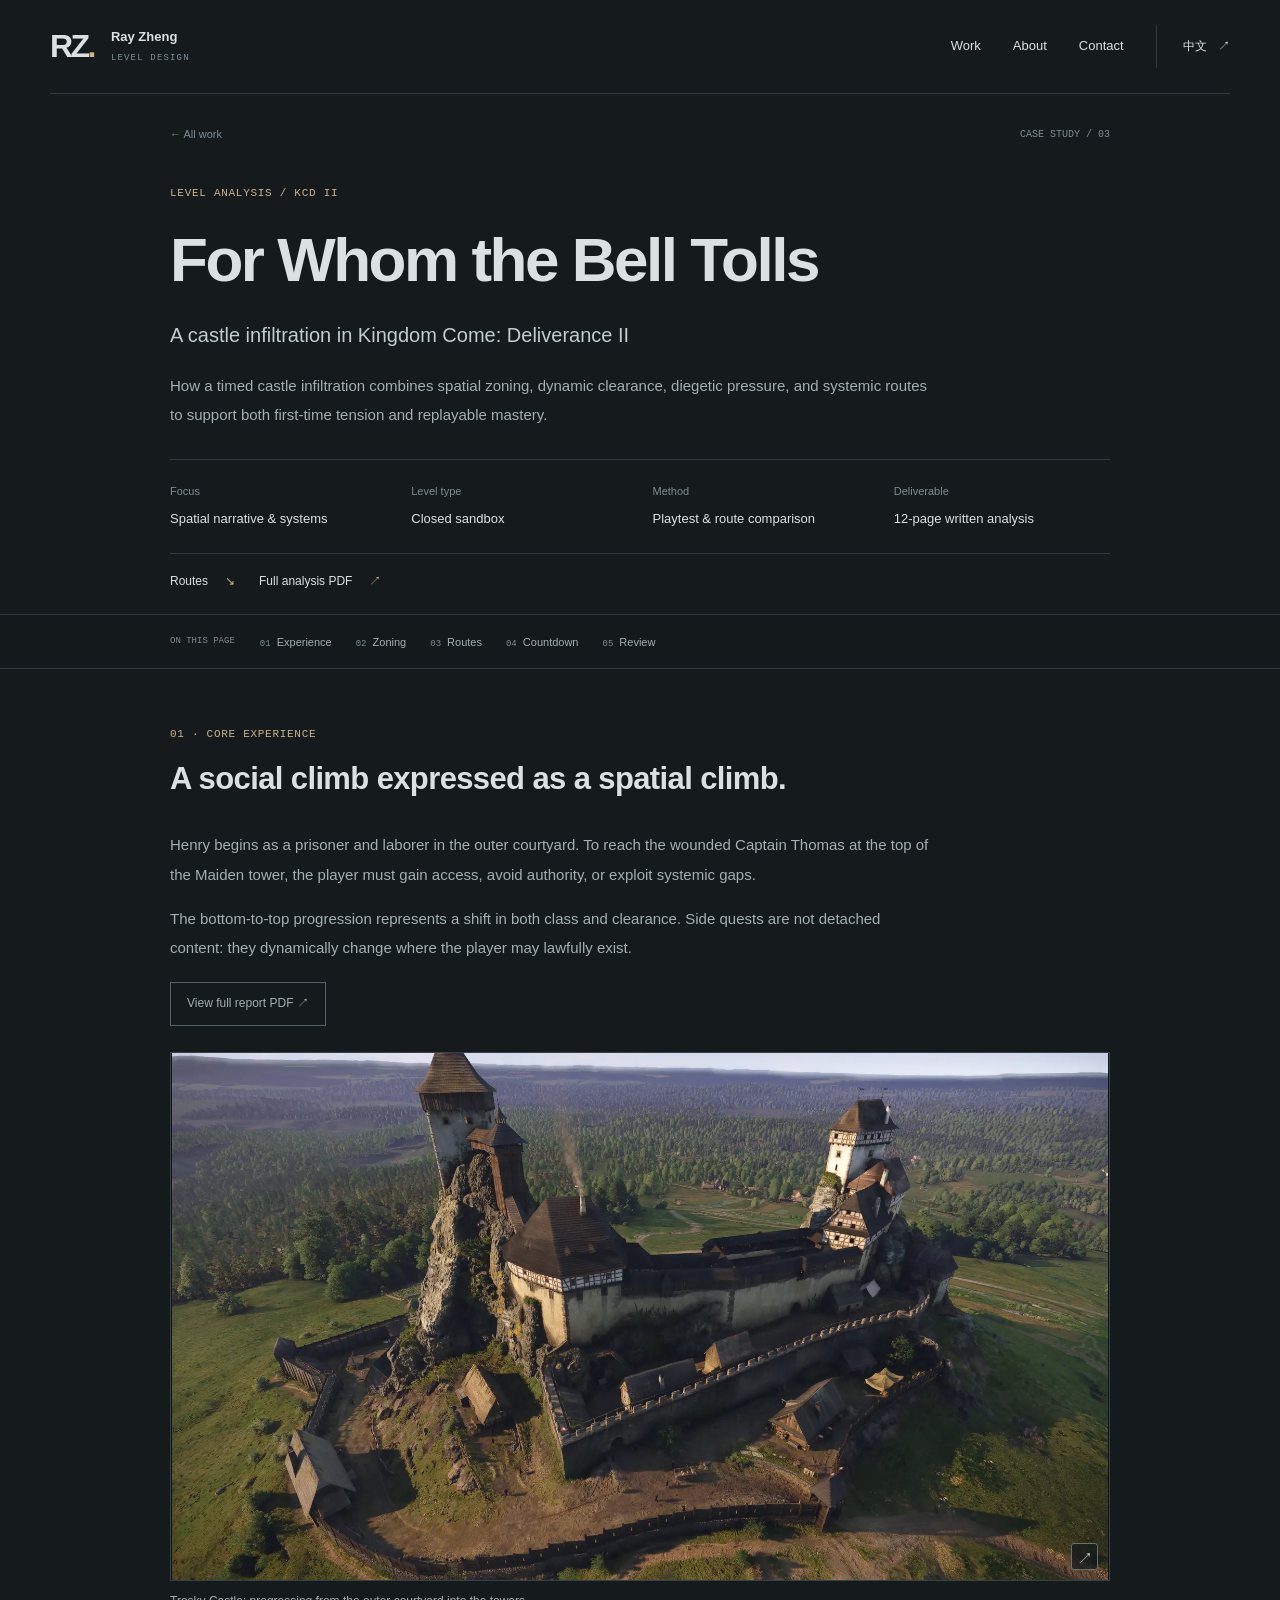
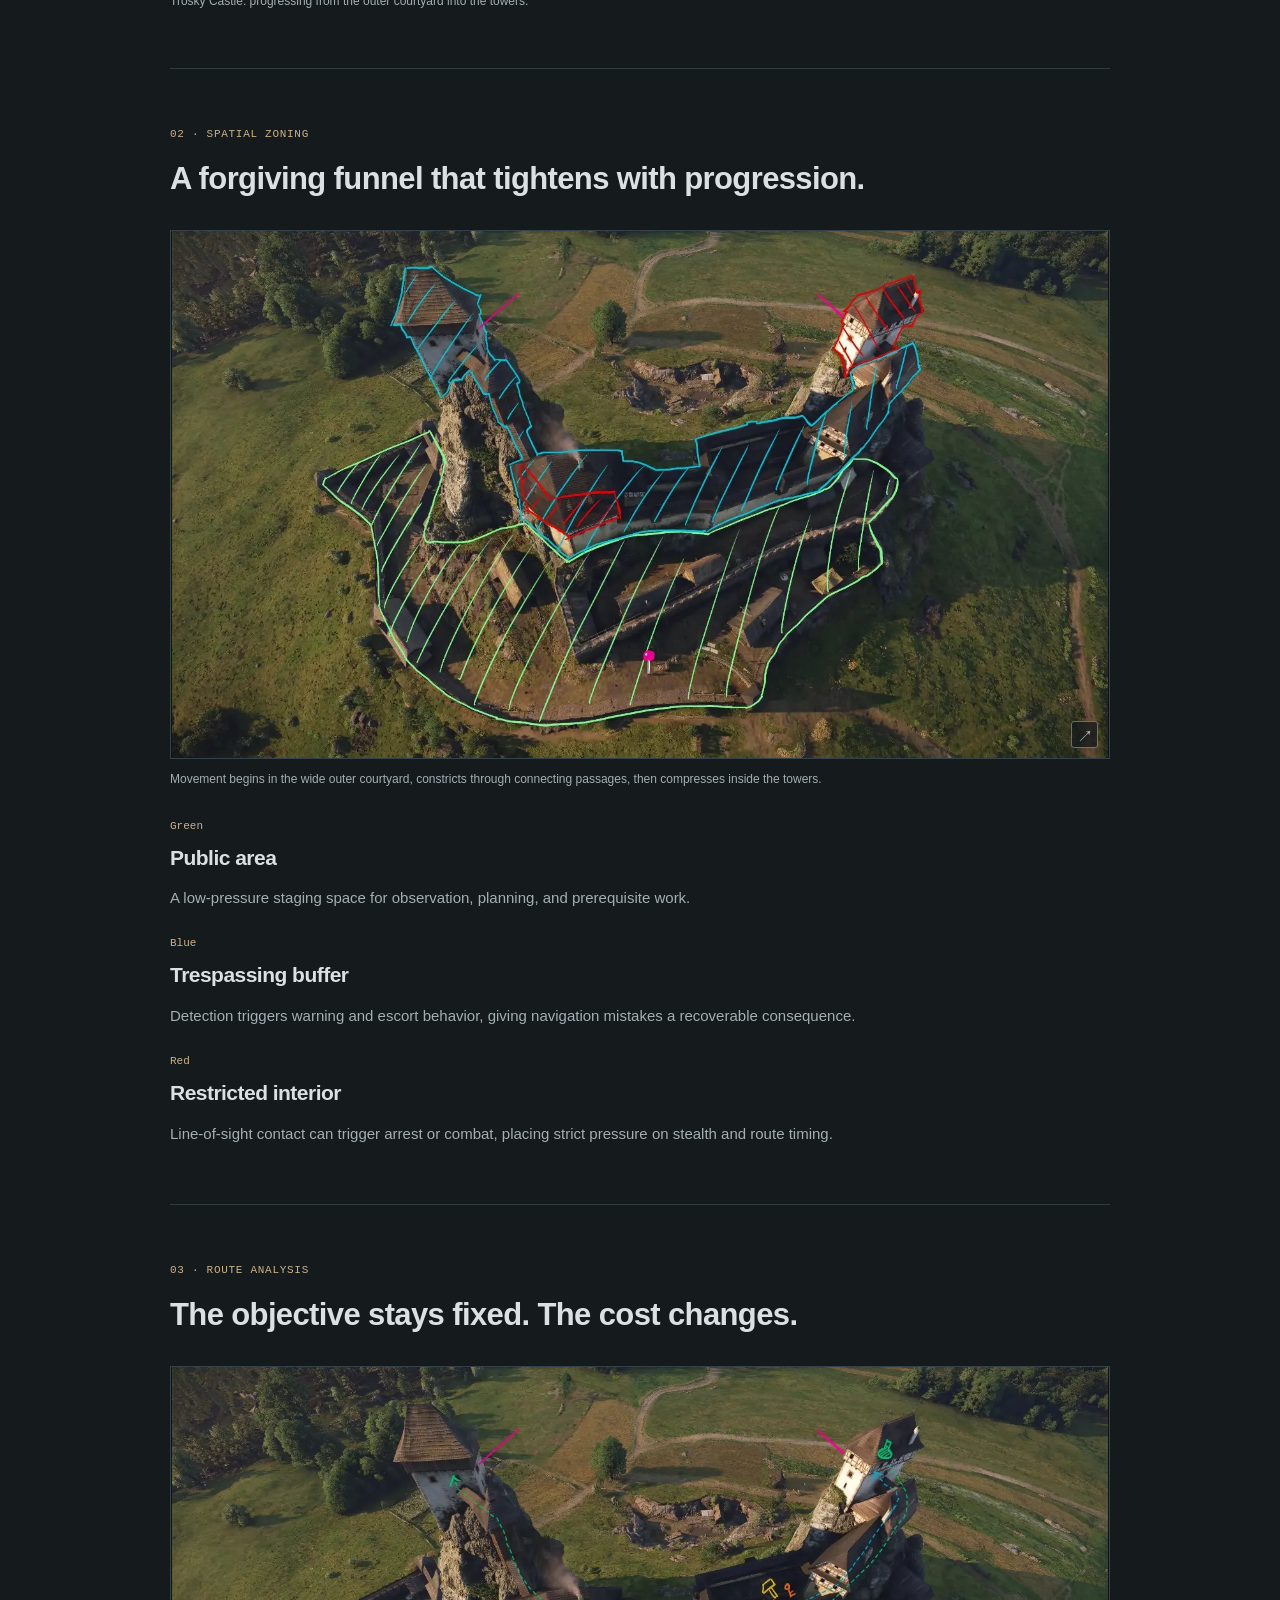
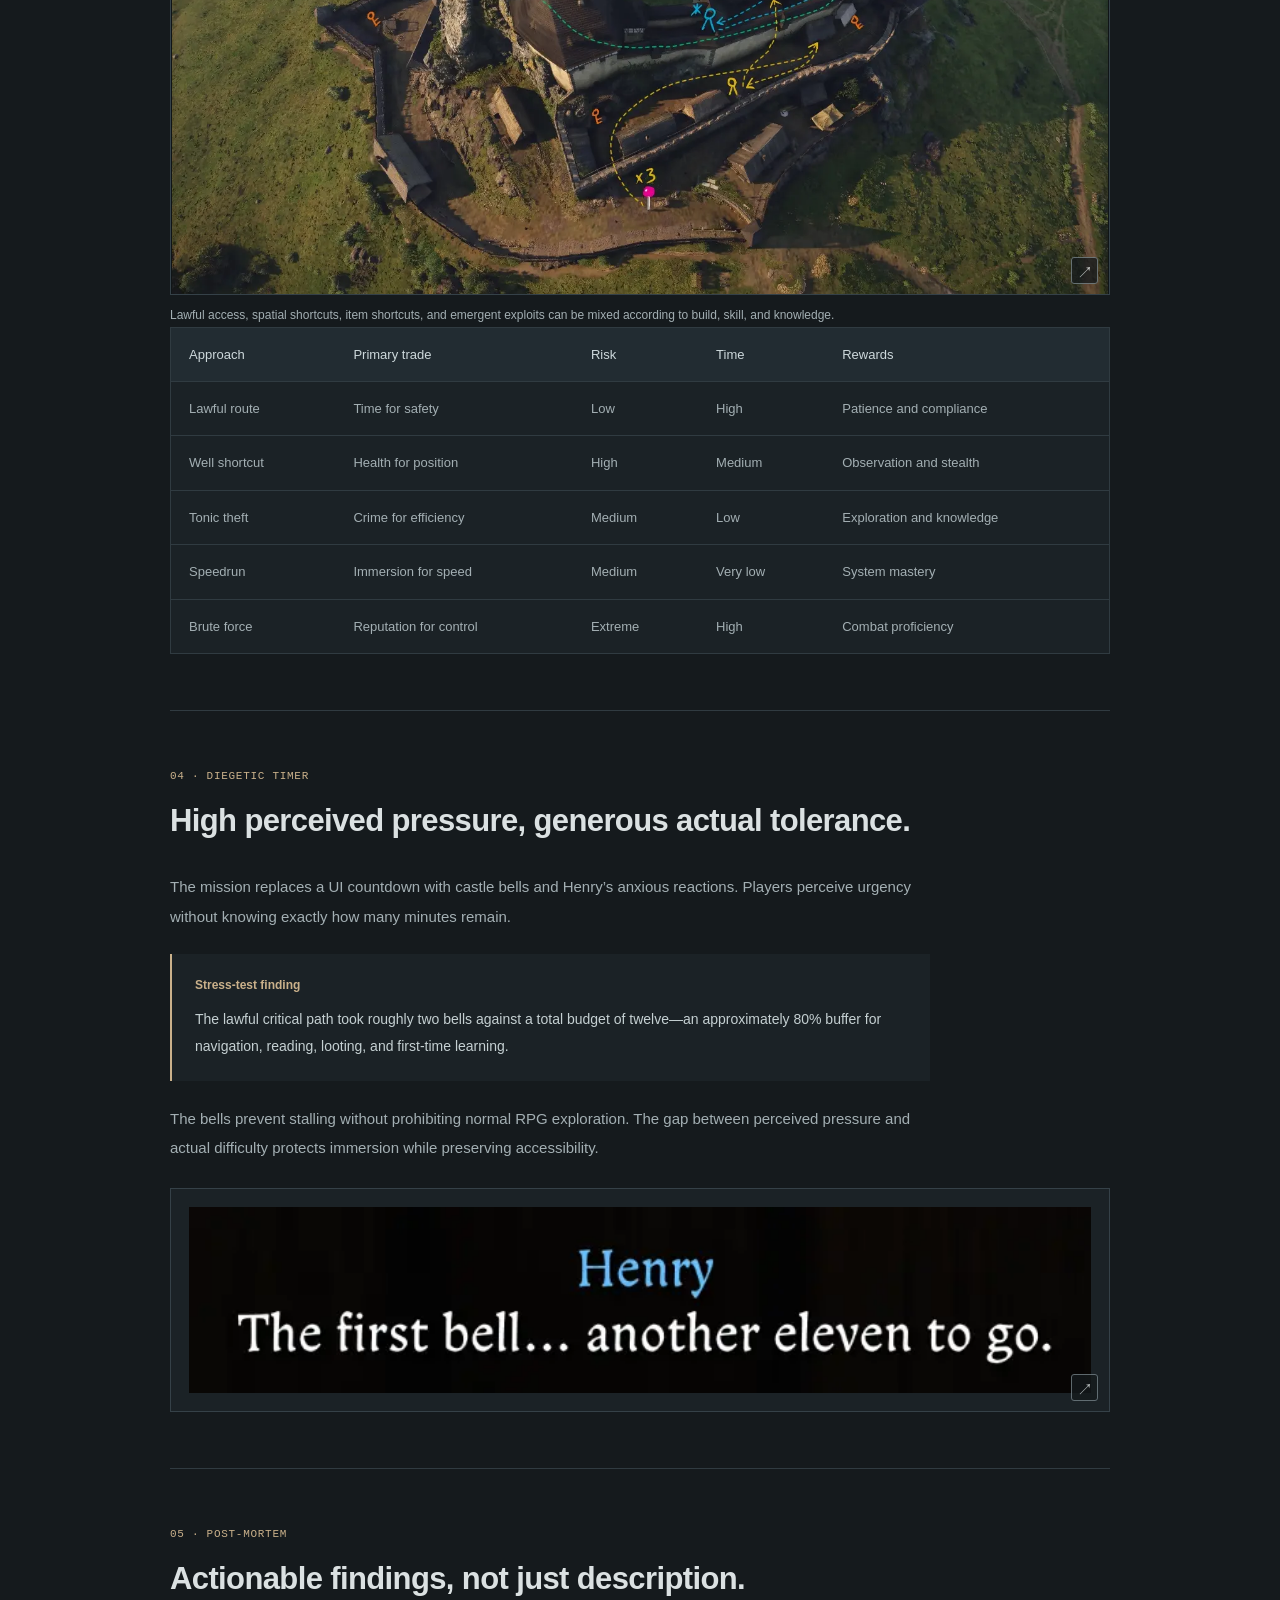
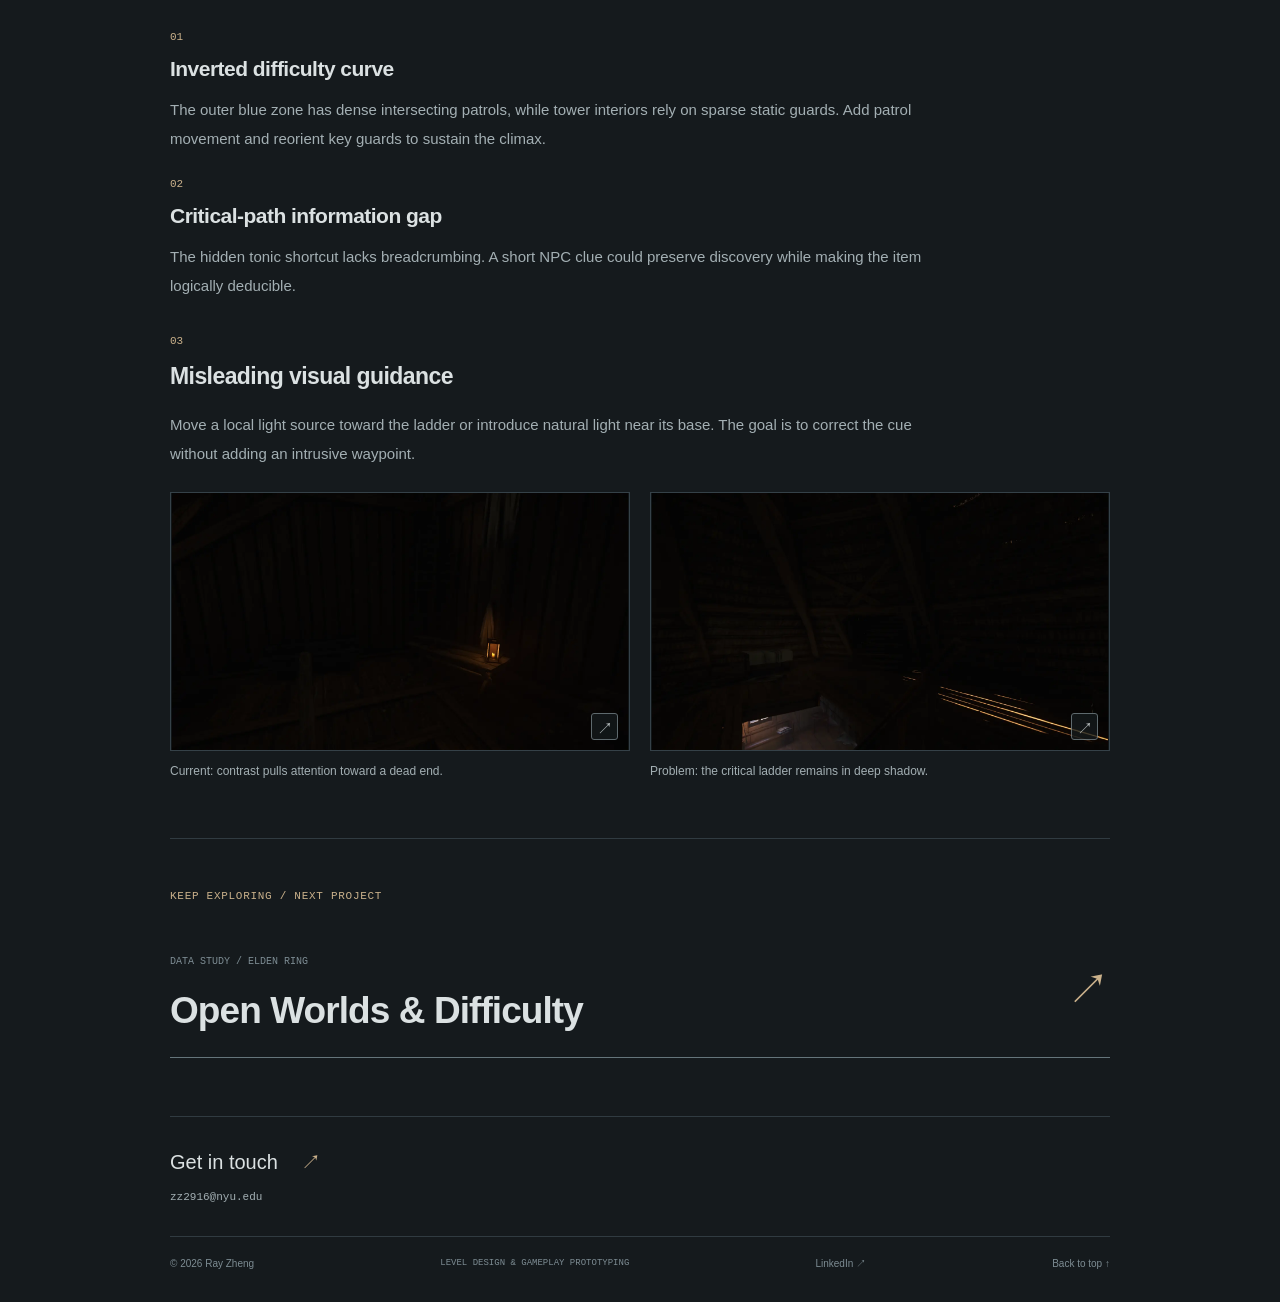
<file: projects/kcd2-analysis.html>
<!doctype html>
<html lang="en">
  <head><meta charset="utf-8"><meta name="viewport" content="width=device-width, initial-scale=1"><meta name="description" content="Ray Zheng&#x27;s level design analysis of For Whom the Bell Tolls in Kingdom Come: Deliverance II."><meta name="theme-color" content="#151a1d"><title>For Whom the Bell Tolls — Ray Zheng</title><link rel="canonical" href="https://crossoul.github.io/projects/kcd2-analysis.html"><link rel="icon" href="../assets/favicon.svg" type="image/svg+xml"><link rel="stylesheet" href="../assets/design.css"><script src="../assets/design.js" defer></script><meta name="color-scheme" content="dark"></head>
  <body class="en case-page case-kcd2-analysis">
    <a class="skip-link" href="#main">Skip to content</a>
    <header class="site-header shell">
      <a class="brand" href="../index.html" aria-label="Ray Zheng — Home"><span class="brand-mark">RZ<span>.</span></span><span class="brand-name">Ray Zheng<small>LEVEL DESIGN</small></span></a>
      <button class="nav-toggle" type="button" data-nav-toggle aria-expanded="false" aria-controls="site-nav">Menu <span aria-hidden="true">☰</span></button>
      <nav class="site-nav" id="site-nav" data-nav aria-label="Main navigation"><a href="../index.html#work">Work</a><a href="../index.html#about">About</a><a href="../index.html#contact">Contact</a><a class="lang-link" href="../zh/projects/kcd2-analysis.html" lang="zh-CN">中文 <span aria-hidden="true">↗</span></a></nav>
    </header>
    <main id="main">
      <header class="case-hero shell">
        <div class="case-breadcrumb"><a href="../index.html#work">← All work</a><span>CASE STUDY / 03</span></div>
        <div class="case-title-block"><p class="eyebrow">LEVEL ANALYSIS / KCD II</p><h1>For Whom the Bell Tolls</h1><p class="case-subtitle">A castle infiltration in Kingdom Come: Deliverance II</p><p class="case-lede">How a timed castle infiltration combines spatial zoning, dynamic clearance, diegetic pressure, and systemic routes to support both first-time tension and replayable mastery.</p></div>
        <dl class="project-meta">
          <div><dt>Focus</dt><dd>Spatial narrative & systems</dd></div>
          <div><dt>Level type</dt><dd>Closed sandbox</dd></div>
          <div><dt>Method</dt><dd>Playtest & route comparison</dd></div>
          <div><dt>Deliverable</dt><dd>12-page written analysis</dd></div>
        </dl>
        <div class="quick-links"><a href="#routes">Routes <span>↘</span></a><a href="../assets/reports/kcd2-level-analysis-en.pdf" target="_blank" rel="noopener">Full analysis PDF <span>↗</span></a></div>
      </header>
      <nav class="chapter-nav" aria-label="Project chapters">
        <div class="shell">
          <button class="chapter-toggle" type="button" aria-expanded="false" aria-controls="chapter-links">On this page <span aria-hidden="true">＋</span></button>
          <span class="chapter-label">ON THIS PAGE</span>
          <div class="chapter-links" id="chapter-links"><a href="#experience"><span>01</span> Experience</a><a href="#zoning"><span>02</span> Zoning</a><a href="#routes"><span>03</span> Routes</a><a href="#countdown"><span>04</span> Countdown</a><a href="#review"><span>05</span> Review</a></div>
        </div>
      </nav>
      <section class="case-section shell" id="experience">
        <div class="section-title"><p class="eyebrow">01 · Core experience</p><h2>A social climb expressed as a spatial climb.</h2></div>
        <div class="prose"><p>Henry begins as a prisoner and laborer in the outer courtyard. To reach the wounded Captain Thomas at the top of the Maiden tower, the player must gain access, avoid authority, or exploit systemic gaps.</p><p>The bottom-to-top progression represents a shift in both class and clearance. Side quests are not detached content: they dynamically change where the player may lawfully exist.</p><a class="button button-quiet" href="../assets/reports/kcd2-level-analysis-en.pdf" target="_blank" rel="noopener">View full report PDF ↗</a></div>
        <figure class="media-figure"><a class="media-frame image-frame" href="../assets/images/kcd2-castle.webp" target="_blank" rel="noopener" title="Open full image"><img src="../assets/images/kcd2-castle.webp" alt="Trosky Castle overview" width="1800" height="1013" loading="lazy"></a><figcaption>Trosky Castle: progressing from the outer courtyard into the towers.</figcaption></figure>
      </section>
      <section class="case-section shell" id="zoning">
        <div class="section-title"><p class="eyebrow">02 · Spatial zoning</p><h2>A forgiving funnel that tightens with progression.</h2></div>
        <figure class="media-figure"><a class="media-frame image-frame" href="../assets/images/kcd2-zoning.webp" target="_blank" rel="noopener" aria-label="Open full image: Annotated aerial map showing public, trespassing, and hostile zones at Trosky Castle" title="Open full image"><img src="../assets/images/kcd2-zoning.webp" alt="Annotated aerial map showing public, trespassing, and hostile zones at Trosky Castle" loading="lazy" width="1467" height="825"></a><figcaption>Movement begins in the wide outer courtyard, constricts through connecting passages, then compresses inside the towers.</figcaption></figure>
        <div class="note-list">
          <article class="note-item"><span>Green</span><h3>Public area</h3><p>A low-pressure staging space for observation, planning, and prerequisite work.</p></article>
          <article class="note-item"><span>Blue</span><h3>Trespassing buffer</h3><p>Detection triggers warning and escort behavior, giving navigation mistakes a recoverable consequence.</p></article>
          <article class="note-item"><span>Red</span><h3>Restricted interior</h3><p>Line-of-sight contact can trigger arrest or combat, placing strict pressure on stealth and route timing.</p></article>
        </div>
      </section>
      <section class="case-section shell" id="routes">
        <div class="section-title"><p class="eyebrow">03 · Route analysis</p><h2>The objective stays fixed. The cost changes.</h2></div>
        <figure class="media-figure"><a class="media-frame image-frame" href="../assets/images/kcd2-paths.webp" target="_blank" rel="noopener" aria-label="Open full image: Annotated aerial map showing routes through Trosky Castle" title="Open full image"><img src="../assets/images/kcd2-paths.webp" alt="Annotated aerial map showing routes through Trosky Castle" loading="lazy" width="1490" height="838"></a><figcaption>Lawful access, spatial shortcuts, item shortcuts, and emergent exploits can be mixed according to build, skill, and knowledge.</figcaption></figure>
        <div class="route-table-wrap" tabindex="0" role="region" aria-label="Comparison table; scroll horizontally">
          <table class="route-table">
            <thead><tr><th>Approach</th><th>Primary trade</th><th>Risk</th><th>Time</th><th>Rewards</th></tr></thead>
            <tbody><tr><td>Lawful route</td><td>Time for safety</td><td>Low</td><td>High</td><td>Patience and compliance</td></tr><tr><td>Well shortcut</td><td>Health for position</td><td>High</td><td>Medium</td><td>Observation and stealth</td></tr><tr><td>Tonic theft</td><td>Crime for efficiency</td><td>Medium</td><td>Low</td><td>Exploration and knowledge</td></tr><tr><td>Speedrun</td><td>Immersion for speed</td><td>Medium</td><td>Very low</td><td>System mastery</td></tr><tr><td>Brute force</td><td>Reputation for control</td><td>Extreme</td><td>High</td><td>Combat proficiency</td></tr></tbody>
          </table>
        </div>
      </section>
      <section class="case-section shell" id="countdown">
        <div class="section-title"><p class="eyebrow">04 · Diegetic timer</p><h2>High perceived pressure, generous actual tolerance.</h2></div>
        <div class="prose">
          <p>The mission replaces a UI countdown with castle bells and Henry’s anxious reactions. Players perceive urgency without knowing exactly how many minutes remain.</p>
          <div class="finding"><strong>Stress-test finding</strong><span>The lawful critical path took roughly two bells against a total budget of twelve—an approximately 80% buffer for navigation, reading, looting, and first-time learning.</span></div>
          <p>The bells prevent stalling without prohibiting normal RPG exploration. The gap between perceived pressure and actual difficulty protects immersion while preserving accessibility.</p>
        </div>
        <figure class="media-figure media-excerpt"><a class="media-frame image-frame" href="../assets/images/kcd2-bell.webp" target="_blank" rel="noopener" aria-label="Open full image: Henry reacting to the first bell with eleven remaining" title="Open full image"><img class="inline-evidence" src="../assets/images/kcd2-bell.webp" alt="Henry reacting to the first bell with eleven remaining" loading="lazy" width="661" height="136"></a></figure>
      </section>
      <section class="case-section shell" id="review">
        <div class="section-title"><p class="eyebrow">05 · Post-mortem</p><h2>Actionable findings, not just description.</h2></div>
        <div class="note-list">
          <article class="note-item"><span>01</span><h3>Inverted difficulty curve</h3><p>The outer blue zone has dense intersecting patrols, while tower interiors rely on sparse static guards. Add patrol movement and reorient key guards to sustain the climax.</p></article>
          <article class="note-item"><span>02</span><h3>Critical-path information gap</h3><p>The hidden tonic shortcut lacks breadcrumbing. A short NPC clue could preserve discovery while making the item logically deducible.</p></article>
        </div>
        <div class="study">
          <div class="study-copy"><span>03</span><h3>Misleading visual guidance</h3><p>Move a local light source toward the ladder or introduce natural light near its base. The goal is to correct the cue without adding an intrusive waypoint.</p></div>
          <div class="media-pair">
            <figure class="media-figure"><a class="media-frame image-frame" href="../assets/images/kcd2-light-front.webp" target="_blank" rel="noopener" aria-label="Open full image: Dark tower attic with light drawing attention toward a dead end" title="Open full image"><img src="../assets/images/kcd2-light-front.webp" alt="Dark tower attic with light drawing attention toward a dead end" loading="lazy" width="1600" height="900"></a><figcaption>Current: contrast pulls attention toward a dead end.</figcaption></figure>
            <figure class="media-figure"><a class="media-frame image-frame" href="../assets/images/kcd2-light-rear.webp" target="_blank" rel="noopener" aria-label="Open full image: Dark ladder hidden behind the player in the tower attic" title="Open full image"><img src="../assets/images/kcd2-light-rear.webp" alt="Dark ladder hidden behind the player in the tower attic" loading="lazy" width="1600" height="900"></a><figcaption>Problem: the critical ladder remains in deep shadow.</figcaption></figure>
          </div>
        </div>
      </section>
      <section class="next-project shell"><p class="eyebrow">KEEP EXPLORING / NEXT PROJECT</p><a href="elden-ring-research.html"><div><span>DATA STUDY / ELDEN RING</span><h2>Open Worlds & Difficulty</h2></div><span aria-hidden="true">↗</span></a></section>
    </main>
    <footer class="site-footer shell">
      <a class="footer-name" href="mailto:zz2916@nyu.edu">Get in touch <span>↗</span><small>zz2916@nyu.edu</small></a>
      <div class="footer-bottom"><span>© <span data-year>2026</span> Ray Zheng</span><span>LEVEL DESIGN & GAMEPLAY PROTOTYPING</span><a href="https://www.linkedin.com/in/zerui-zheng" target="_blank" rel="noopener">LinkedIn ↗</a><a href="#main">Back to top ↑</a></div>
    </footer>
  </body>
</html>
</file>
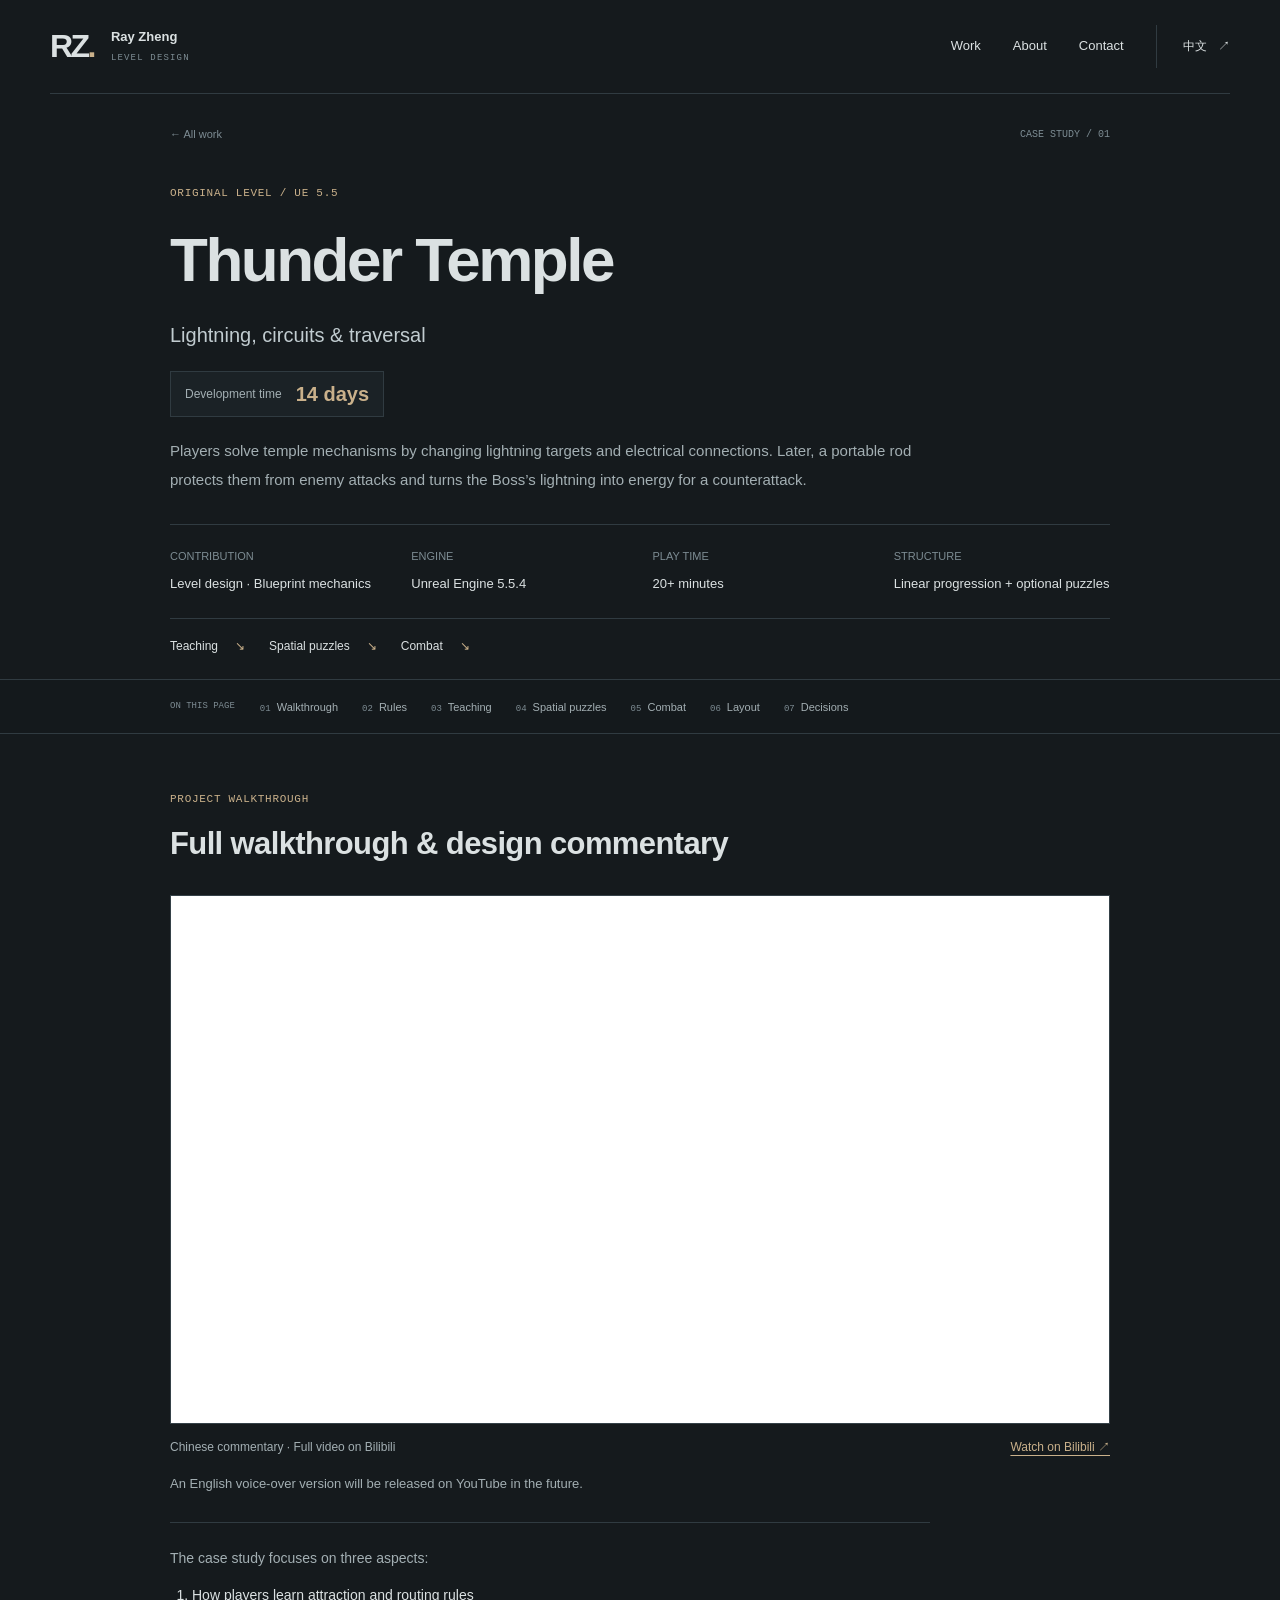
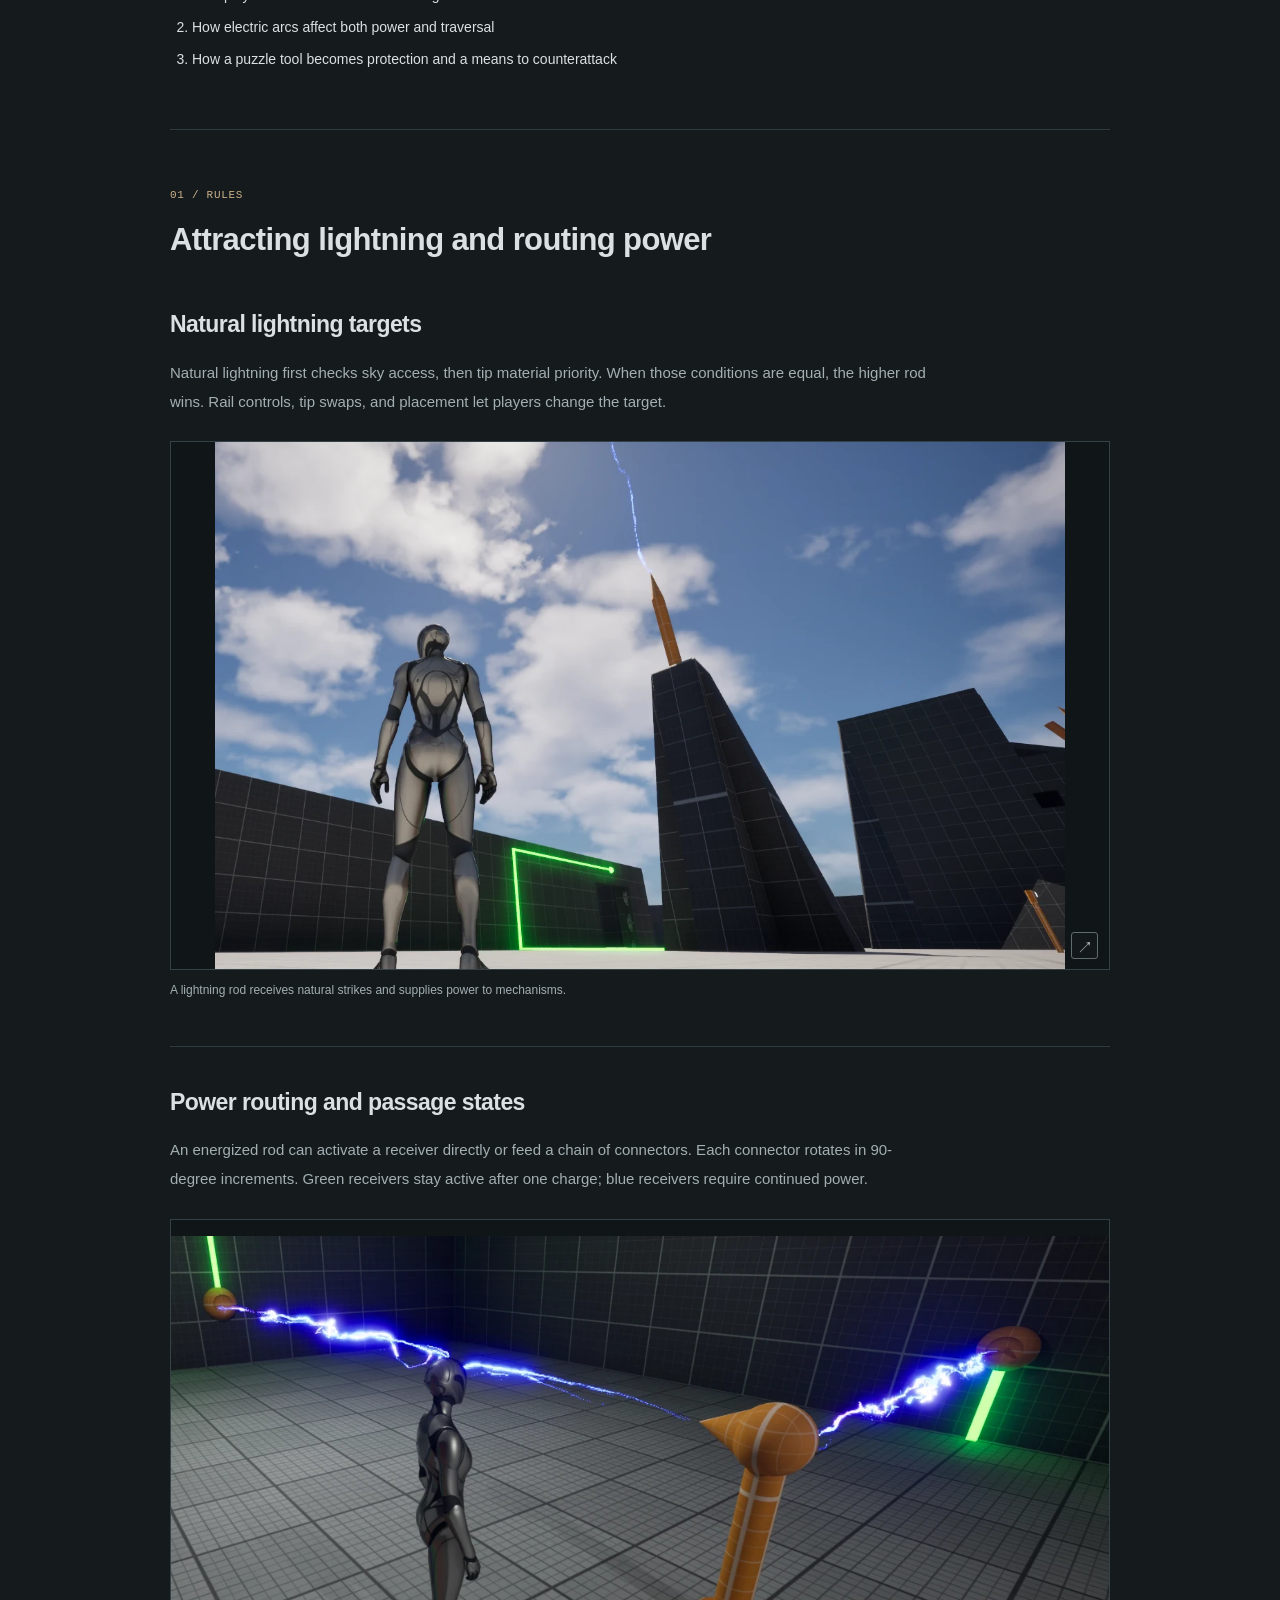
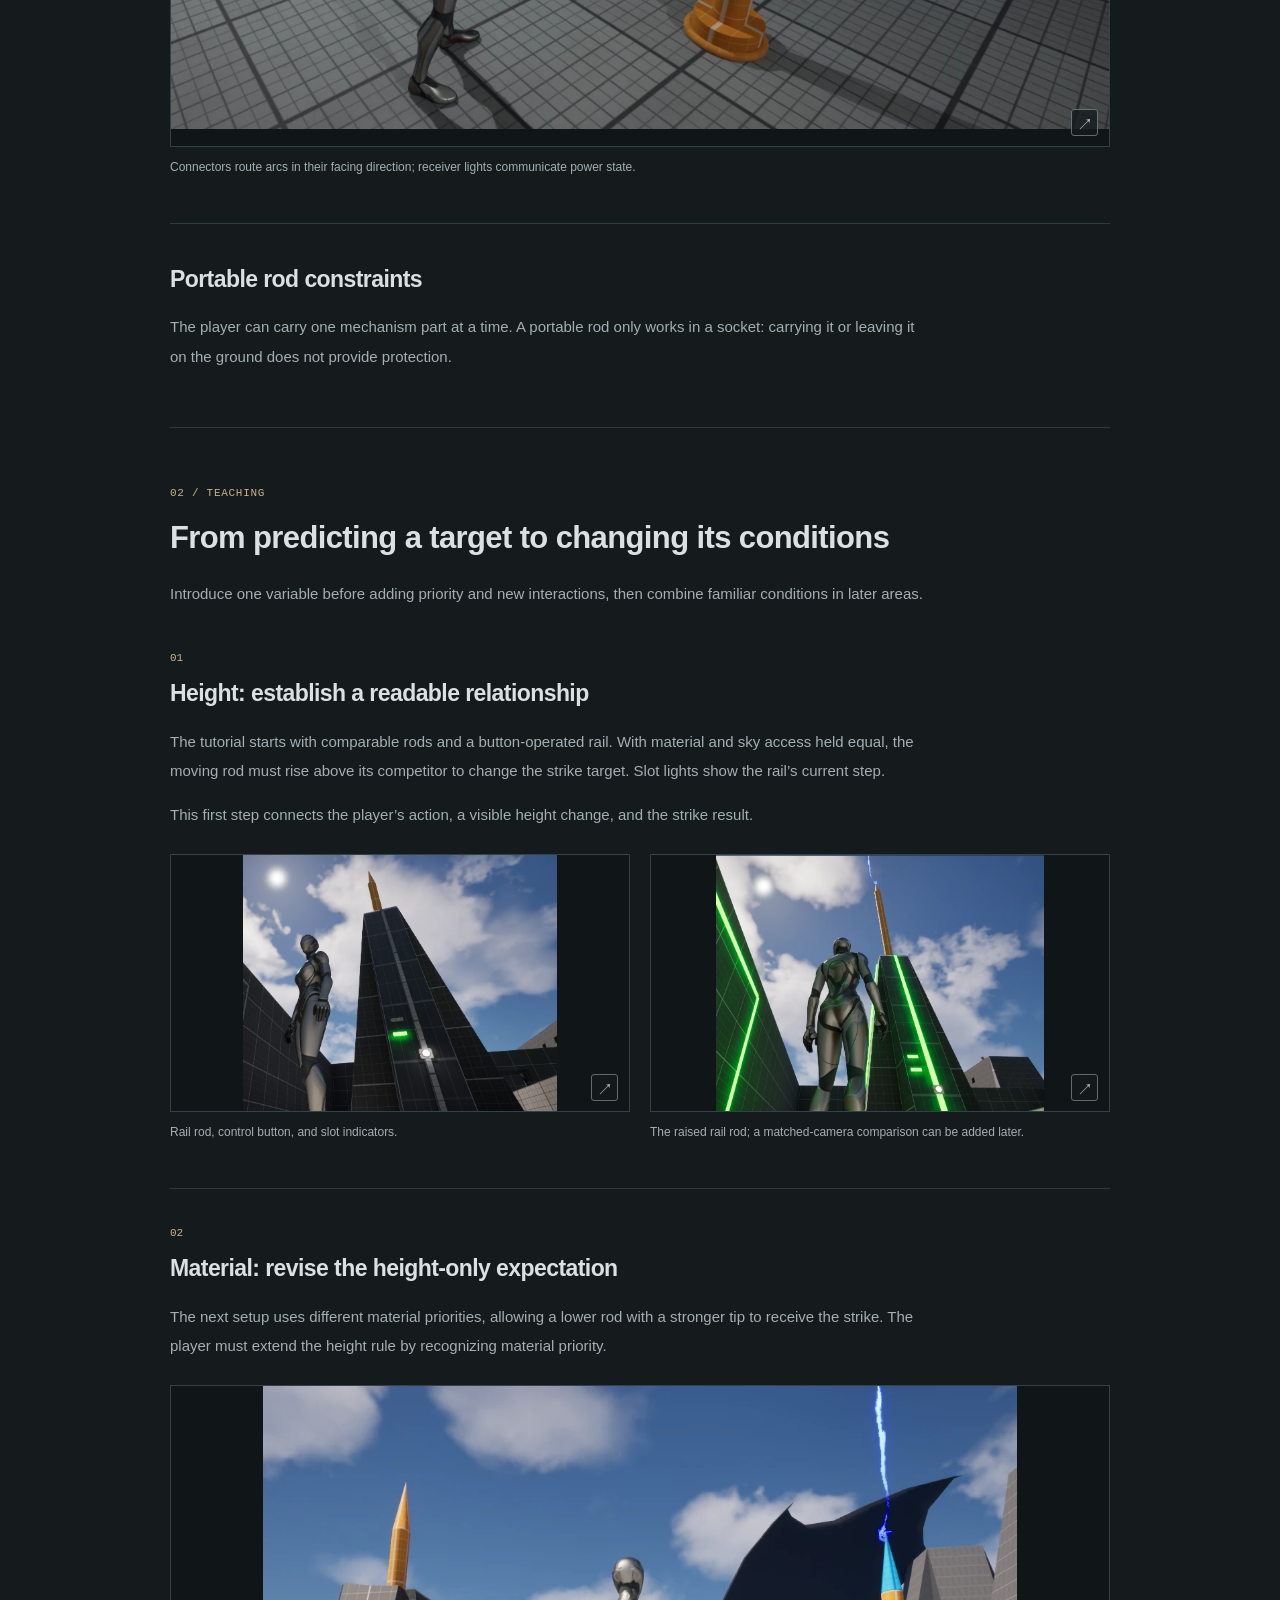
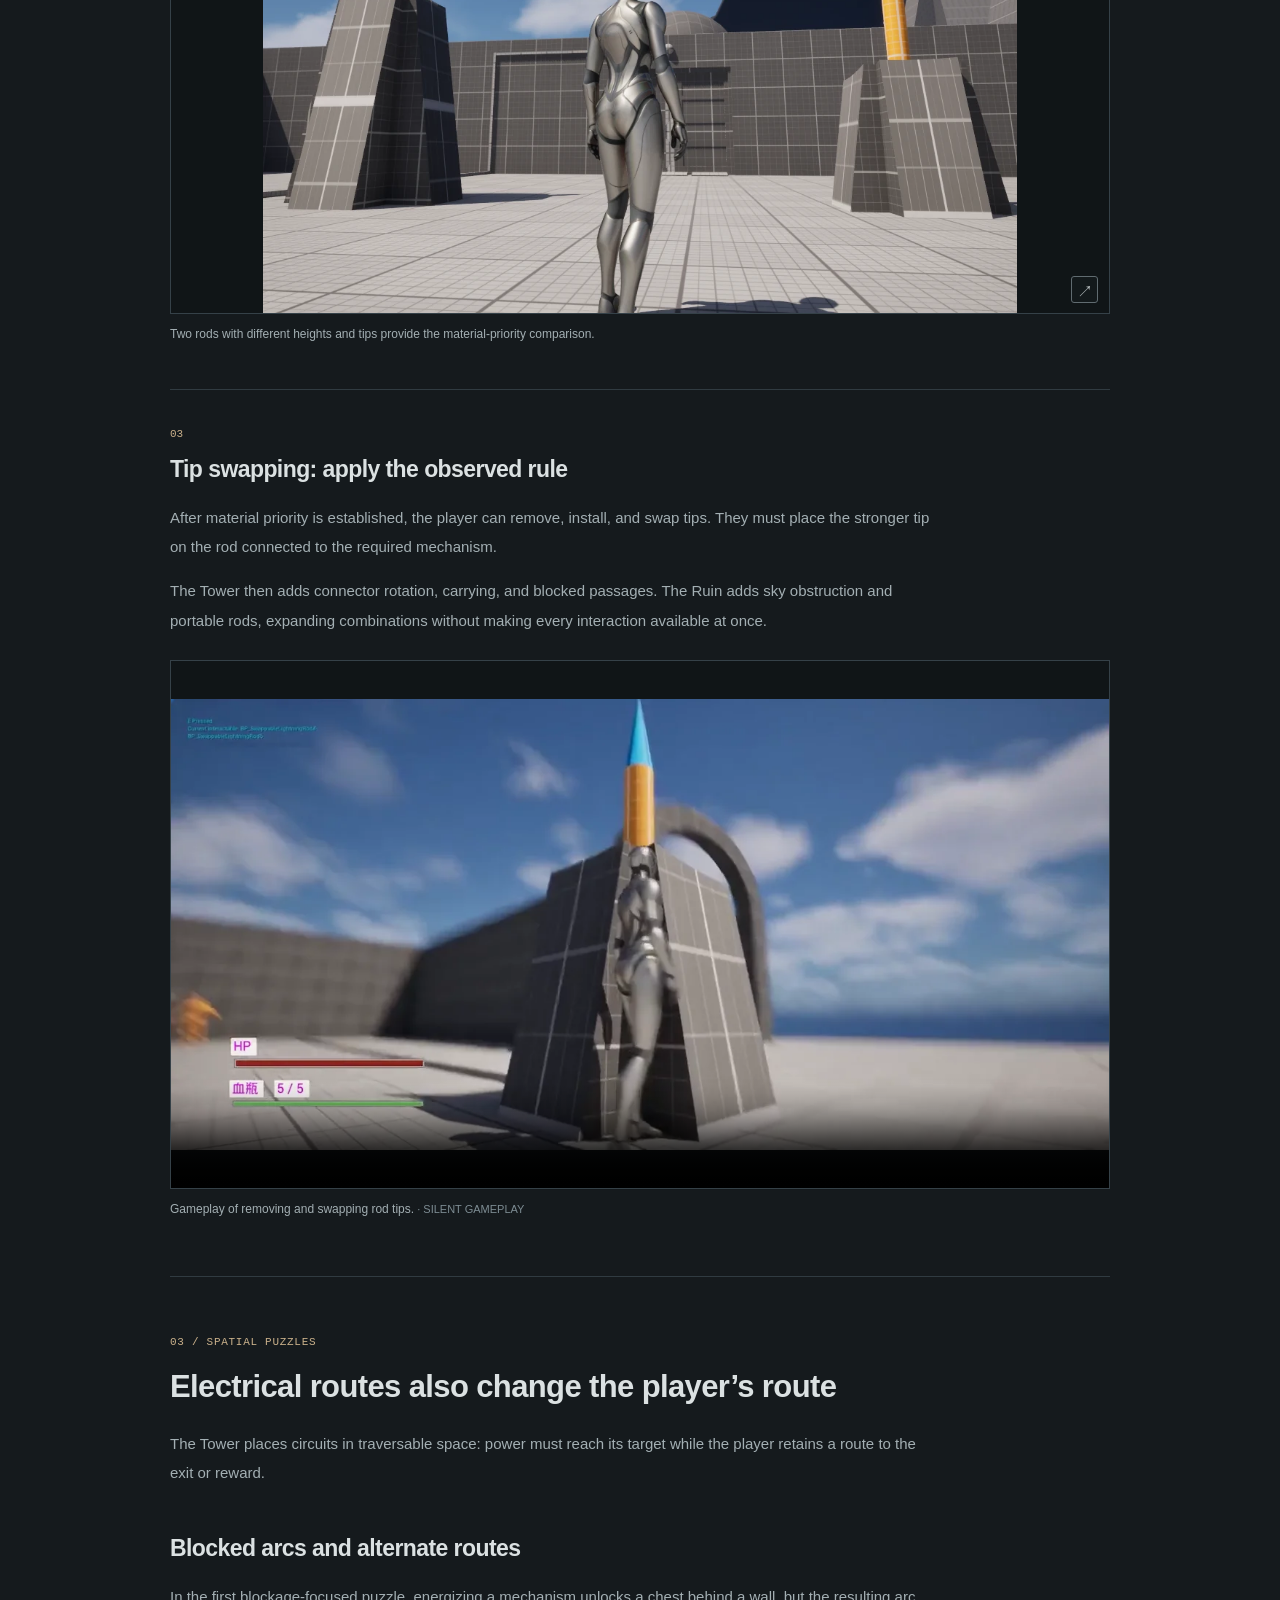
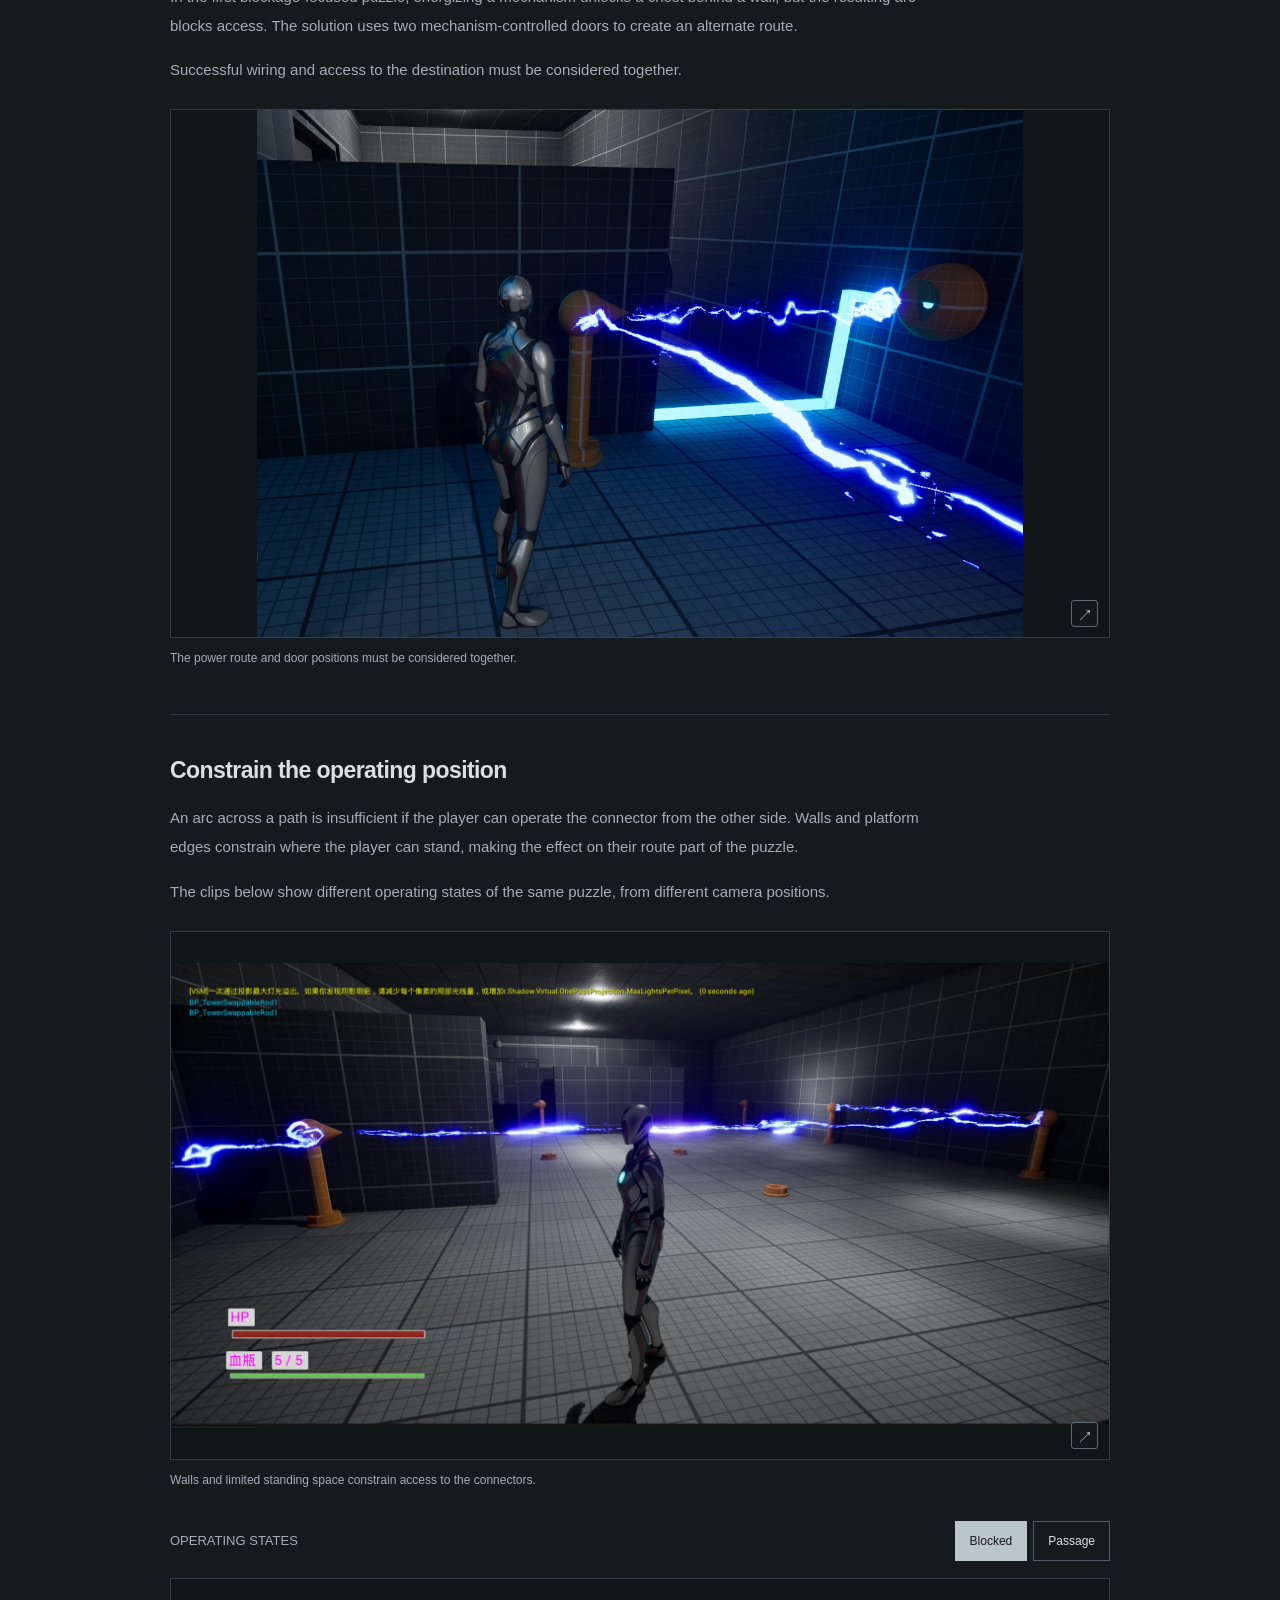
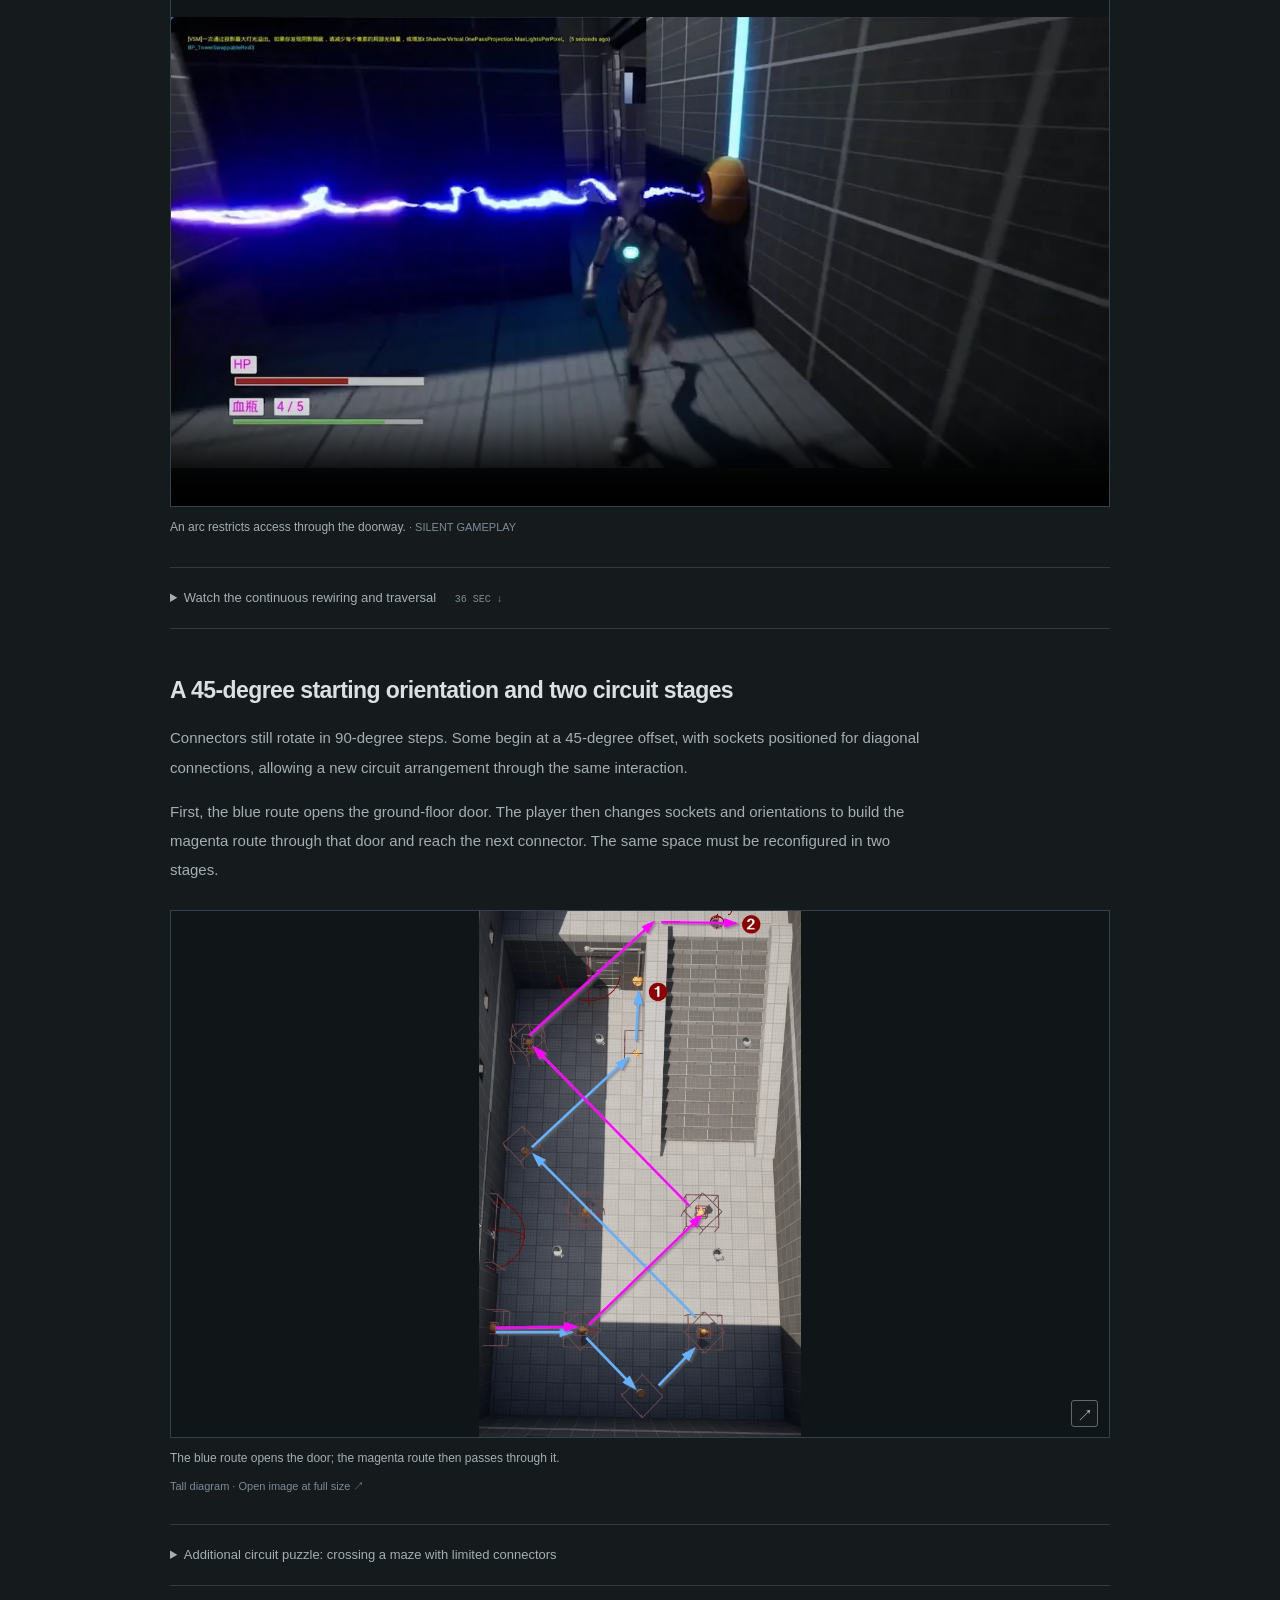
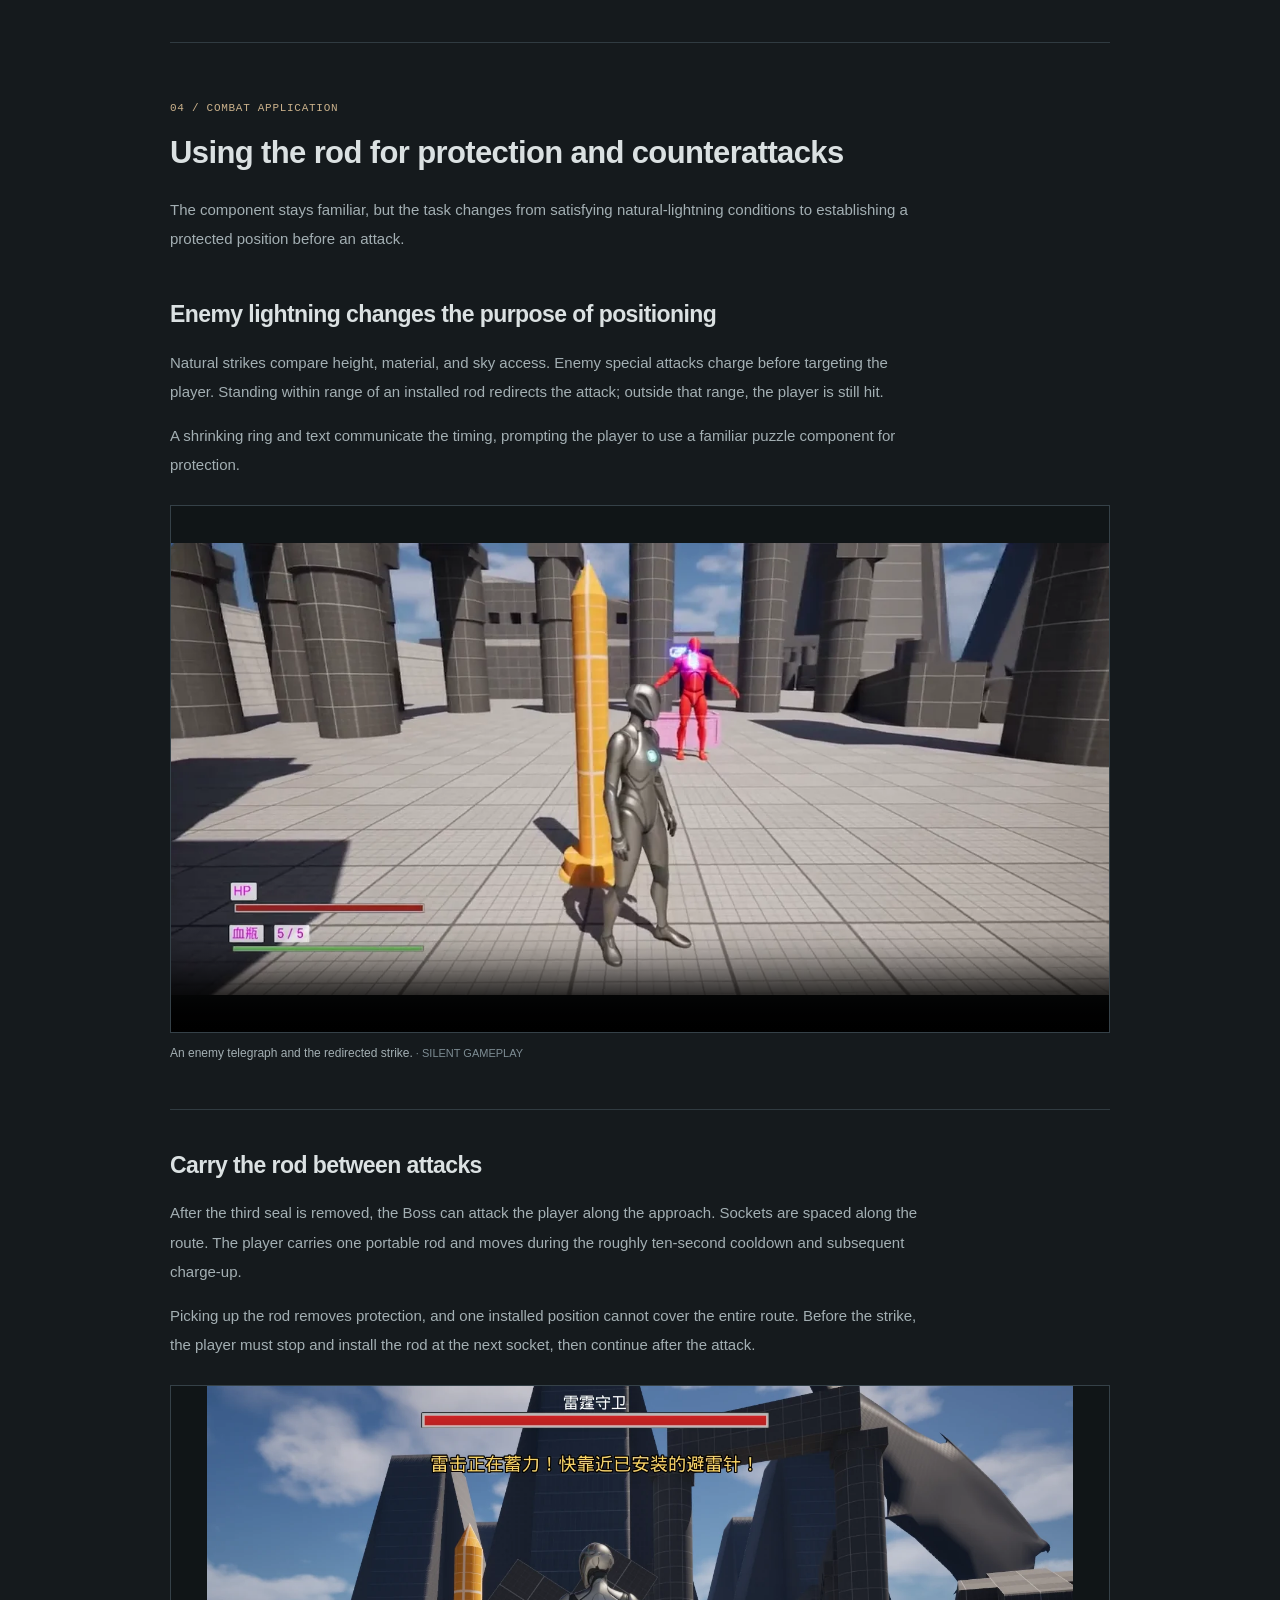
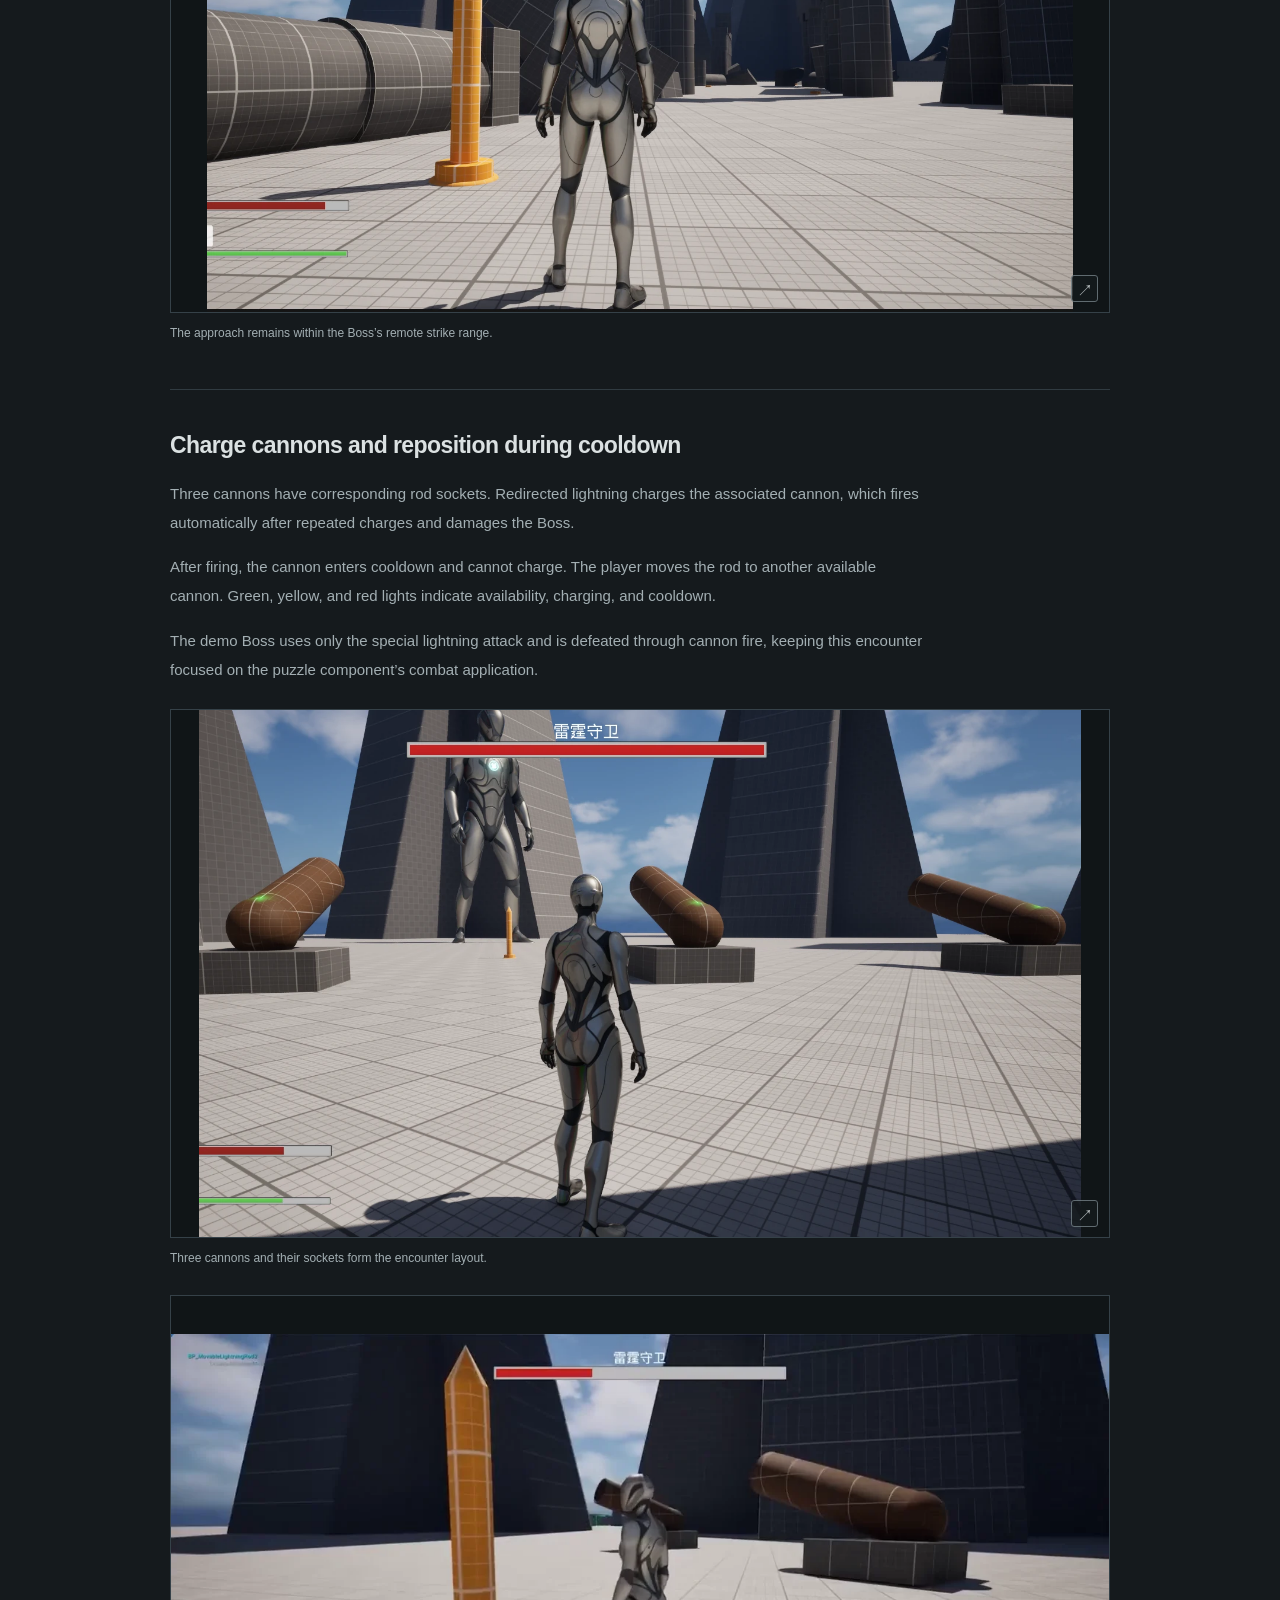
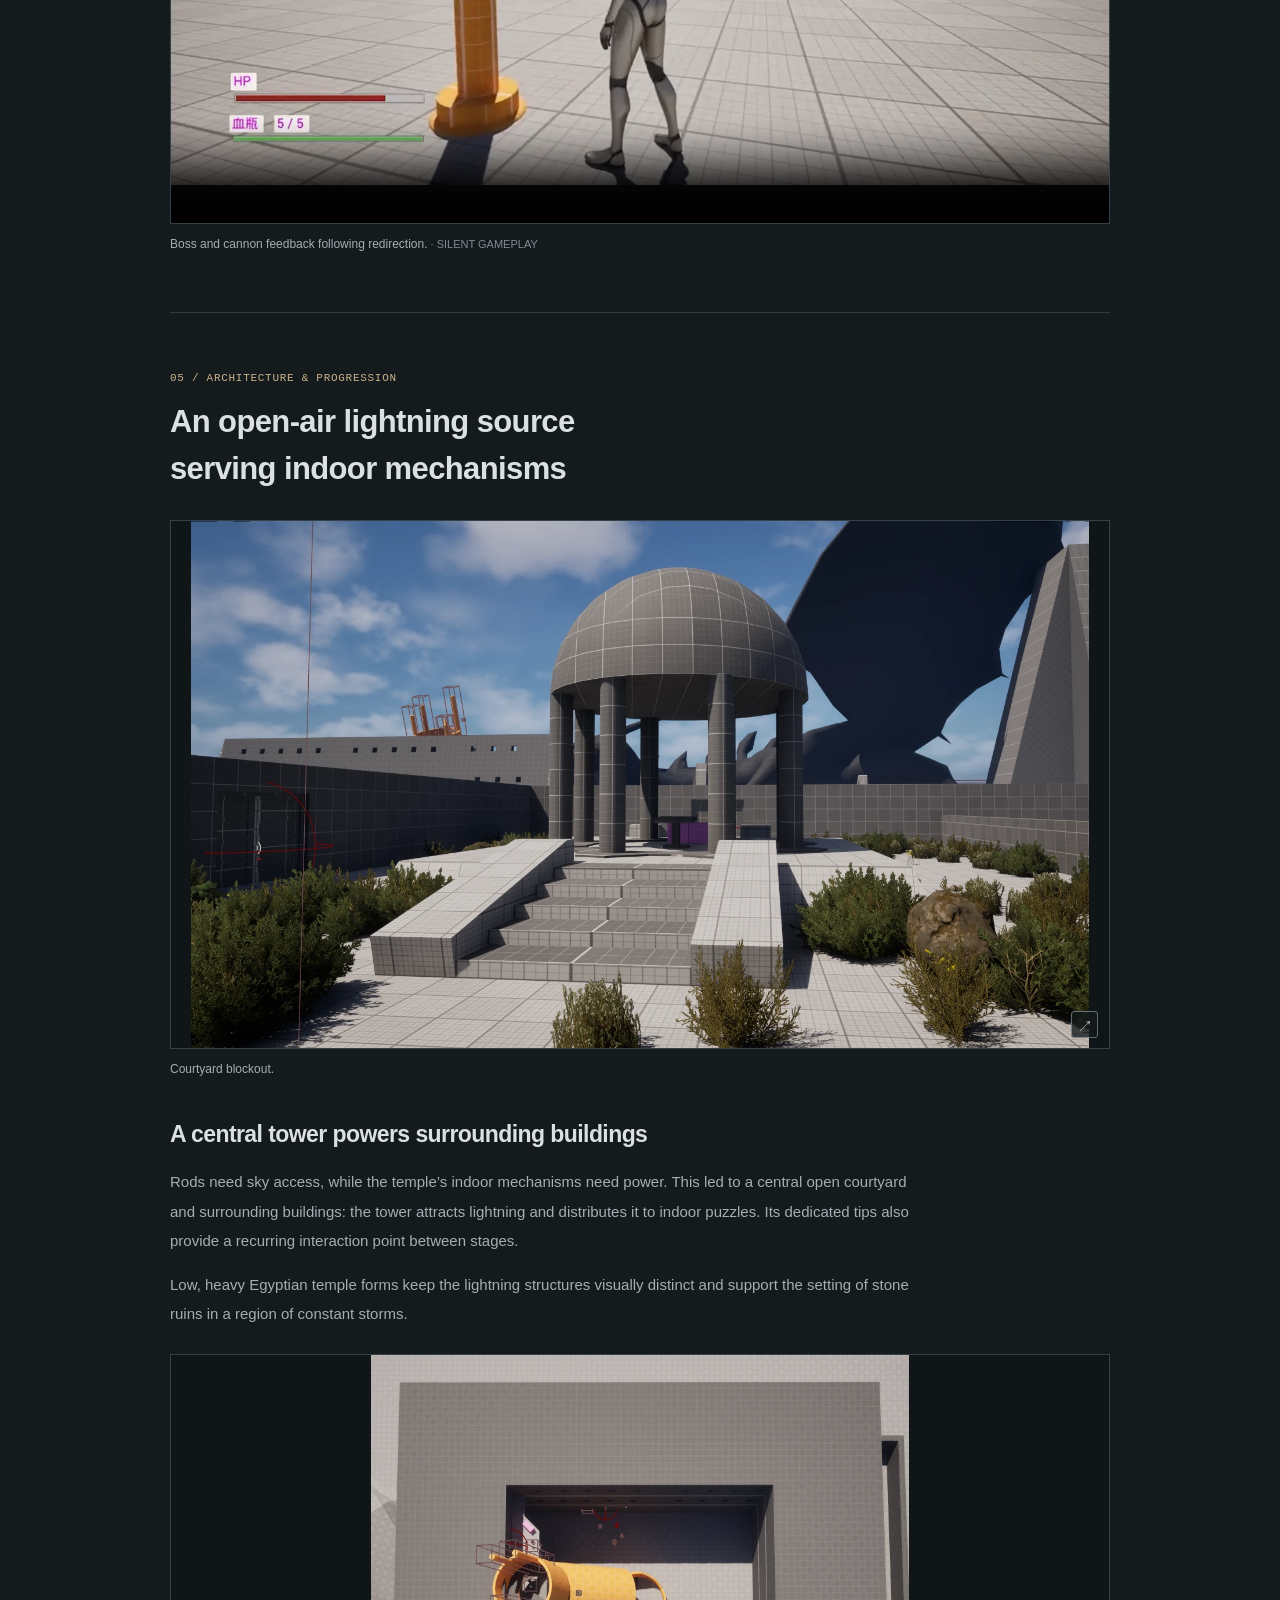
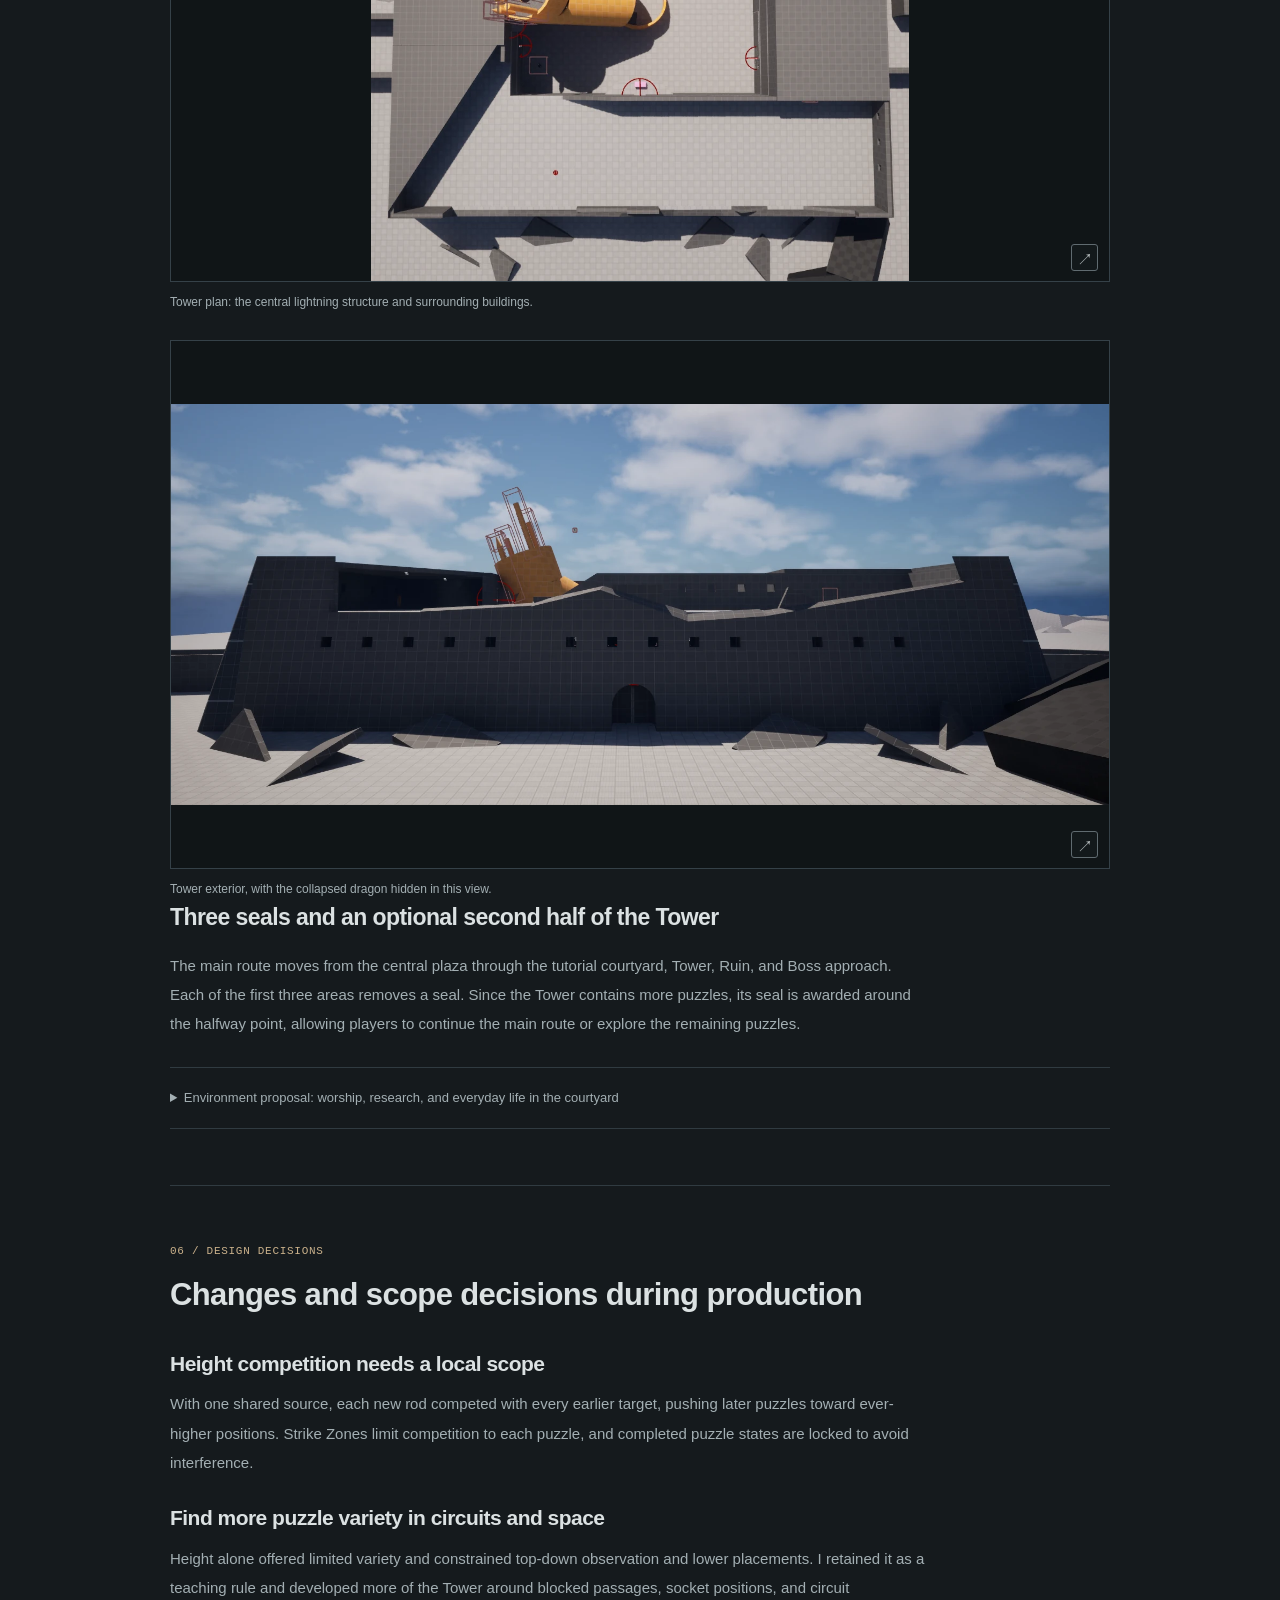
<file: projects/thunder-temple.html>
<!doctype html>
<html lang="en">
  <head><meta charset="utf-8"><meta name="viewport" content="width=device-width, initial-scale=1"><meta name="description" content="Thunder Temple level design: mechanic teaching, spatial circuit puzzles, and lightning rods used for protection and cannon counterattacks."><meta name="theme-color" content="#151a1d"><title>Thunder Temple — Ray Zheng</title><link rel="canonical" href="https://crossoul.github.io/projects/thunder-temple.html"><link rel="icon" href="../assets/favicon.svg" type="image/svg+xml"><link rel="stylesheet" href="../assets/design.css"><script src="../assets/design.js" defer></script><meta name="color-scheme" content="dark"></head>
  <body class="en case-page case-thunder-temple">
    <a class="skip-link" href="#main">Skip to content</a>
    <header class="site-header shell">
      <a class="brand" href="../index.html" aria-label="Ray Zheng — Home"><span class="brand-mark">RZ<span>.</span></span><span class="brand-name">Ray Zheng<small>LEVEL DESIGN</small></span></a>
      <button class="nav-toggle" type="button" data-nav-toggle aria-expanded="false" aria-controls="site-nav">Menu <span aria-hidden="true">☰</span></button>
      <nav class="site-nav" id="site-nav" data-nav aria-label="Main navigation"><a href="../index.html#work">Work</a><a href="../index.html#about">About</a><a href="../index.html#contact">Contact</a><a class="lang-link" href="../zh/projects/thunder-temple.html" lang="zh-CN">中文 <span aria-hidden="true">↗</span></a></nav>
    </header>
    <main id="main">
      <header class="case-hero shell">
        <div class="case-breadcrumb"><a href="../index.html#work">← All work</a><span>CASE STUDY / 01</span></div>
        <div class="case-title-block"><p class="eyebrow">ORIGINAL LEVEL / UE 5.5</p><h1>Thunder Temple</h1><p class="case-subtitle">Lightning, circuits & traversal</p><p class="development-time"><span>Development time</span><strong>14 days</strong></p><p class="case-lede">Players solve temple mechanisms by changing lightning targets and electrical connections. Later, a portable rod protects them from enemy attacks and turns the Boss’s lightning into energy for a counterattack.
</p></div>
        <dl class="project-meta">
          <div><dt>CONTRIBUTION
</dt><dd>Level design · Blueprint mechanics
</dd></div>
          <div><dt>ENGINE
</dt><dd>Unreal Engine 5.5.4
</dd></div>
          <div><dt>PLAY TIME
</dt><dd>20+ minutes
</dd></div>
          <div><dt>STRUCTURE
</dt><dd>Linear progression + optional puzzles
</dd></div>
        </dl>
        <div class="quick-links"><a href="#teaching">Teaching <span>↘</span></a><a href="#tower">Spatial puzzles <span>↘</span></a><a href="#combat">Combat <span>↘</span></a></div>
      </header>
      <nav class="chapter-nav" aria-label="Project chapters">
        <div class="shell">
          <button class="chapter-toggle" type="button" aria-expanded="false" aria-controls="chapter-links">On this page <span aria-hidden="true">＋</span></button>
          <span class="chapter-label">ON THIS PAGE</span>
          <div class="chapter-links" id="chapter-links"><a href="#walkthrough"><span>01</span> Walkthrough</a><a href="#rules"><span>02</span> Rules</a><a href="#teaching"><span>03</span> Teaching</a><a href="#tower"><span>04</span> Spatial puzzles</a><a href="#combat"><span>05</span> Combat</a><a href="#layout"><span>06</span> Layout</a><a href="#decisions"><span>07</span> Decisions</a></div>
        </div>
      </nav>
      <section class="case-section shell" id="walkthrough">
        <div class="section-title">
          <div><p class="overline">PROJECT WALKTHROUGH
</p><h2>Full walkthrough & design commentary
</h2></div>
        </div>
        <div class="walkthrough-embed"><iframe src="https://player.bilibili.com/player.html?bvid=BV1eAnb6xEyi&amp;page=1&amp;high_quality=1&amp;danmaku=0&amp;autoplay=0" title="Thunder Temple walkthrough with Chinese commentary" loading="lazy" scrolling="no" referrerpolicy="strict-origin-when-cross-origin" allow="fullscreen; picture-in-picture; encrypted-media" allowfullscreen></iframe></div>
        <div class="walkthrough-meta"><span>Chinese commentary · Full video on Bilibili</span><a href="https://www.bilibili.com/video/BV1eAnb6xEyi/" target="_blank" rel="noopener">Watch on Bilibili ↗</a></div>
        <p class="walkthrough-note">An English voice-over version will be released on YouTube in the future.</p>
        <div class="focus-list">
          <p>The case study focuses on three aspects:
</p>
          <ol>
            <li><a href="#teaching">How players learn attraction and routing rules</a></li>
            <li><a href="#tower">How electric arcs affect both power and traversal</a></li>
            <li><a href="#combat">How a puzzle tool becomes protection and a means to counterattack</a></li>
          </ol>
        </div>
      </section>
      <section class="case-section shell" id="rules">
        <div class="section-title">
          <div><p class="overline">01 / RULES
</p><h2>Attracting lightning and routing power
</h2></div>
        </div>
        <article class="study">
          <div class="study-copy"><h3>Natural lightning targets
</h3><p>Natural lightning first checks sky access, then tip material priority. When those conditions are equal, the higher rod wins. Rail controls, tip swaps, and placement let players change the target.
</p></div>
          <figure class="media-figure"><a href="../assets/images/thunder-temple/natural-rod.webp" target="_blank" rel="noopener" aria-label="Enlarge: A lightning rod receives natural strikes and supplies power to mechanisms." class="media-frame image-frame" title="Open full image"><img src="../assets/images/thunder-temple/natural-rod.webp" alt="A lightning rod receives natural strikes and supplies power to mechanisms." loading="lazy" width="1230" height="763"></a><figcaption>A lightning rod receives natural strikes and supplies power to mechanisms.
</figcaption></figure>
        </article>
        <article class="study">
          <div class="study-copy"><h3>Power routing and passage states
</h3><p>An energized rod can activate a receiver directly or feed a chain of connectors. Each connector rotates in 90-degree increments. Green receivers stay active after one charge; blue receivers require continued power.
</p></div>
          <figure class="media-figure"><a href="../assets/images/thunder-temple/circuit.webp" target="_blank" rel="noopener" aria-label="Enlarge: Connectors route arcs in their facing direction; receiver lights communicate power state." class="media-frame image-frame" title="Open full image"><img src="../assets/images/thunder-temple/circuit.webp" alt="Connectors route arcs in their facing direction; receiver lights communicate power state." loading="lazy" width="1168" height="614"></a><figcaption>Connectors route arcs in their facing direction; receiver lights communicate power state.
</figcaption></figure>
        </article>
        <article class="study">
          <div class="study-copy"><h3>Portable rod constraints
</h3><p>The player can carry one mechanism part at a time. A portable rod only works in a socket: carrying it or leaving it on the ground does not provide protection.
</p></div>
        </article>
      </section>
      <section class="case-section shell" id="teaching">
        <div class="section-title">
          <div><p class="overline">02 / TEACHING
</p><h2>From predicting a target to changing its conditions
</h2></div>
          <p>Introduce one variable before adding priority and new interactions, then combine familiar conditions in later areas.
</p>
        </div>
        <article class="study">
          <div class="study-copy"><span class="study-index">01</span><h3>Height: establish a readable relationship
</h3><p>The tutorial starts with comparable rods and a button-operated rail. With material and sky access held equal, the moving rod must rise above its competitor to change the strike target. Slot lights show the rail’s current step.
</p><p>This first step connects the player’s action, a visible height change, and the strike result.
</p></div>
          <div class="media-pair">
            <figure class="media-figure"><a href="../assets/images/thunder-temple/height-low.webp" target="_blank" rel="noopener" aria-label="Enlarge: Rail rod, control button, and slot indicators." class="media-frame image-frame" title="Open full image"><img src="../assets/images/thunder-temple/height-low.webp" alt="Rail rod, control button, and slot indicators." loading="lazy" width="911" height="747"></a><figcaption>Rail rod, control button, and slot indicators.
</figcaption></figure>
            <figure class="media-figure"><a href="../assets/images/thunder-temple/height-high.webp" target="_blank" rel="noopener" aria-label="Enlarge: The raised rail rod; a matched-camera comparison can be added later." class="media-frame image-frame" title="Open full image"><img src="../assets/images/thunder-temple/height-high.webp" alt="The raised rail rod; a matched-camera comparison can be added later." loading="lazy" width="977" height="763"></a><figcaption>The raised rail rod; a matched-camera comparison can be added later.
</figcaption></figure>
          </div>
        </article>
        <article class="study">
          <div class="study-copy"><span class="study-index">02</span><h3>Material: revise the height-only expectation
</h3><p>The next setup uses different material priorities, allowing a lower rod with a stronger tip to receive the strike. The player must extend the height rule by recognizing material priority.
</p></div>
          <figure class="media-figure"><a href="../assets/images/thunder-temple/material.webp" target="_blank" rel="noopener" aria-label="Enlarge: Two rods with different heights and tips provide the material-priority comparison." class="media-frame image-frame" title="Open full image"><img src="../assets/images/thunder-temple/material.webp" alt="Two rods with different heights and tips provide the material-priority comparison." loading="lazy" width="1036" height="723"></a><figcaption>Two rods with different heights and tips provide the material-priority comparison.
</figcaption></figure>
        </article>
        <article class="study">
          <div class="study-copy"><span class="study-index">03</span><h3>Tip swapping: apply the observed rule
</h3><p>After material priority is established, the player can remove, install, and swap tips. They must place the stronger tip on the rod connected to the required mechanism.
</p><p>The Tower then adds connector rotation, carrying, and blocked passages. The Ruin adds sky obstruction and portable rods, expanding combinations without making every interaction available at once.
</p></div>
          <figure class="media-figure film">
            <div class="media-frame"><video controls playsinline muted preload="none" poster="../assets/media/thunder-temple/tip-swap.webp" aria-label="Gameplay of removing and swapping rod tips."><source src="../assets/media/thunder-temple/tip-swap.mp4" type="video/mp4"></video></div>
            <figcaption>Gameplay of removing and swapping rod tips.<span>SILENT GAMEPLAY</span></figcaption>
          </figure>
        </article>
      </section>
      <section class="case-section shell" id="tower">
        <div class="section-title">
          <div><p class="overline">03 / SPATIAL PUZZLES
</p><h2>Electrical routes also change the player’s route
</h2></div>
          <p>The Tower places circuits in traversable space: power must reach its target while the player retains a route to the exit or reward.
</p>
        </div>
        <article class="study">
          <div class="study-copy"><h3>Blocked arcs and alternate routes
</h3><p>In the first blockage-focused puzzle, energizing a mechanism unlocks a chest behind a wall, but the resulting arc blocks access. The solution uses two mechanism-controlled doors to create an alternate route.
</p><p>Successful wiring and access to the destination must be considered together.
</p></div>
          <figure class="media-figure"><a href="../assets/images/thunder-temple/arc-detour.webp" target="_blank" rel="noopener" aria-label="Enlarge: The power route and door positions must be considered together." class="media-frame image-frame" title="Open full image"><img src="../assets/images/thunder-temple/arc-detour.webp" alt="The power route and door positions must be considered together." loading="lazy" width="1268" height="871"></a><figcaption>The power route and door positions must be considered together.
</figcaption></figure>
        </article>
        <article class="study">
          <div class="study-copy"><h3>Constrain the operating position
</h3><p>An arc across a path is insufficient if the player can operate the connector from the other side. Walls and platform edges constrain where the player can stand, making the effect on their route part of the puzzle.
</p><p>The clips below show different operating states of the same puzzle, from different camera positions.
</p></div>
          <figure class="media-figure"><a href="../assets/images/thunder-temple/arc-layout.webp" target="_blank" rel="noopener" aria-label="Enlarge: Walls and limited standing space constrain access to the connectors." class="media-frame image-frame" title="Open full image"><img src="../assets/images/thunder-temple/arc-layout.webp" alt="Walls and limited standing space constrain access to the connectors." loading="lazy" width="1900" height="942"></a><figcaption>Walls and limited standing space constrain access to the connectors.
</figcaption></figure>
        </article>
        <div class="state-study">
          <div class="state-toolbar">
            <p>OPERATING STATES
</p>
            <div class="state-tabs" role="tablist" aria-label="Compare operating states"><button type="button" id="tab-blocked" role="tab" aria-selected="true" aria-controls="state-blocked" data-state-tab="blocked">Blocked
</button><button type="button" id="tab-passage" role="tab" aria-selected="false" tabindex="-1" aria-controls="state-passage" data-state-tab="passage">Passage
</button></div>
          </div>
          <div id="state-blocked" role="tabpanel" aria-labelledby="tab-blocked" tabindex="0">
            <figure class="media-figure film">
              <div class="media-frame"><video controls playsinline muted preload="none" poster="../assets/media/thunder-temple/blocked.webp" aria-label="An arc restricts access through the doorway."><source src="../assets/media/thunder-temple/blocked.mp4" type="video/mp4"></video></div>
              <figcaption>An arc restricts access through the doorway.<span>SILENT GAMEPLAY</span></figcaption>
            </figure>
          </div>
          <div id="state-passage" role="tabpanel" aria-labelledby="tab-passage" tabindex="0" hidden>
            <figure class="media-figure film">
              <div class="media-frame"><video controls playsinline muted preload="none" poster="../assets/media/thunder-temple/passage.webp" aria-label="Passing the doorway after changing connections."><source src="../assets/media/thunder-temple/passage.mp4" type="video/mp4"></video></div>
              <figcaption>Passing the doorway after changing connections.<span>SILENT GAMEPLAY</span></figcaption>
            </figure>
          </div>
        </div>
        <details class="context-film">
          <summary>Watch the continuous rewiring and traversal <span>36 SEC ↓</span></summary>
          <figure class="media-figure film">
            <div class="media-frame"><video controls playsinline muted preload="none" poster="../assets/media/thunder-temple/tower-full.webp" aria-label="Continuous carrying, wiring, observation, and traversal."><source src="../assets/media/thunder-temple/tower-full.mp4" type="video/mp4"></video></div>
            <figcaption>Continuous carrying, wiring, observation, and traversal.<span>SILENT GAMEPLAY</span></figcaption>
          </figure>
        </details>
        <article class="study">
          <div class="study-copy"><h3>A 45-degree starting orientation and two circuit stages
</h3><p>Connectors still rotate in 90-degree steps. Some begin at a 45-degree offset, with sockets positioned for diagonal connections, allowing a new circuit arrangement through the same interaction.
</p><p>First, the blue route opens the ground-floor door. The player then changes sockets and orientations to build the magenta route through that door and reach the next connector. The same space must be reconfigured in two stages.
</p></div>
          <figure class="media-figure diagram-figure"><a href="../assets/images/thunder-temple/angled-circuit.webp" target="_blank" rel="noopener" aria-label="Enlarge: The blue route opens the door; the magenta route then passes through it." class="media-frame image-frame" title="Open full image"><img src="../assets/images/thunder-temple/angled-circuit.webp" alt="The blue route opens the door; the magenta route then passes through it." loading="lazy" width="521" height="850"></a><figcaption>The blue route opens the door; the magenta route then passes through it.
</figcaption><p class="media-hint">Tall diagram · Open image at full size ↗</p></figure>
        </article>
        <details class="supporting-detail">
          <summary>Additional circuit puzzle: crossing a maze with limited connectors
</summary>
          <article class="study">
            <div class="study-copy"><p>This puzzle began as a paper route, then used nine square structures to divide a grid. Sockets mark nodes, obstacles restrict routes, and a limited connector supply constrains the solution. The overhead image explains the route; play requires locating those connections from a third-person view.
</p></div>
            <figure class="media-figure diagram-figure"><a href="../assets/images/thunder-temple/maze.webp" target="_blank" rel="noopener" aria-label="Enlarge: Maze plan and connection route." class="media-frame image-frame" title="Open full image"><img src="../assets/images/thunder-temple/maze.webp" alt="Maze plan and connection route." loading="lazy" width="512" height="866"></a><figcaption>Maze plan and connection route.
</figcaption><p class="media-hint">Tall diagram · Open image at full size ↗</p></figure>
          </article>
        </details>
      </section>
      <section class="case-section shell" id="combat">
        <div class="section-title">
          <div><p class="overline">04 / COMBAT APPLICATION
</p><h2>Using the rod for protection and counterattacks
</h2></div>
          <p>The component stays familiar, but the task changes from satisfying natural-lightning conditions to establishing a protected position before an attack.
</p>
        </div>
        <article class="study">
          <div class="study-copy"><h3>Enemy lightning changes the purpose of positioning
</h3><p>Natural strikes compare height, material, and sky access. Enemy special attacks charge before targeting the player. Standing within range of an installed rod redirects the attack; outside that range, the player is still hit.
</p><p>A shrinking ring and text communicate the timing, prompting the player to use a familiar puzzle component for protection.
</p></div>
          <figure class="media-figure film">
            <div class="media-frame"><video controls playsinline muted preload="none" poster="../assets/media/thunder-temple/redirection.webp" aria-label="An enemy telegraph and the redirected strike."><source src="../assets/media/thunder-temple/redirection.mp4" type="video/mp4"></video></div>
            <figcaption>An enemy telegraph and the redirected strike.<span>SILENT GAMEPLAY</span></figcaption>
          </figure>
        </article>
        <article class="study">
          <div class="study-copy"><h3>Carry the rod between attacks
</h3><p>After the third seal is removed, the Boss can attack the player along the approach. Sockets are spaced along the route. The player carries one portable rod and moves during the roughly ten-second cooldown and subsequent charge-up.
</p><p>Picking up the rod removes protection, and one installed position cannot cover the entire route. Before the strike, the player must stop and install the rod at the next socket, then continue after the attack.
</p></div>
          <figure class="media-figure"><a href="../assets/images/thunder-temple/approach.webp" target="_blank" rel="noopener" aria-label="Enlarge: The approach remains within the Boss’s remote strike range." class="media-frame image-frame" title="Open full image"><img src="../assets/images/thunder-temple/approach.webp" alt="The approach remains within the Boss’s remote strike range." loading="lazy" width="1516" height="923"></a><figcaption>The approach remains within the Boss’s remote strike range.
</figcaption></figure>
        </article>
        <article class="study">
          <div class="study-copy"><h3>Charge cannons and reposition during cooldown
</h3><p>Three cannons have corresponding rod sockets. Redirected lightning charges the associated cannon, which fires automatically after repeated charges and damages the Boss.
</p><p>After firing, the cannon enters cooldown and cannot charge. The player moves the rod to another available cannon. Green, yellow, and red lights indicate availability, charging, and cooldown.
</p><p>The demo Boss uses only the special lightning attack and is defeated through cannon fire, keeping this encounter focused on the puzzle component’s combat application.
</p></div>
          <figure class="media-figure"><a href="../assets/images/thunder-temple/cannons.webp" target="_blank" rel="noopener" aria-label="Enlarge: Three cannons and their sockets form the encounter layout." class="media-frame image-frame" title="Open full image"><img src="../assets/images/thunder-temple/cannons.webp" alt="Three cannons and their sockets form the encounter layout." loading="lazy" width="1489" height="889"></a><figcaption>Three cannons and their sockets form the encounter layout.
</figcaption></figure>
        </article>
        <figure class="media-figure film">
          <div class="media-frame"><video controls playsinline muted preload="none" poster="../assets/media/thunder-temple/boss.webp" aria-label="Boss and cannon feedback following redirection."><source src="../assets/media/thunder-temple/boss.mp4" type="video/mp4"></video></div>
          <figcaption>Boss and cannon feedback following redirection.<span>SILENT GAMEPLAY</span></figcaption>
        </figure>
      </section>
      <section class="case-section shell" id="layout">
        <div class="section-title">
          <div><p class="overline">05 / ARCHITECTURE & PROGRESSION
</p><h2>An open-air lightning source serving indoor mechanisms
</h2></div>
        </div>
        <figure class="media-figure"><a class="media-frame image-frame" href="../assets/images/thunder-temple/garden.webp" target="_blank" rel="noopener" title="Open full image"><img src="../assets/images/thunder-temple/garden.webp" alt="Thunder Temple courtyard blockout" width="1548" height="909" loading="lazy"></a><figcaption>Courtyard blockout.</figcaption></figure>
        <article class="study">
          <div class="study-copy"><h3>A central tower powers surrounding buildings
</h3><p>Rods need sky access, while the temple’s indoor mechanisms need power. This led to a central open courtyard and surrounding buildings: the tower attracts lightning and distributes it to indoor puzzles. Its dedicated tips also provide a recurring interaction point between stages.
</p><p>Low, heavy Egyptian temple forms keep the lightning structures visually distinct and support the setting of stone ruins in a region of constant storms.
</p></div>
          <figure class="media-figure"><a href="../assets/images/thunder-temple/tower-plan.webp" target="_blank" rel="noopener" aria-label="Enlarge: Tower plan: the central lightning structure and surrounding buildings." class="media-frame image-frame" title="Open full image"><img src="../assets/images/thunder-temple/tower-plan.webp" alt="Tower plan: the central lightning structure and surrounding buildings." loading="lazy" width="842" height="824"></a><figcaption>Tower plan: the central lightning structure and surrounding buildings.
</figcaption></figure>
        </article>
        <figure class="media-figure"><a href="../assets/images/thunder-temple/tower-exterior.webp" target="_blank" rel="noopener" aria-label="Enlarge: Tower exterior, with the collapsed dragon hidden in this view." class="media-frame image-frame" title="Open full image"><img src="../assets/images/thunder-temple/tower-exterior.webp" alt="Tower exterior, with the collapsed dragon hidden in this view." loading="lazy" width="1749" height="747"></a><figcaption>Tower exterior, with the collapsed dragon hidden in this view.
</figcaption></figure>
        <div class="study-copy"><h3>Three seals and an optional second half of the Tower
</h3><p>The main route moves from the central plaza through the tutorial courtyard, Tower, Ruin, and Boss approach. Each of the first three areas removes a seal. Since the Tower contains more puzzles, its seal is awarded around the halfway point, allowing players to continue the main route or explore the remaining puzzles.
</p></div>
        <details class="supporting-detail">
          <summary>Environment proposal: worship, research, and everyday life in the courtyard
</summary>
          <div class="study-copy"><p>The courtyard proposal uses altar motifs, equipment maintenance, gardens, and domestic objects to show how its inhabitants used lightning. Rods serve as religious symbols and protect living areas, while diagrams in the research area could hint at later mechanisms. This is an extension proposal, not a fully implemented environment.
</p></div>
          <figure class="media-figure"><a href="../assets/images/thunder-temple/courtyard-plan.webp" target="_blank" rel="noopener" aria-label="Enlarge: Proposed courtyard zones for worship, combat, gardens, research, and domestic use." class="media-frame image-frame" title="Open full image"><img src="../assets/images/thunder-temple/courtyard-plan.webp" alt="Proposed courtyard zones for worship, combat, gardens, research, and domestic use." loading="lazy" width="1165" height="502"></a><figcaption>Proposed courtyard zones for worship, combat, gardens, research, and domestic use.
</figcaption></figure>
        </details>
      </section>
      <section class="case-section shell" id="decisions">
        <div class="section-title">
          <div><p class="overline">06 / DESIGN DECISIONS
</p><h2>Changes and scope decisions during production
</h2></div>
        </div>
        <div class="note-list">
          <article class="note-item"><h3>Height competition needs a local scope
</h3><p>With one shared source, each new rod competed with every earlier target, pushing later puzzles toward ever-higher positions. Strike Zones limit competition to each puzzle, and completed puzzle states are locked to avoid interference.
</p></article>
          <article class="note-item"><h3>Find more puzzle variety in circuits and space
</h3><p>Height alone offered limited variety and constrained top-down observation and lower placements. I retained it as a teaching rule and developed more of the Tower around blocked passages, socket positions, and circuit reconfiguration.
</p></article>
          <article class="note-item"><h3>Concentrate combat around the approach and cannons
</h3><p>I considered mobile enemies as puzzle power sources, but positioning, target selection, and behavior control added scope. The remote approach and cannon encounter reuse one special-strike system and concentrate combat on the rod mechanic.
</p></article>
          <article class="note-item"><h3>Improve feedback for distant mechanisms
</h3><p>Doors opened from the control console are outside the player’s view, and large rods require repeated upward camera movement. Short camera shots could communicate those changes more clearly.
</p></article>
        </div>
        <details class="supporting-detail">
          <summary>Contribution and asset sources
</summary>
          <div class="study-copy"><p>I designed the layouts and puzzles and implemented the Blueprint mechanisms, using AI for learning and debugging support. Health, flasks, HUD, bonfire interactions, and other foundations were adapted from my earlier demo.
</p><p>Third-party assets include Epic’s Third Person template, Blocking Starter Pack, Free Spline VFX, Dragon for Boss Monster, Item Pickup VFX, KEStatues Lite, Rock Environment Pack, and Light Foliage. Arc endpoints, blocking behavior, and mechanism interactions were adapted for the project.
</p></div>
        </details>
      </section>
      <section class="next-project shell"><p class="eyebrow">KEEP EXPLORING / NEXT PROJECT</p><a href="original-level.html"><div><span>ORIGINAL LEVEL / UE 5.5</span><h2>Soulslike Level Blockout</h2></div><span aria-hidden="true">↗</span></a></section>
    </main>
    <footer class="site-footer shell">
      <a class="footer-name" href="mailto:zz2916@nyu.edu">Get in touch <span>↗</span><small>zz2916@nyu.edu</small></a>
      <div class="footer-bottom"><span>© <span data-year>2026</span> Ray Zheng</span><span>LEVEL DESIGN & GAMEPLAY PROTOTYPING</span><a href="https://www.linkedin.com/in/zerui-zheng" target="_blank" rel="noopener">LinkedIn ↗</a><a href="#main">Back to top ↑</a></div>
    </footer>
  </body>
</html>
</file>
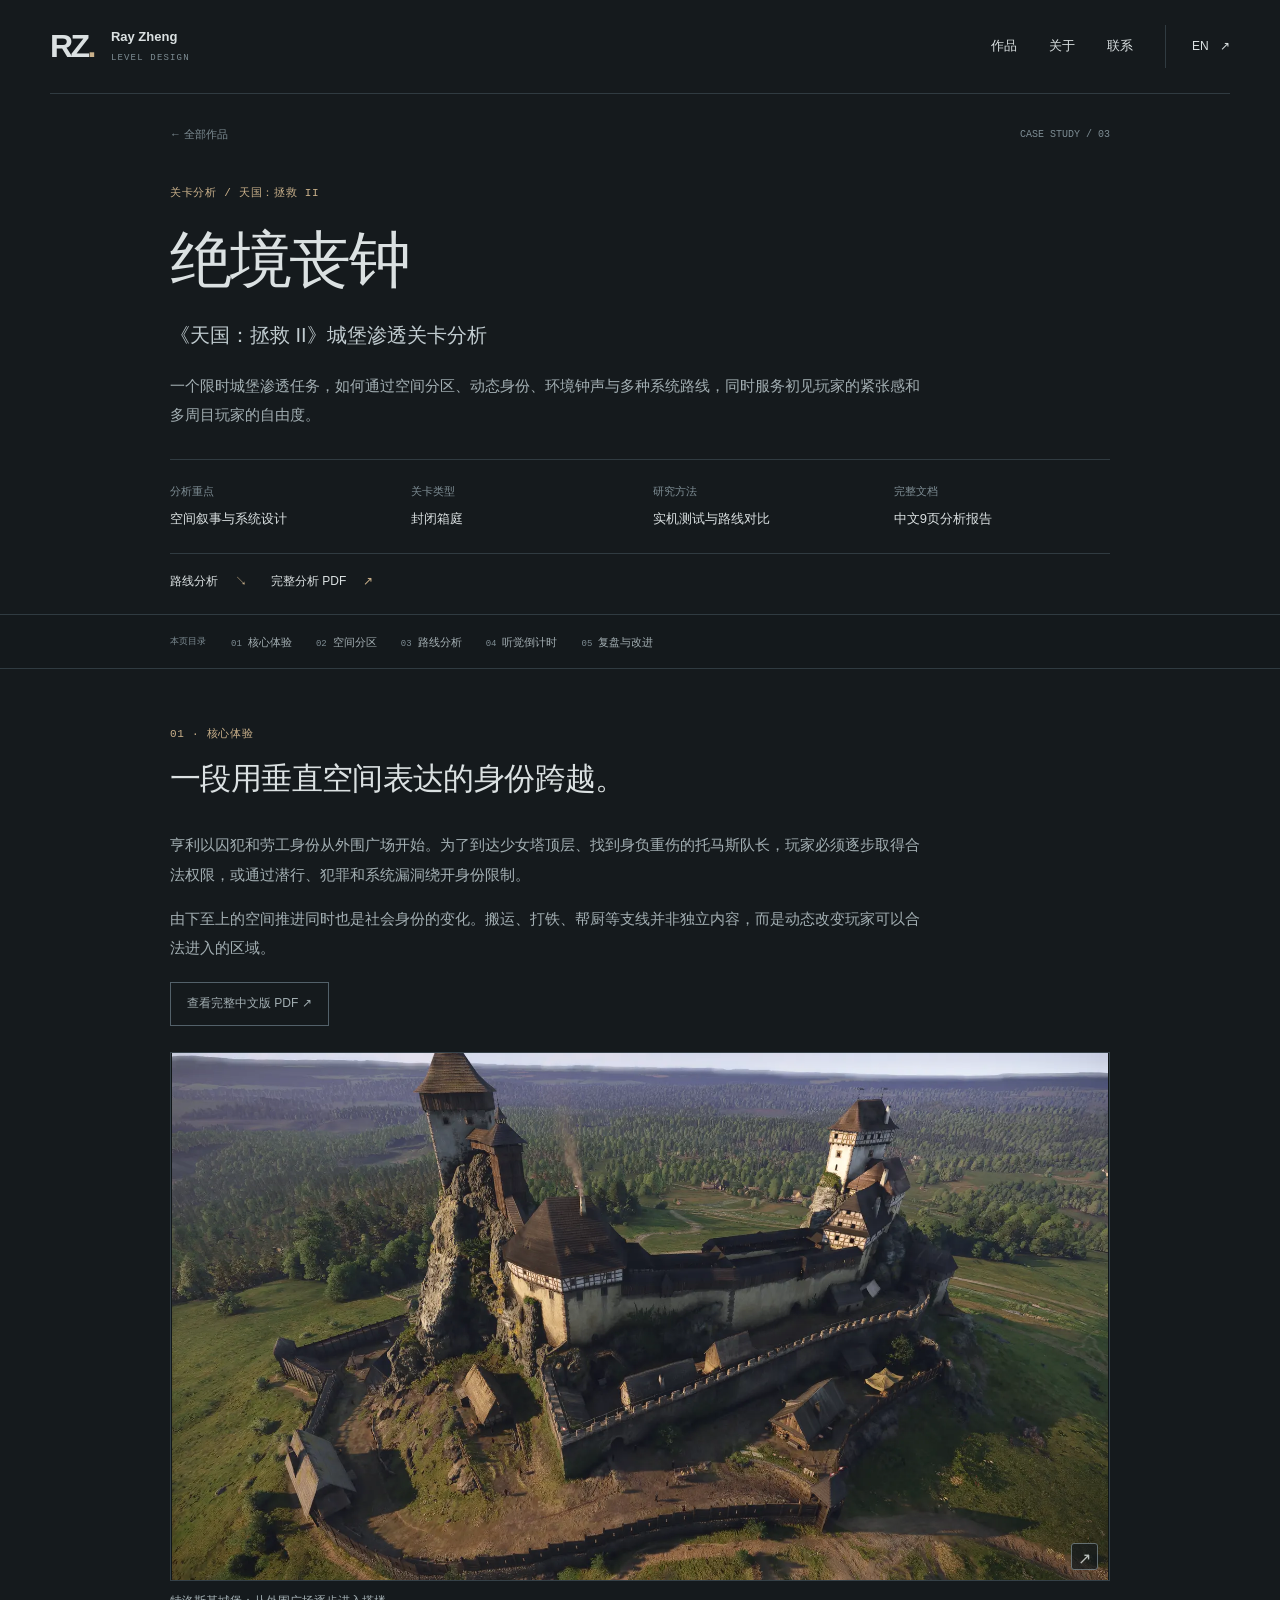
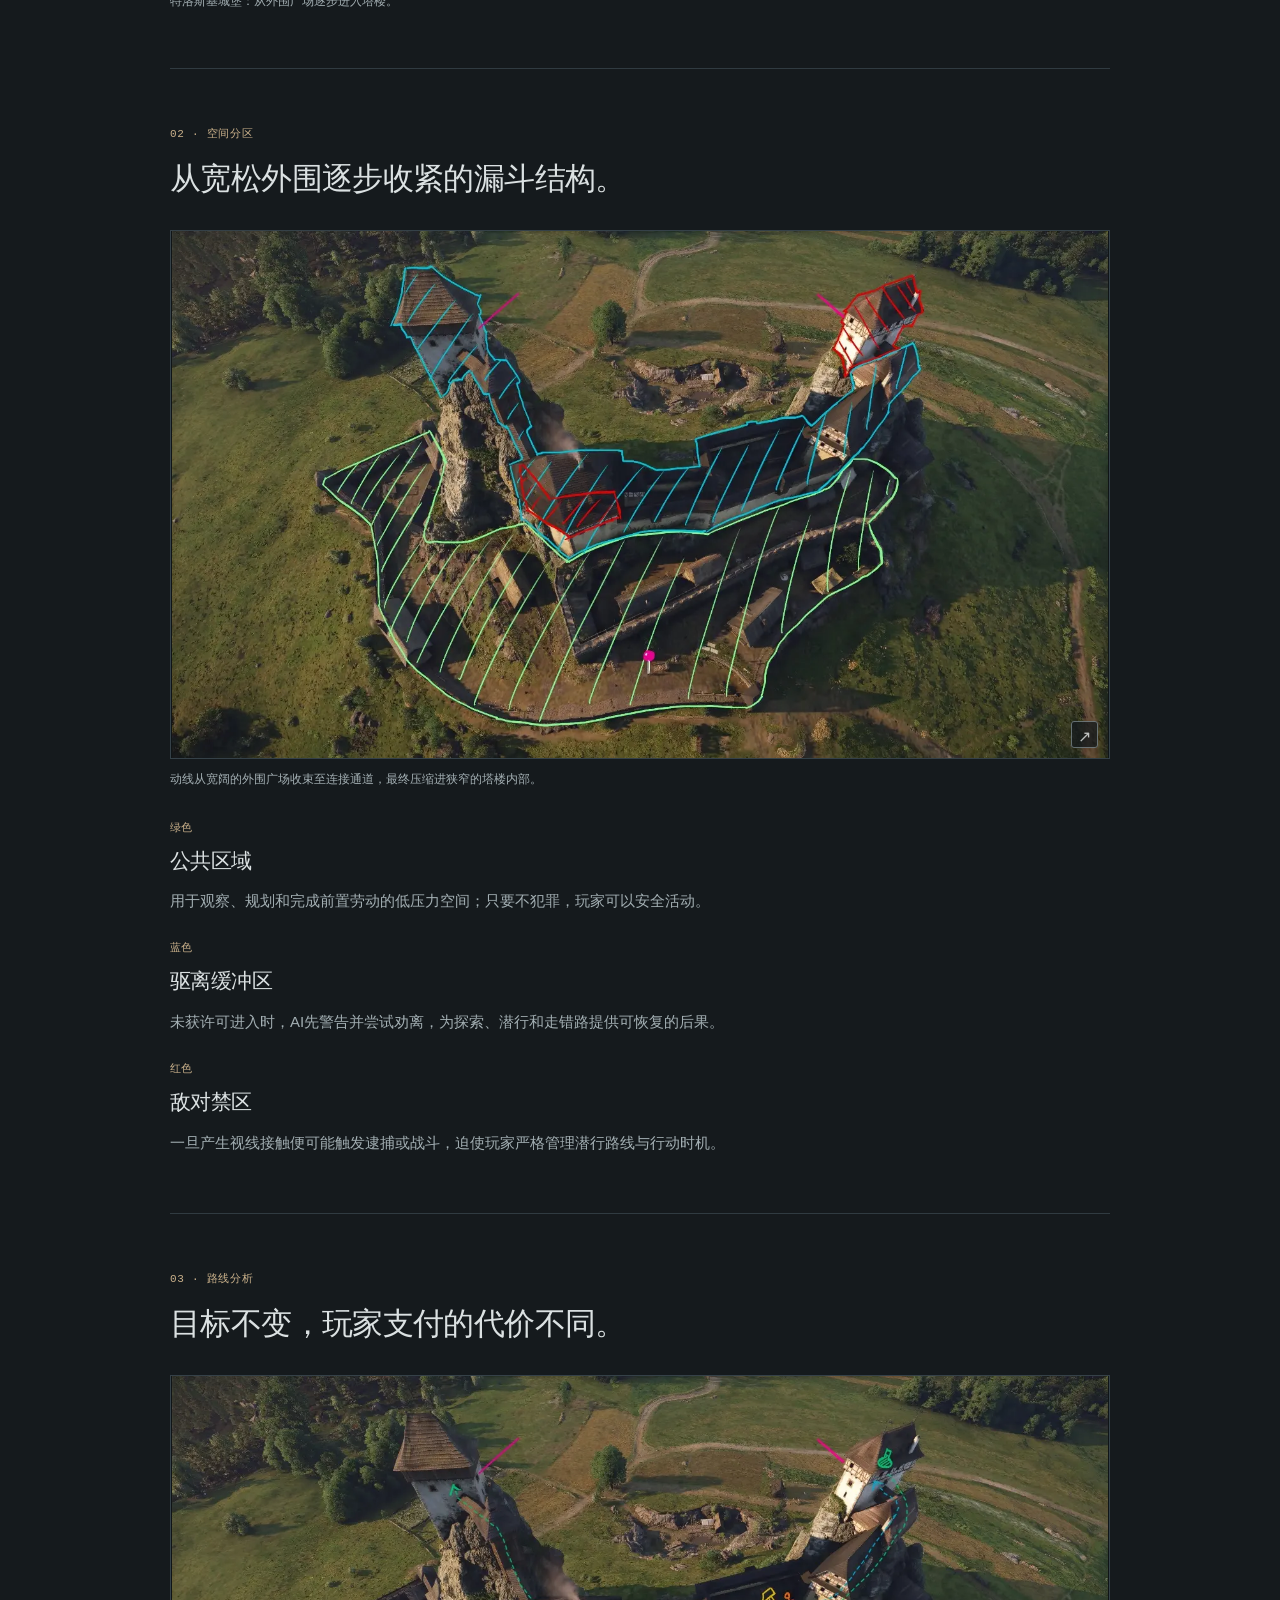
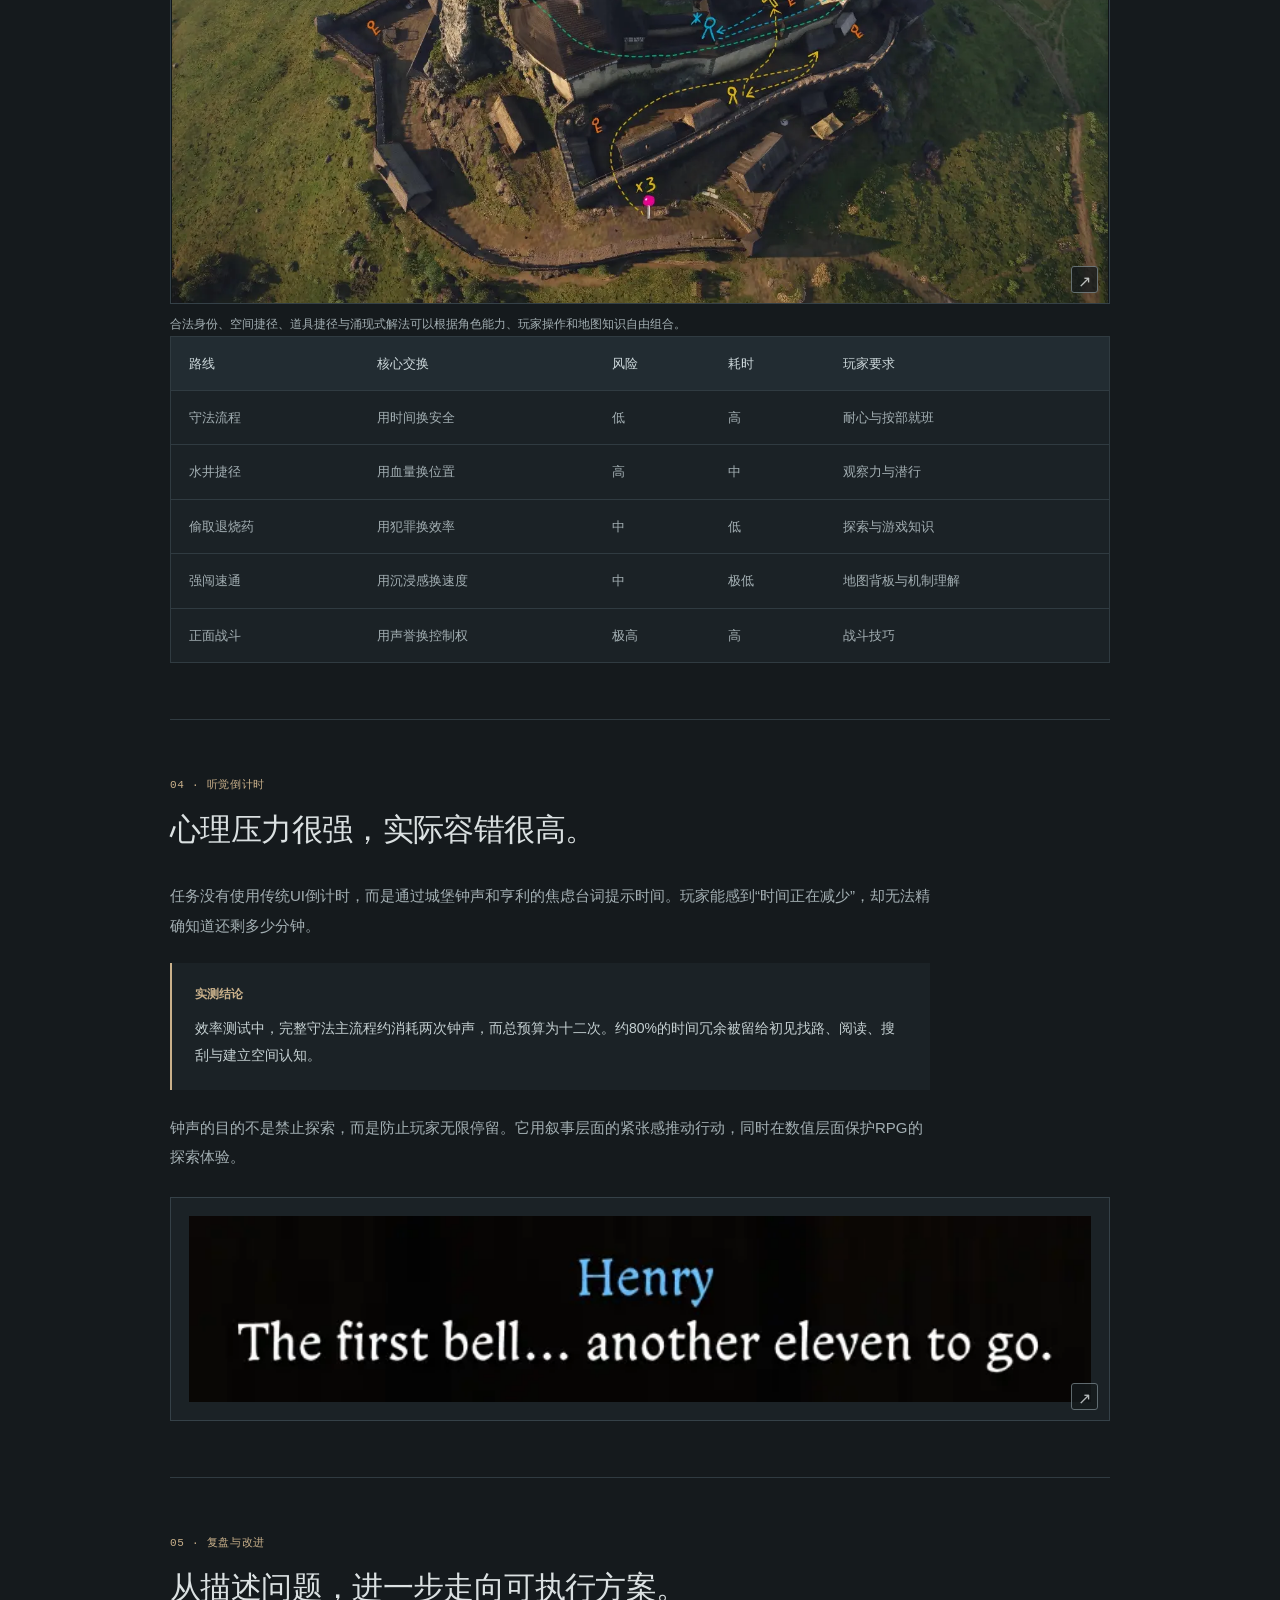
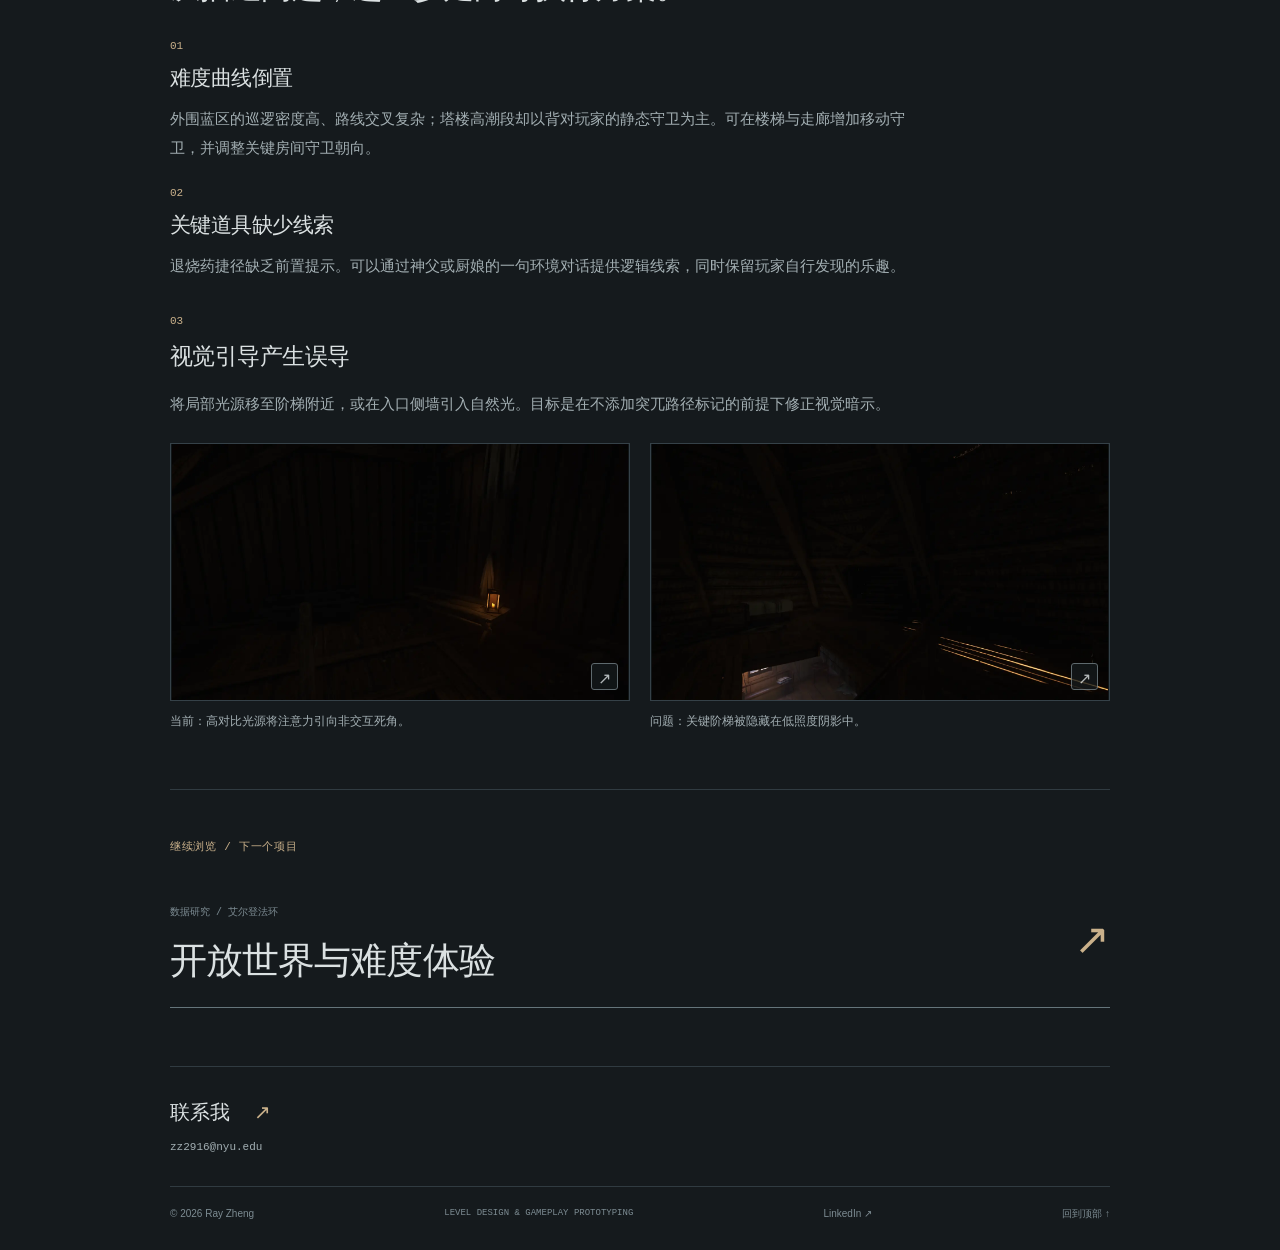
<file: zh/projects/kcd2-analysis.html>
<!doctype html>
<html lang="zh-CN">
  <head><meta charset="utf-8"><meta name="viewport" content="width=device-width, initial-scale=1"><meta name="description" content="Ray Zheng对《天国：拯救2》任务“绝境丧钟”的关卡设计分析。"><meta name="theme-color" content="#151a1d"><title>绝境丧钟 — Ray Zheng</title><link rel="canonical" href="https://crossoul.github.io/zh/projects/kcd2-analysis.html"><link rel="icon" href="../../assets/favicon.svg" type="image/svg+xml"><link rel="stylesheet" href="../../assets/design.css"><script src="../../assets/design.js" defer></script><meta name="color-scheme" content="dark"></head>
  <body class="zh case-page case-kcd2-analysis">
    <a class="skip-link" href="#main">跳到正文</a>
    <header class="site-header shell">
      <a class="brand" href="../index.html" aria-label="Ray Zheng — 首页"><span class="brand-mark">RZ<span>.</span></span><span class="brand-name">Ray Zheng<small>LEVEL DESIGN</small></span></a>
      <button class="nav-toggle" type="button" data-nav-toggle aria-expanded="false" aria-controls="site-nav">菜单 <span aria-hidden="true">☰</span></button>
      <nav class="site-nav" id="site-nav" data-nav aria-label="主导航"><a href="../index.html#work">作品</a><a href="../index.html#about">关于</a><a href="../index.html#contact">联系</a><a class="lang-link" href="../../projects/kcd2-analysis.html" lang="en">EN <span aria-hidden="true">↗</span></a></nav>
    </header>
    <main id="main">
      <header class="case-hero shell">
        <div class="case-breadcrumb"><a href="../index.html#work">← 全部作品</a><span>CASE STUDY / 03</span></div>
        <div class="case-title-block"><p class="eyebrow">关卡分析 / 天国：拯救 II</p><h1>绝境丧钟</h1><p class="case-subtitle">《天国：拯救 II》城堡渗透关卡分析</p><p class="case-lede">一个限时城堡渗透任务，如何通过空间分区、动态身份、环境钟声与多种系统路线，同时服务初见玩家的紧张感和多周目玩家的自由度。</p></div>
        <dl class="project-meta">
          <div><dt>分析重点</dt><dd>空间叙事与系统设计</dd></div>
          <div><dt>关卡类型</dt><dd>封闭箱庭</dd></div>
          <div><dt>研究方法</dt><dd>实机测试与路线对比</dd></div>
          <div><dt>完整文档</dt><dd>中文9页分析报告</dd></div>
        </dl>
        <div class="quick-links"><a href="#routes">路线分析 <span>↘</span></a><a href="../../assets/reports/kcd2-level-analysis-cn.pdf" target="_blank" rel="noopener">完整分析 PDF <span>↗</span></a></div>
      </header>
      <nav class="chapter-nav" aria-label="项目章节">
        <div class="shell">
          <button class="chapter-toggle" type="button" aria-expanded="false" aria-controls="chapter-links">本页目录 <span aria-hidden="true">＋</span></button>
          <span class="chapter-label">本页目录</span>
          <div class="chapter-links" id="chapter-links"><a href="#experience"><span>01</span> 核心体验</a><a href="#zoning"><span>02</span> 空间分区</a><a href="#routes"><span>03</span> 路线分析</a><a href="#countdown"><span>04</span> 听觉倒计时</a><a href="#review"><span>05</span> 复盘与改进</a></div>
        </div>
      </nav>
      <section class="case-section shell" id="experience">
        <div class="section-title"><p class="eyebrow">01 · 核心体验</p><h2>一段用垂直空间表达的身份跨越。</h2></div>
        <div class="prose"><p>亨利以囚犯和劳工身份从外围广场开始。为了到达少女塔顶层、找到身负重伤的托马斯队长，玩家必须逐步取得合法权限，或通过潜行、犯罪和系统漏洞绕开身份限制。</p><p>由下至上的空间推进同时也是社会身份的变化。搬运、打铁、帮厨等支线并非独立内容，而是动态改变玩家可以合法进入的区域。</p><a class="button button-quiet" href="../../assets/reports/kcd2-level-analysis-cn.pdf" target="_blank" rel="noopener">查看完整中文版 PDF ↗</a></div>
        <figure class="media-figure"><a class="media-frame image-frame" href="../../assets/images/kcd2-castle.webp" target="_blank" rel="noopener" title="查看完整图片"><img src="../../assets/images/kcd2-castle.webp" alt="特洛斯基城堡全景" width="1800" height="1013" loading="lazy"></a><figcaption>特洛斯基城堡：从外围广场逐步进入塔楼。</figcaption></figure>
      </section>
      <section class="case-section shell" id="zoning">
        <div class="section-title"><p class="eyebrow">02 · 空间分区</p><h2>从宽松外围逐步收紧的漏斗结构。</h2></div>
        <figure class="media-figure"><a class="media-frame image-frame" href="../../assets/images/kcd2-zoning.webp" target="_blank" rel="noopener" aria-label="查看完整图片：标注公共区、驱离区和敌对区的特洛斯基城堡俯视图" title="查看完整图片"><img src="../../assets/images/kcd2-zoning.webp" alt="标注公共区、驱离区和敌对区的特洛斯基城堡俯视图" loading="lazy" width="1467" height="825"></a><figcaption>动线从宽阔的外围广场收束至连接通道，最终压缩进狭窄的塔楼内部。</figcaption></figure>
        <div class="note-list">
          <article class="note-item"><span>绿色</span><h3>公共区域</h3><p>用于观察、规划和完成前置劳动的低压力空间；只要不犯罪，玩家可以安全活动。</p></article>
          <article class="note-item"><span>蓝色</span><h3>驱离缓冲区</h3><p>未获许可进入时，AI先警告并尝试劝离，为探索、潜行和走错路提供可恢复的后果。</p></article>
          <article class="note-item"><span>红色</span><h3>敌对禁区</h3><p>一旦产生视线接触便可能触发逮捕或战斗，迫使玩家严格管理潜行路线与行动时机。</p></article>
        </div>
      </section>
      <section class="case-section shell" id="routes">
        <div class="section-title"><p class="eyebrow">03 · 路线分析</p><h2>目标不变，玩家支付的代价不同。</h2></div>
        <figure class="media-figure"><a class="media-frame image-frame" href="../../assets/images/kcd2-paths.webp" target="_blank" rel="noopener" aria-label="查看完整图片：标注多种通关路线的特洛斯基城堡俯视图" title="查看完整图片"><img src="../../assets/images/kcd2-paths.webp" alt="标注多种通关路线的特洛斯基城堡俯视图" loading="lazy" width="1490" height="838"></a><figcaption>合法身份、空间捷径、道具捷径与涌现式解法可以根据角色能力、玩家操作和地图知识自由组合。</figcaption></figure>
        <div class="route-table-wrap" tabindex="0" role="region" aria-label="数据对照表，可左右滚动">
          <table class="route-table">
            <thead><tr><th>路线</th><th>核心交换</th><th>风险</th><th>耗时</th><th>玩家要求</th></tr></thead>
            <tbody><tr><td>守法流程</td><td>用时间换安全</td><td>低</td><td>高</td><td>耐心与按部就班</td></tr><tr><td>水井捷径</td><td>用血量换位置</td><td>高</td><td>中</td><td>观察力与潜行</td></tr><tr><td>偷取退烧药</td><td>用犯罪换效率</td><td>中</td><td>低</td><td>探索与游戏知识</td></tr><tr><td>强闯速通</td><td>用沉浸感换速度</td><td>中</td><td>极低</td><td>地图背板与机制理解</td></tr><tr><td>正面战斗</td><td>用声誉换控制权</td><td>极高</td><td>高</td><td>战斗技巧</td></tr></tbody>
          </table>
        </div>
      </section>
      <section class="case-section shell" id="countdown">
        <div class="section-title"><p class="eyebrow">04 · 听觉倒计时</p><h2>心理压力很强，实际容错很高。</h2></div>
        <div class="prose">
          <p>任务没有使用传统UI倒计时，而是通过城堡钟声和亨利的焦虑台词提示时间。玩家能感到“时间正在减少”，却无法精确知道还剩多少分钟。</p>
          <div class="finding"><strong>实测结论</strong><span>效率测试中，完整守法主流程约消耗两次钟声，而总预算为十二次。约80%的时间冗余被留给初见找路、阅读、搜刮与建立空间认知。</span></div>
          <p>钟声的目的不是禁止探索，而是防止玩家无限停留。它用叙事层面的紧张感推动行动，同时在数值层面保护RPG的探索体验。</p>
        </div>
        <figure class="media-figure media-excerpt"><a class="media-frame image-frame" href="../../assets/images/kcd2-bell.webp" target="_blank" rel="noopener" aria-label="查看完整图片：第一次钟声响起时亨利提示还剩十一响" title="查看完整图片"><img class="inline-evidence" src="../../assets/images/kcd2-bell.webp" alt="第一次钟声响起时亨利提示还剩十一响" loading="lazy" width="661" height="136"></a></figure>
      </section>
      <section class="case-section shell" id="review">
        <div class="section-title"><p class="eyebrow">05 · 复盘与改进</p><h2>从描述问题，进一步走向可执行方案。</h2></div>
        <div class="note-list">
          <article class="note-item"><span>01</span><h3>难度曲线倒置</h3><p>外围蓝区的巡逻密度高、路线交叉复杂；塔楼高潮段却以背对玩家的静态守卫为主。可在楼梯与走廊增加移动守卫，并调整关键房间守卫朝向。</p></article>
          <article class="note-item"><span>02</span><h3>关键道具缺少线索</h3><p>退烧药捷径缺乏前置提示。可以通过神父或厨娘的一句环境对话提供逻辑线索，同时保留玩家自行发现的乐趣。</p></article>
        </div>
        <div class="study">
          <div class="study-copy"><span>03</span><h3>视觉引导产生误导</h3><p>将局部光源移至阶梯附近，或在入口侧墙引入自然光。目标是在不添加突兀路径标记的前提下修正视觉暗示。</p></div>
          <div class="media-pair">
            <figure class="media-figure"><a class="media-frame image-frame" href="../../assets/images/kcd2-light-front.webp" target="_blank" rel="noopener" aria-label="查看完整图片：阁楼高亮区域将视线吸引到死路" title="查看完整图片"><img src="../../assets/images/kcd2-light-front.webp" alt="阁楼高亮区域将视线吸引到死路" loading="lazy" width="1600" height="900"></a><figcaption>当前：高对比光源将注意力引向非交互死角。</figcaption></figure>
            <figure class="media-figure"><a class="media-frame image-frame" href="../../assets/images/kcd2-light-rear.webp" target="_blank" rel="noopener" aria-label="查看完整图片：关键阶梯隐藏在玩家身后的深色阴影中" title="查看完整图片"><img src="../../assets/images/kcd2-light-rear.webp" alt="关键阶梯隐藏在玩家身后的深色阴影中" loading="lazy" width="1600" height="900"></a><figcaption>问题：关键阶梯被隐藏在低照度阴影中。</figcaption></figure>
          </div>
        </div>
      </section>
      <section class="next-project shell"><p class="eyebrow">继续浏览 / 下一个项目</p><a href="elden-ring-research.html"><div><span>数据研究 / 艾尔登法环</span><h2>开放世界与难度体验</h2></div><span aria-hidden="true">↗</span></a></section>
    </main>
    <footer class="site-footer shell">
      <a class="footer-name" href="mailto:zz2916@nyu.edu">联系我 <span>↗</span><small>zz2916@nyu.edu</small></a>
      <div class="footer-bottom"><span>© <span data-year>2026</span> Ray Zheng</span><span>LEVEL DESIGN & GAMEPLAY PROTOTYPING</span><a href="https://www.linkedin.com/in/zerui-zheng" target="_blank" rel="noopener">LinkedIn ↗</a><a href="#main">回到顶部 ↑</a></div>
    </footer>
  </body>
</html>
</file>
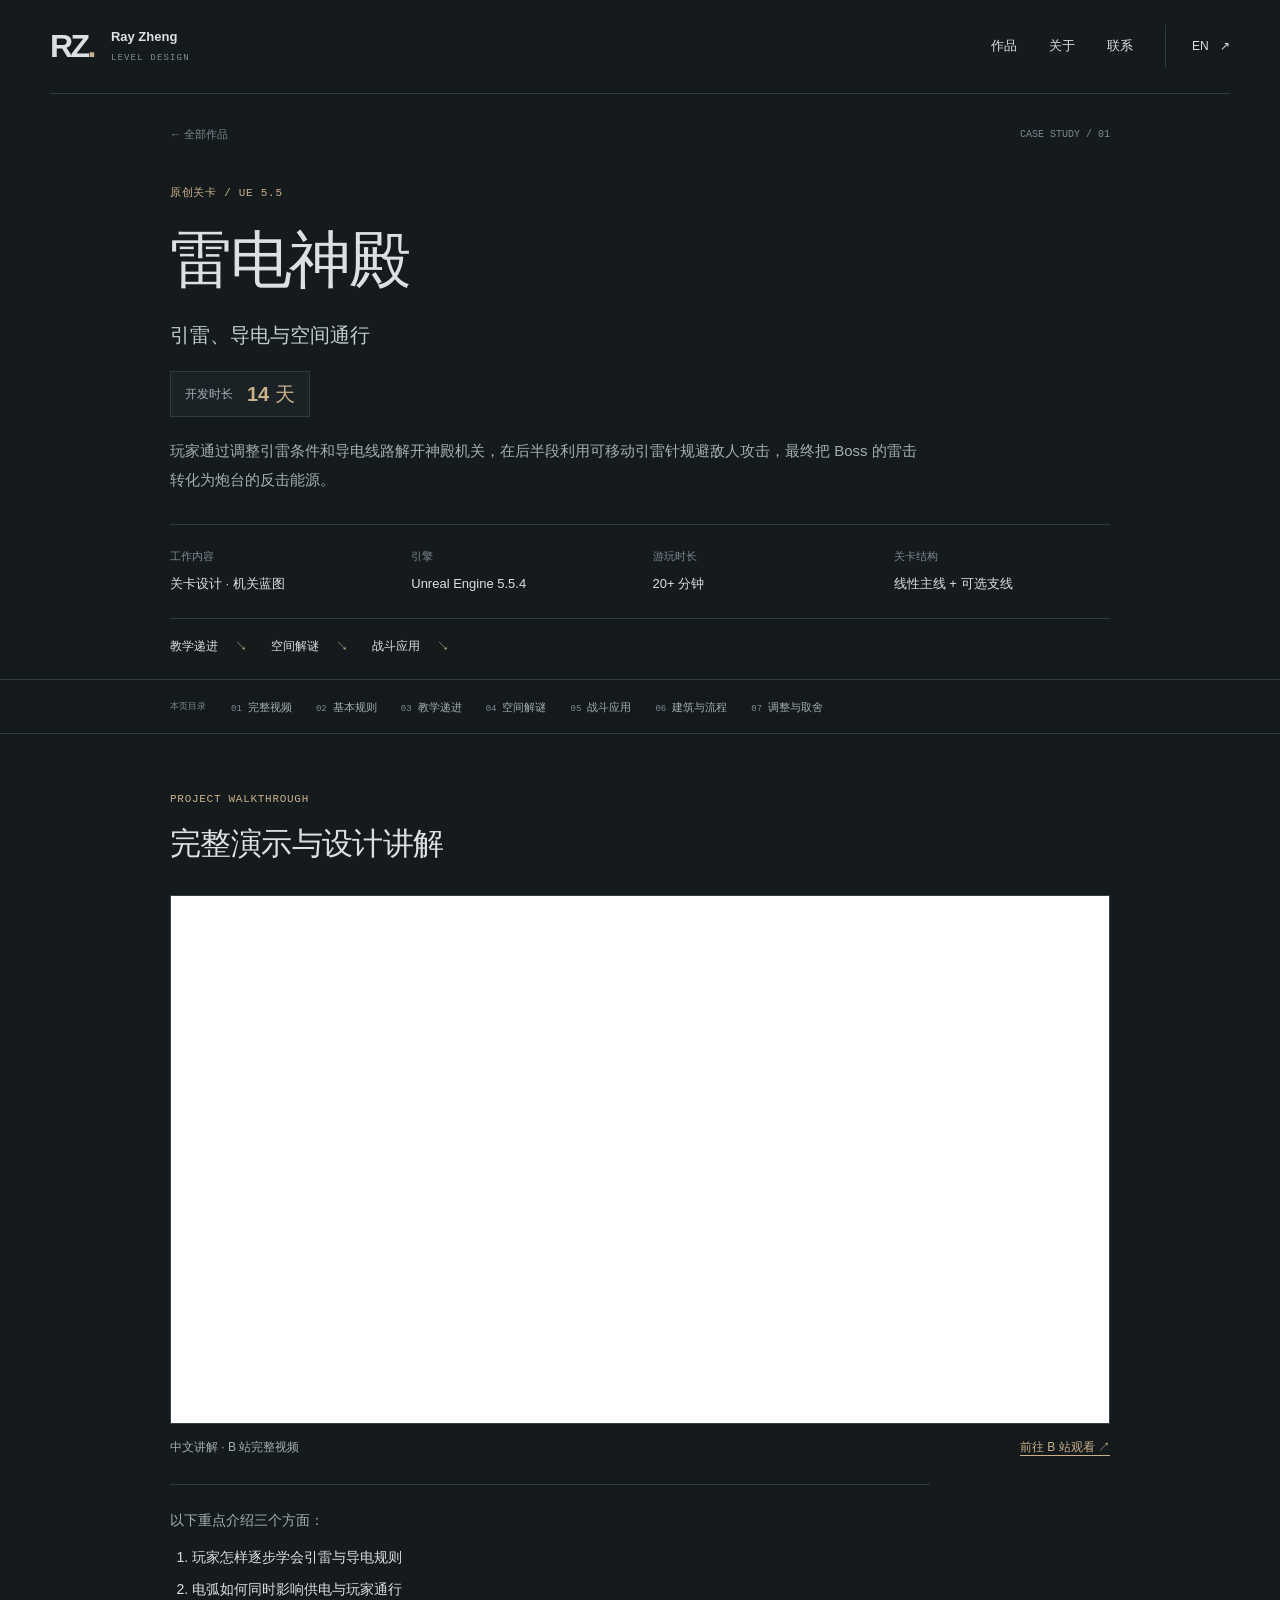
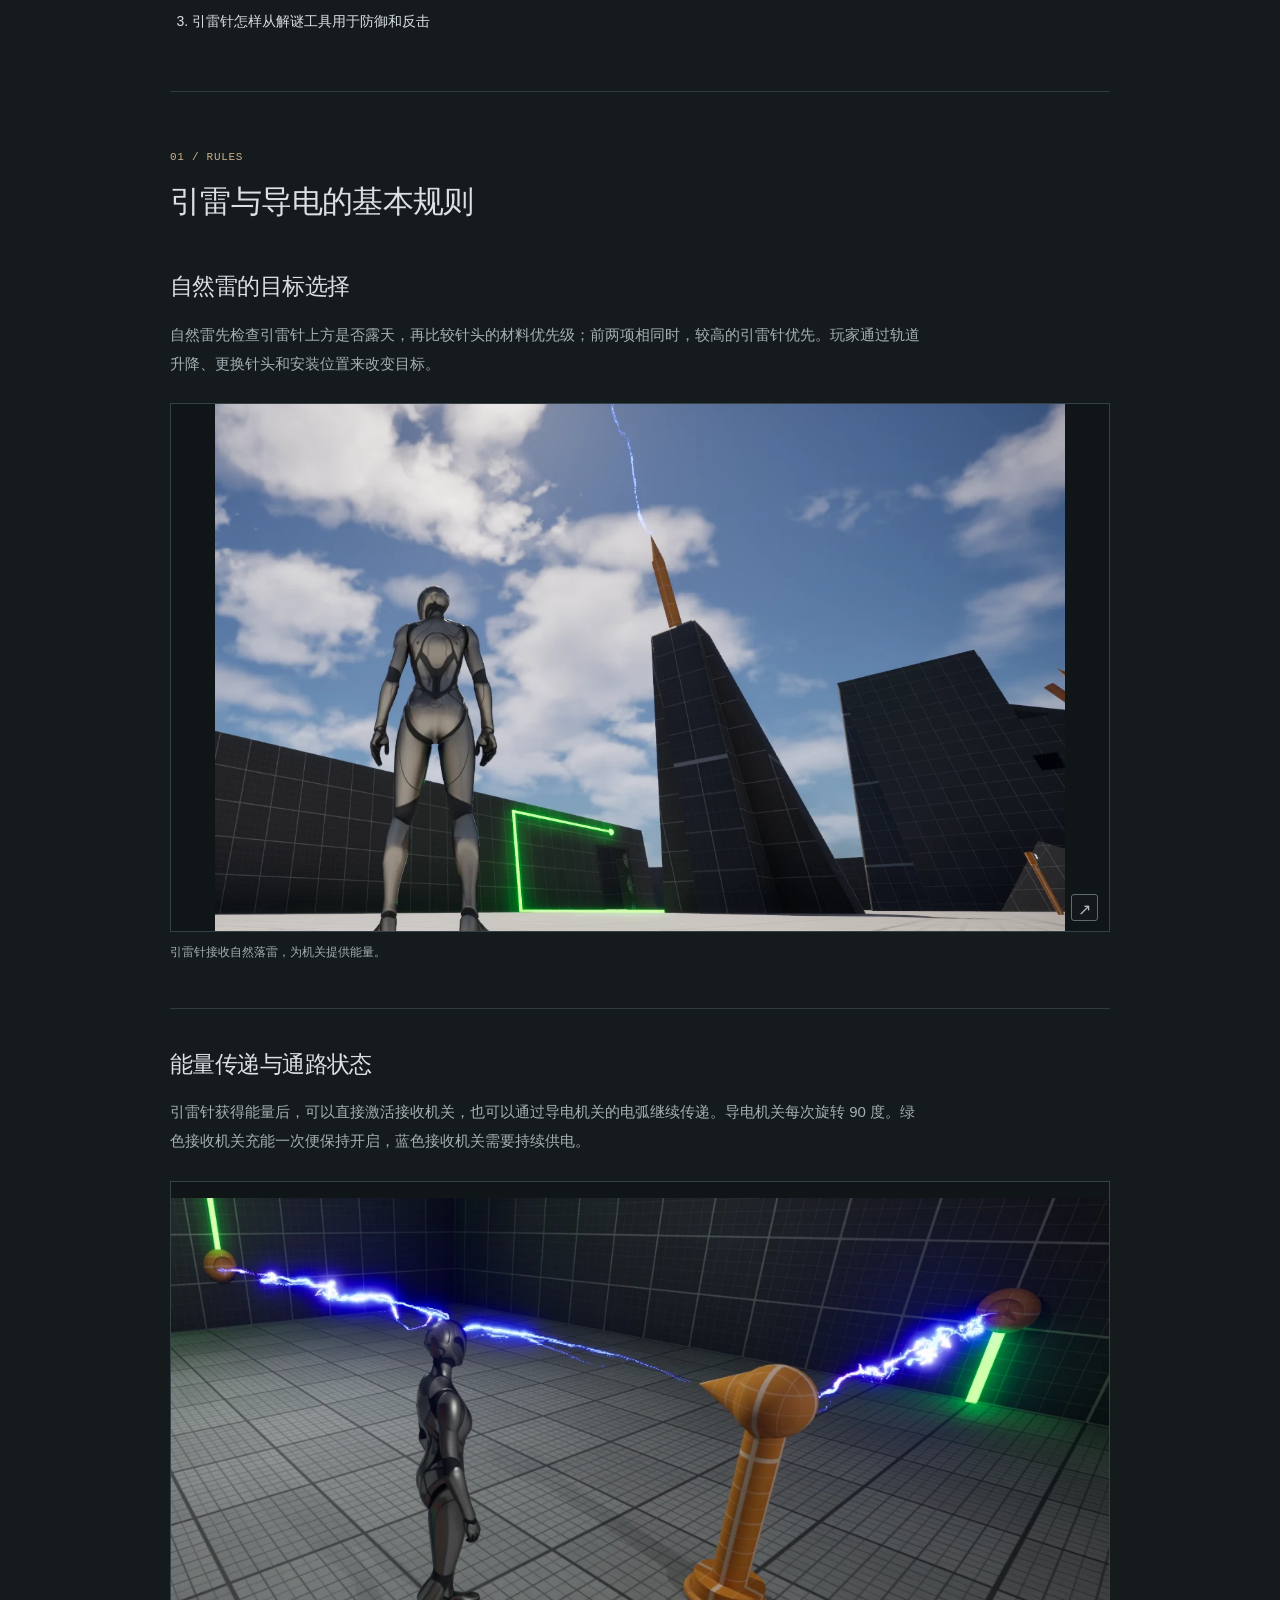
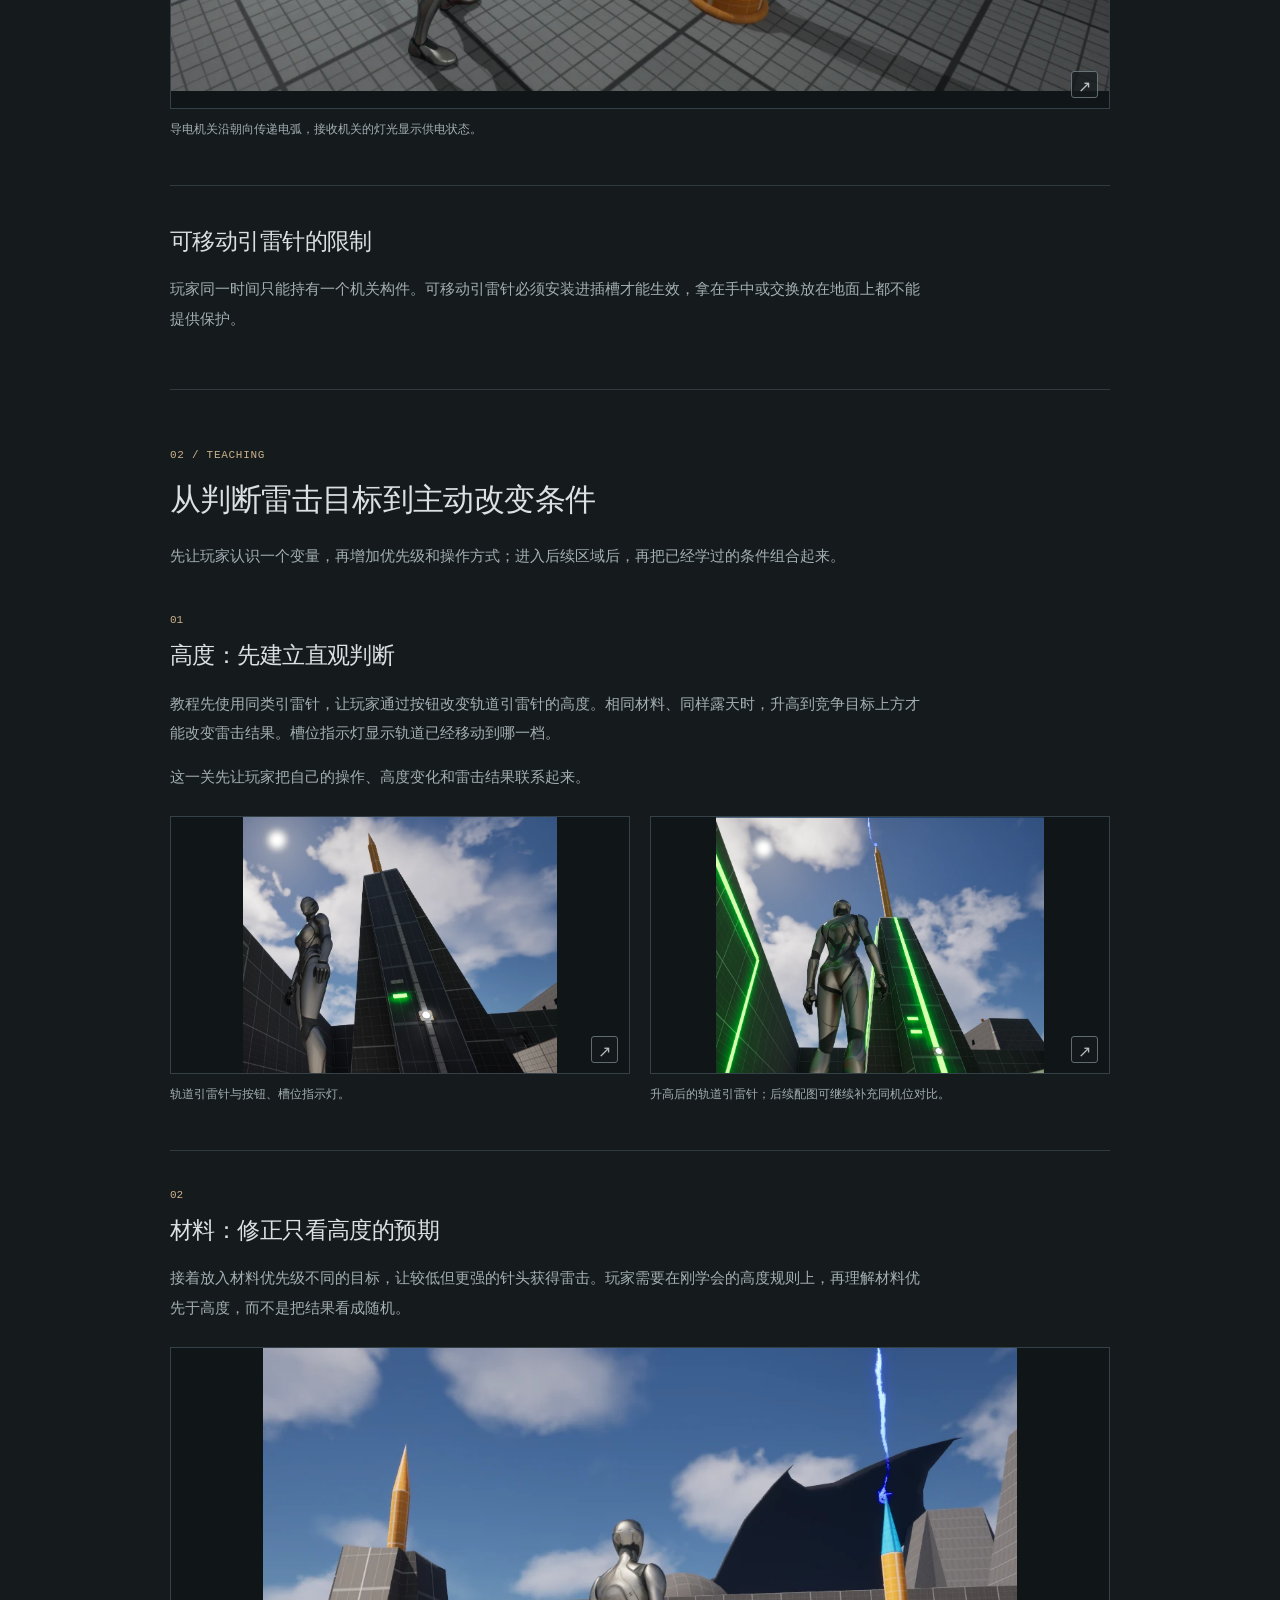
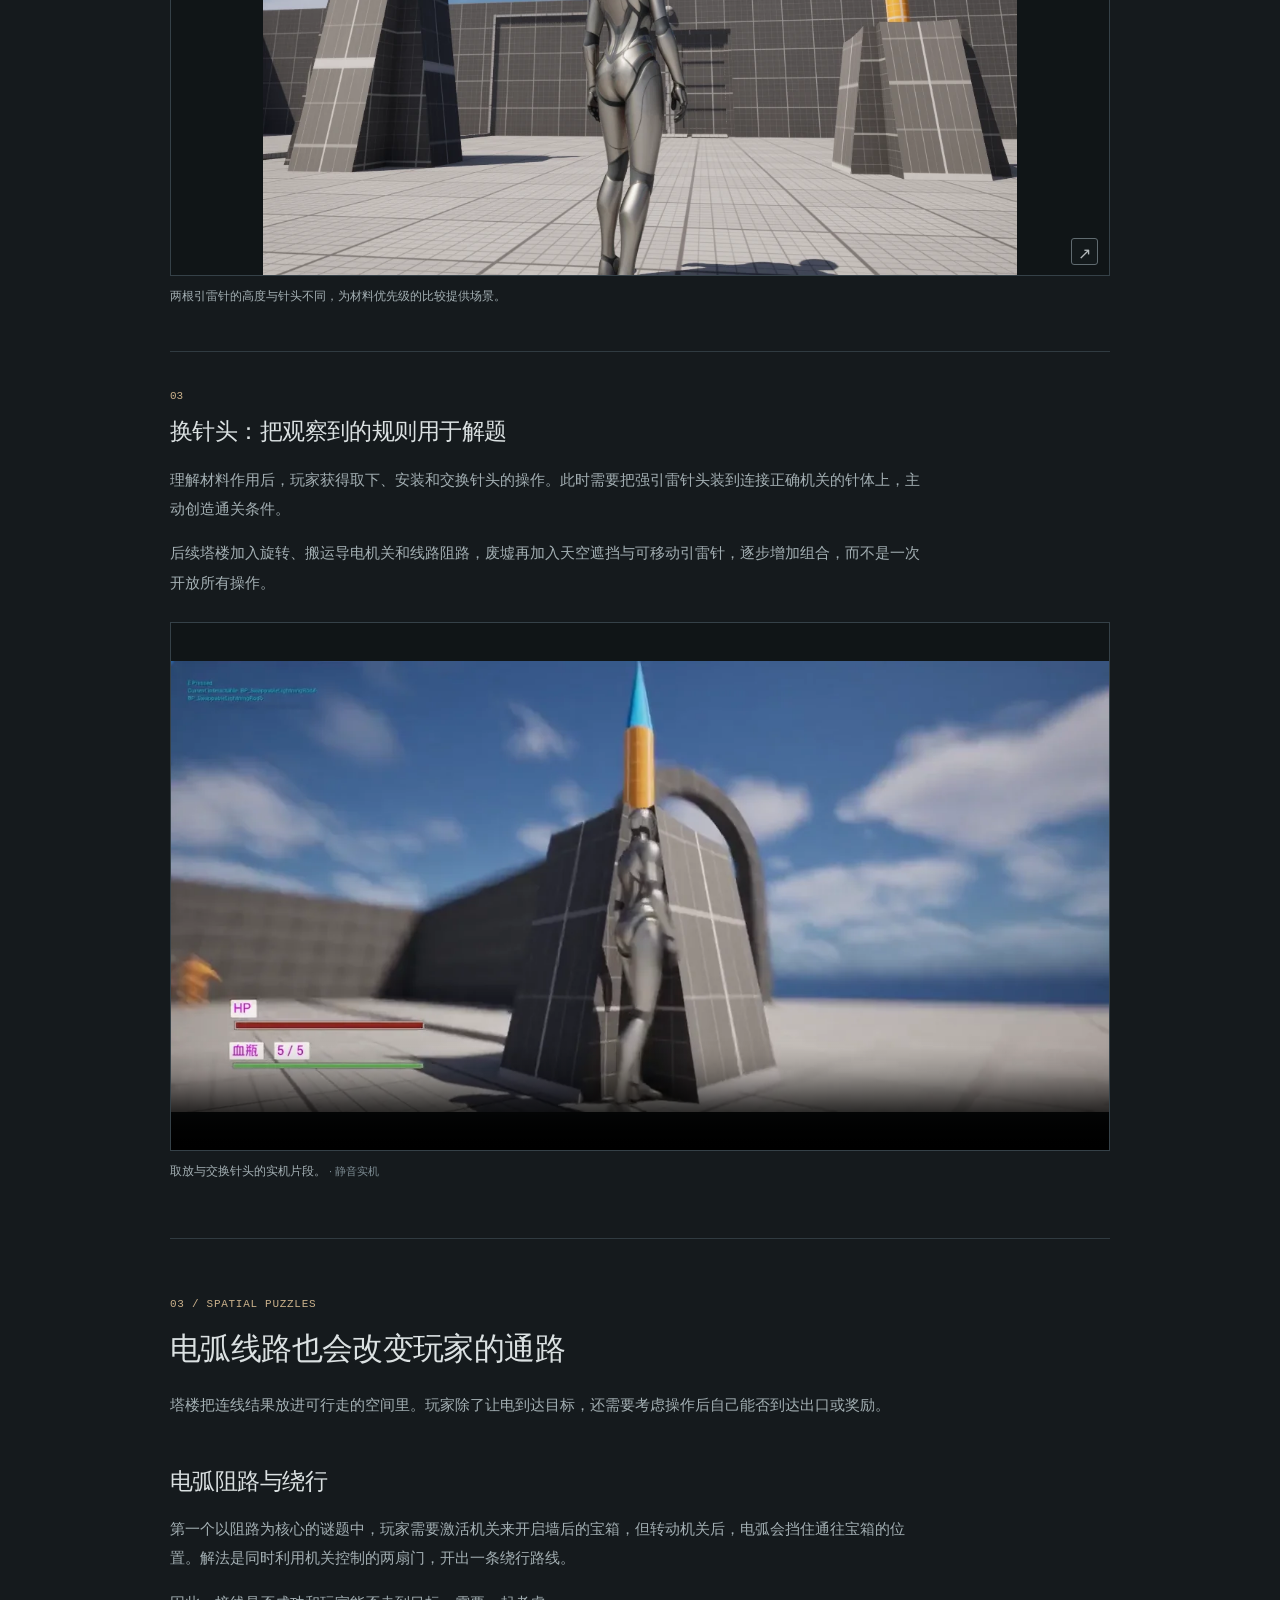
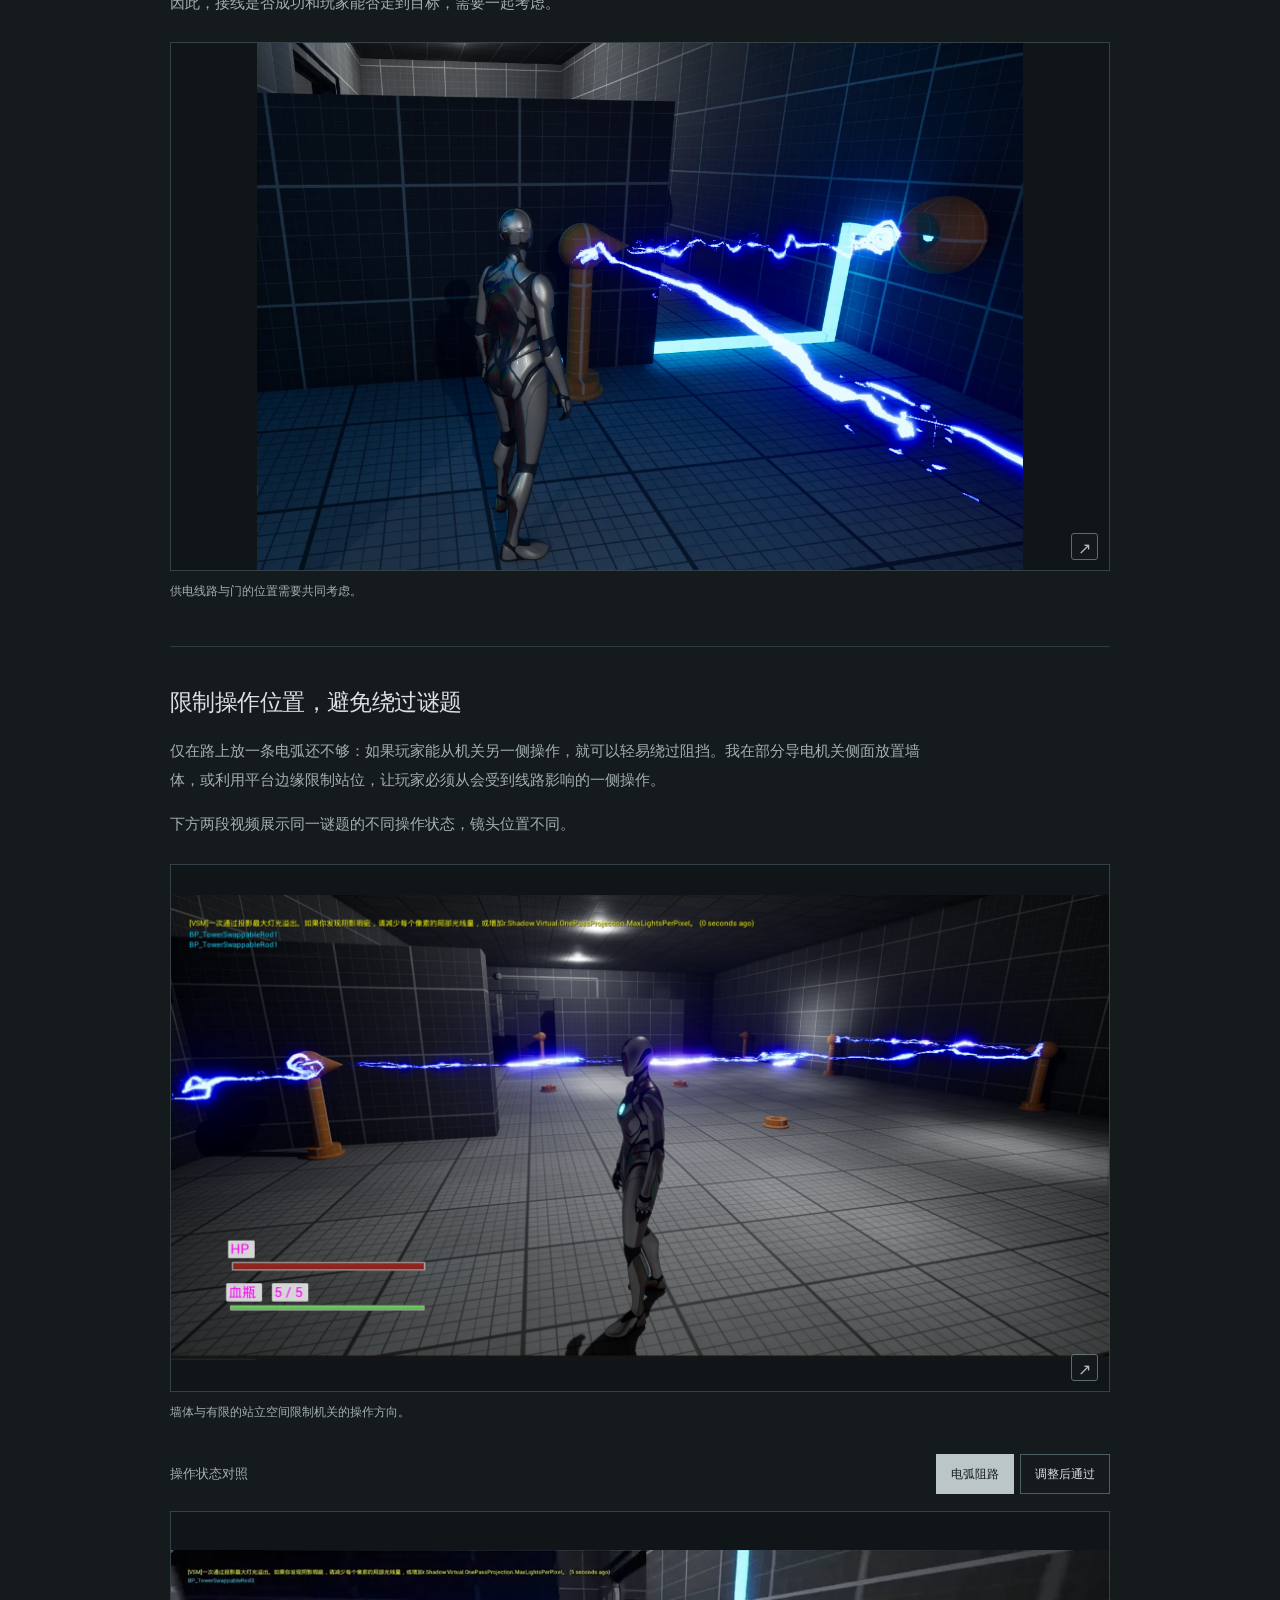
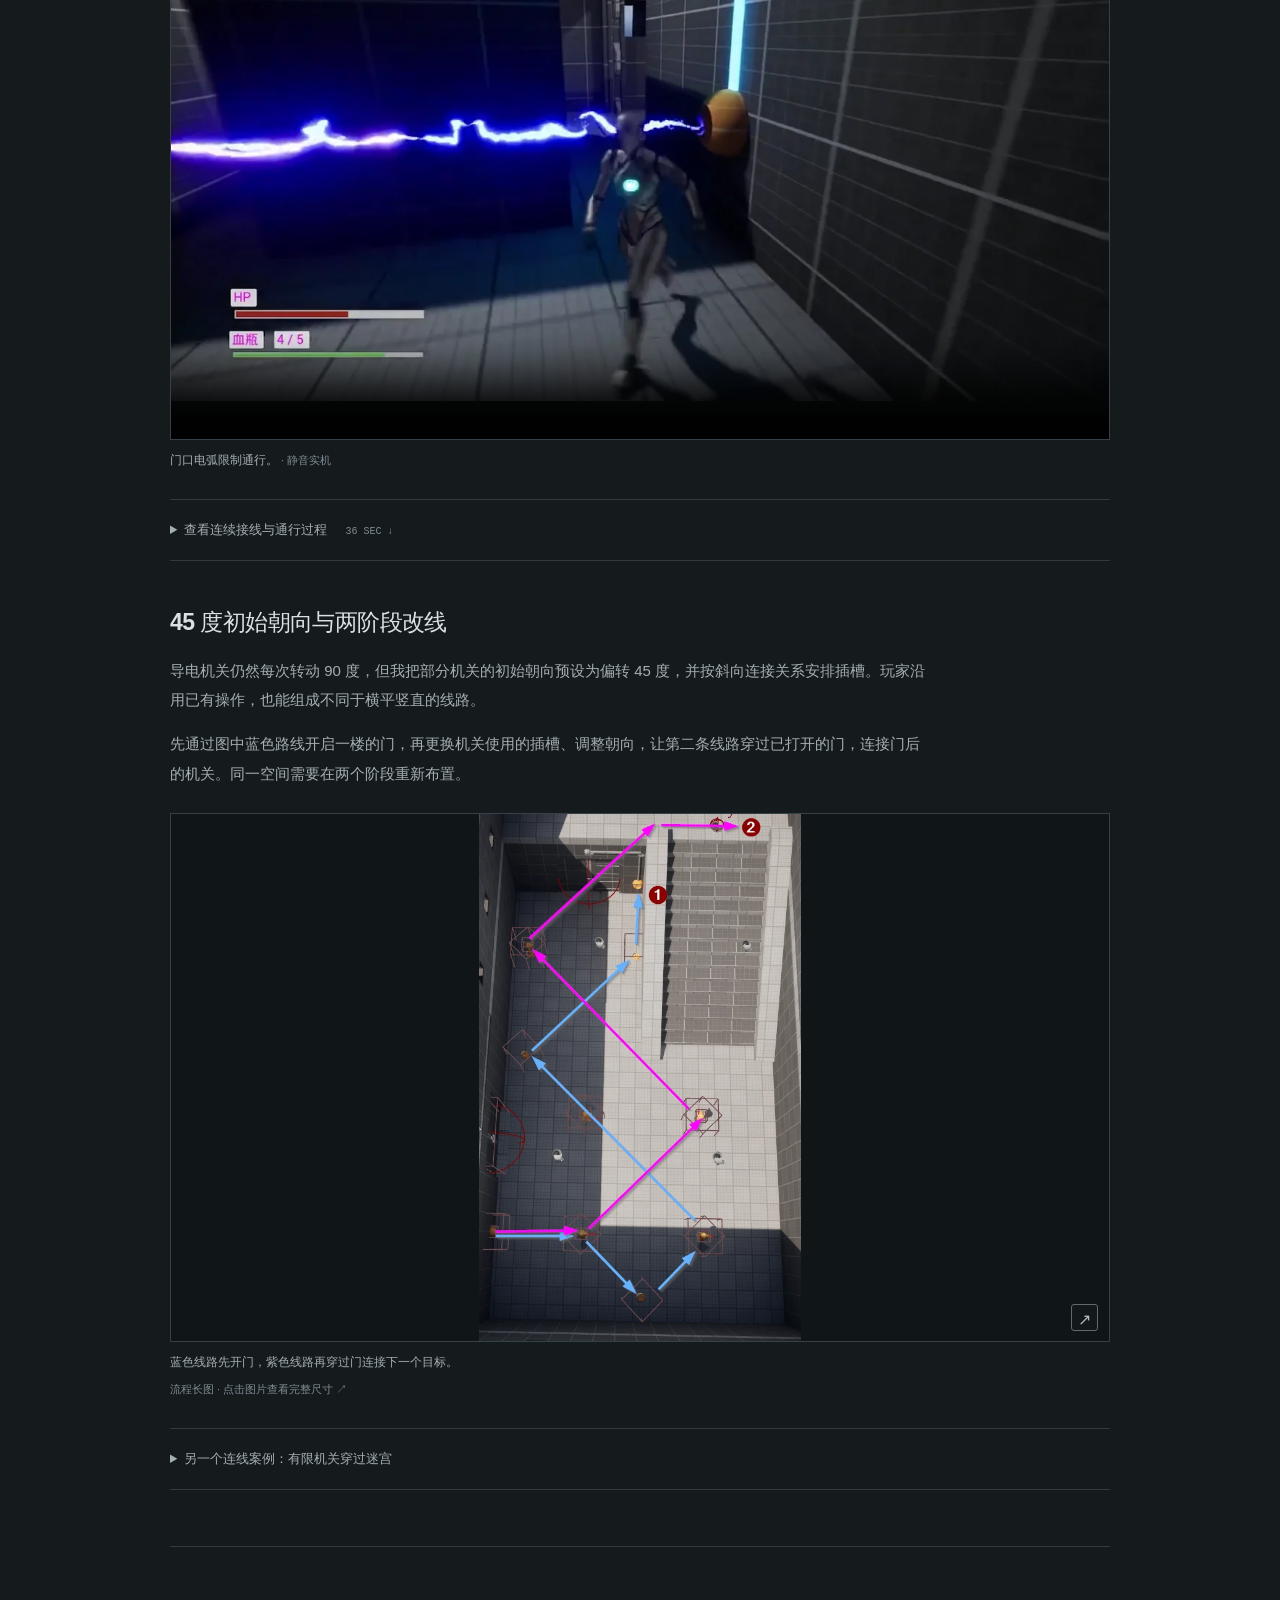
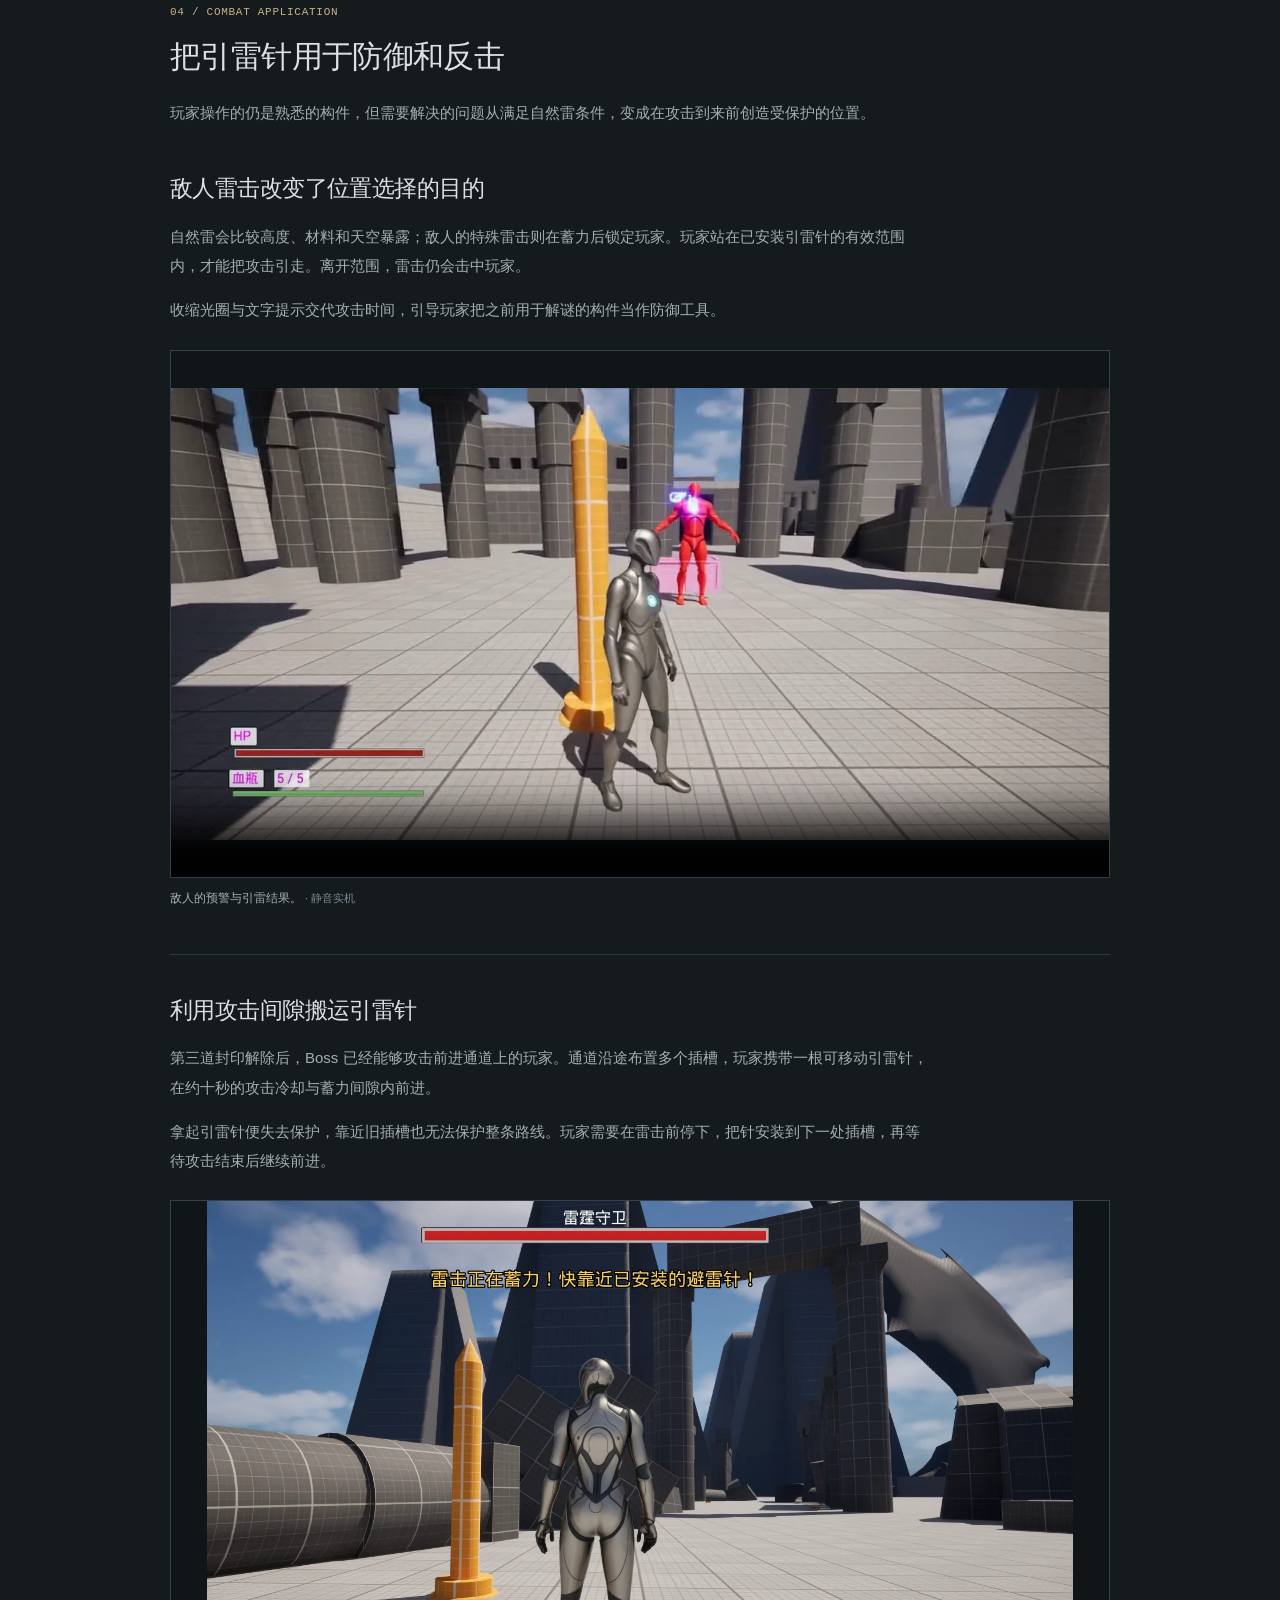
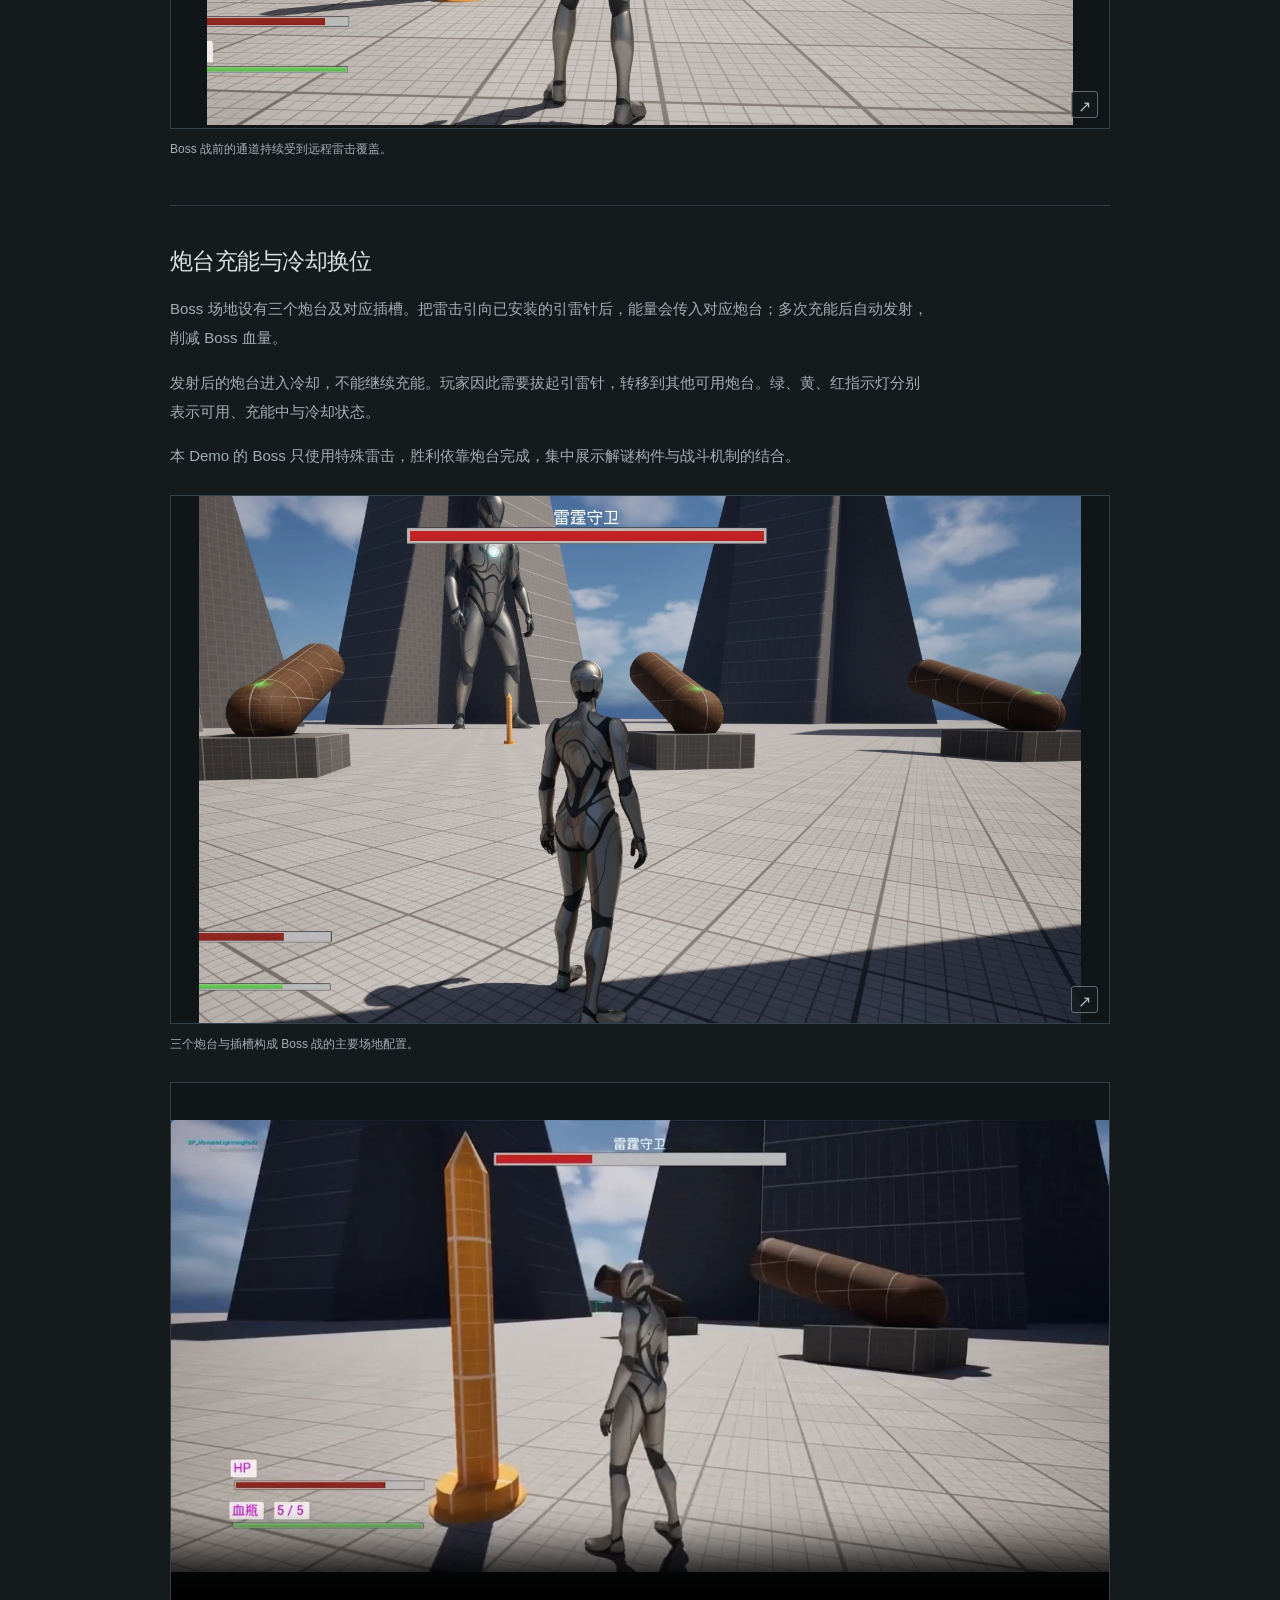
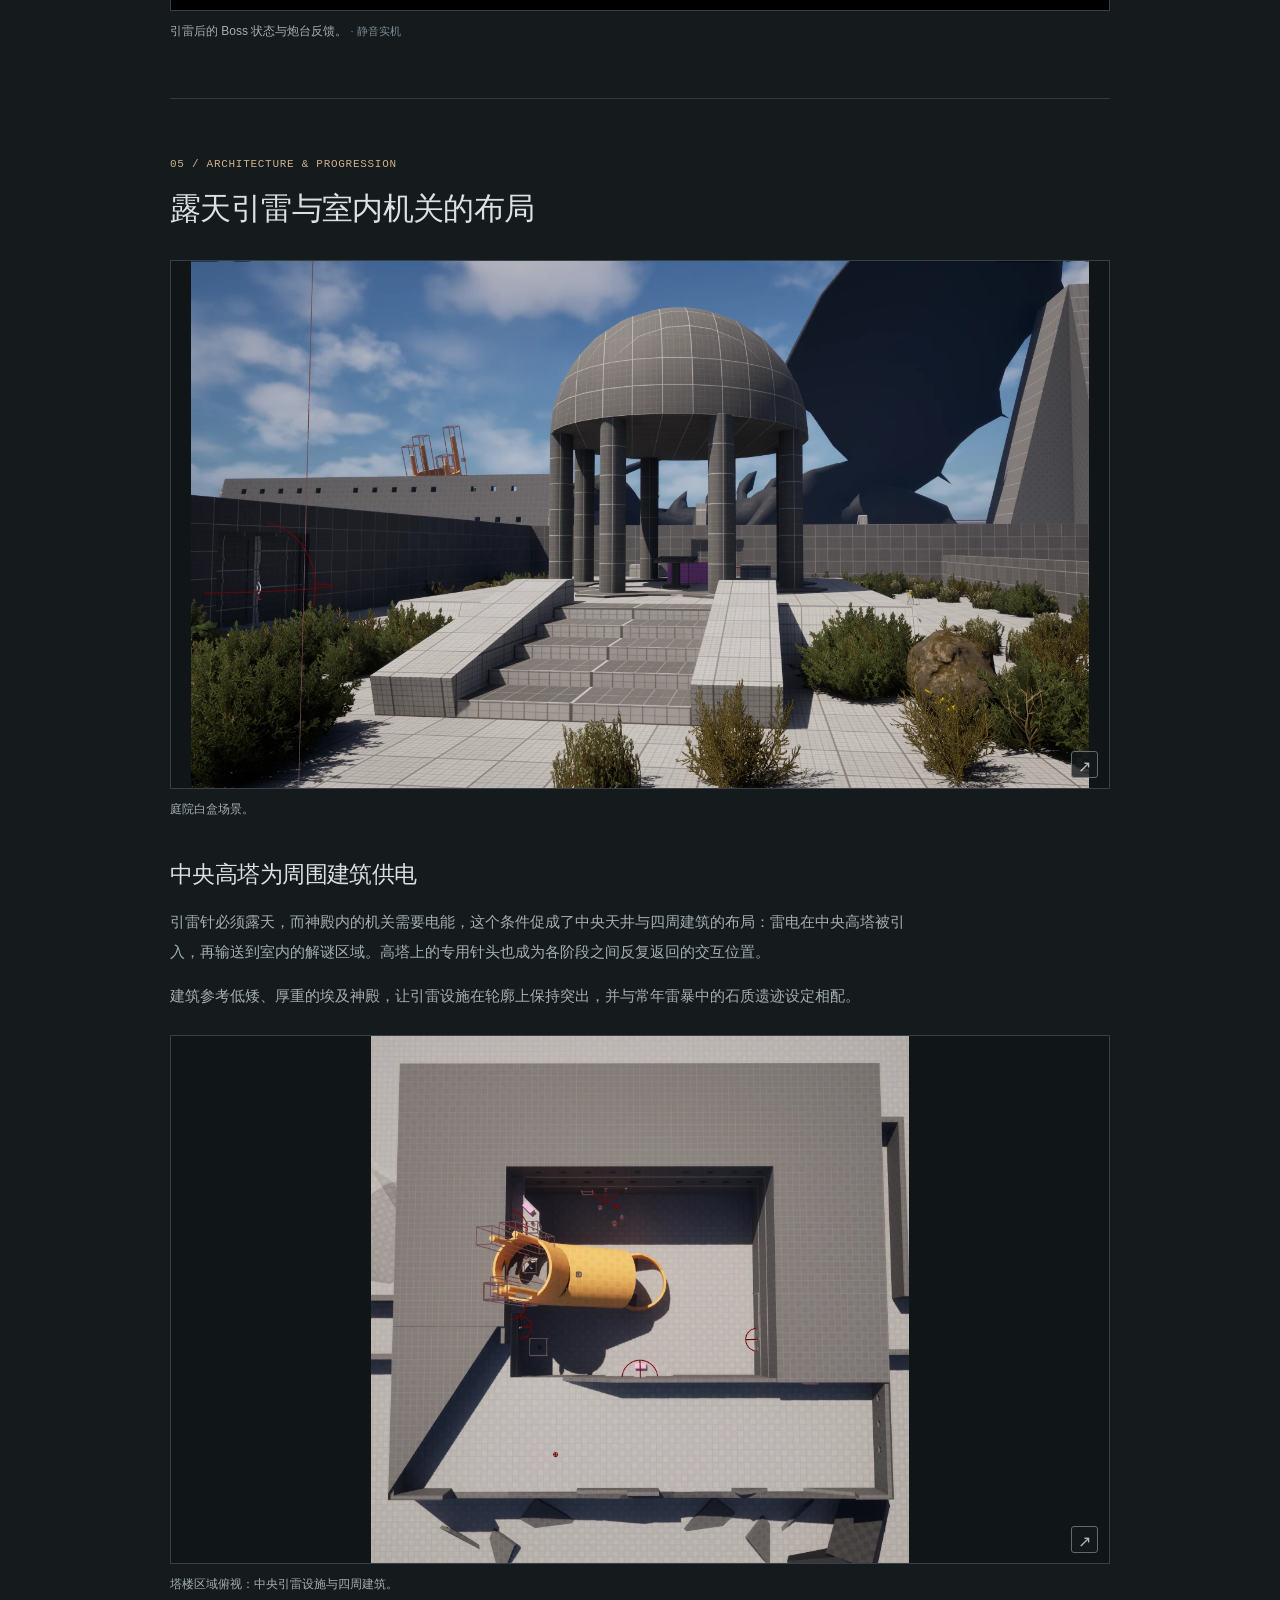
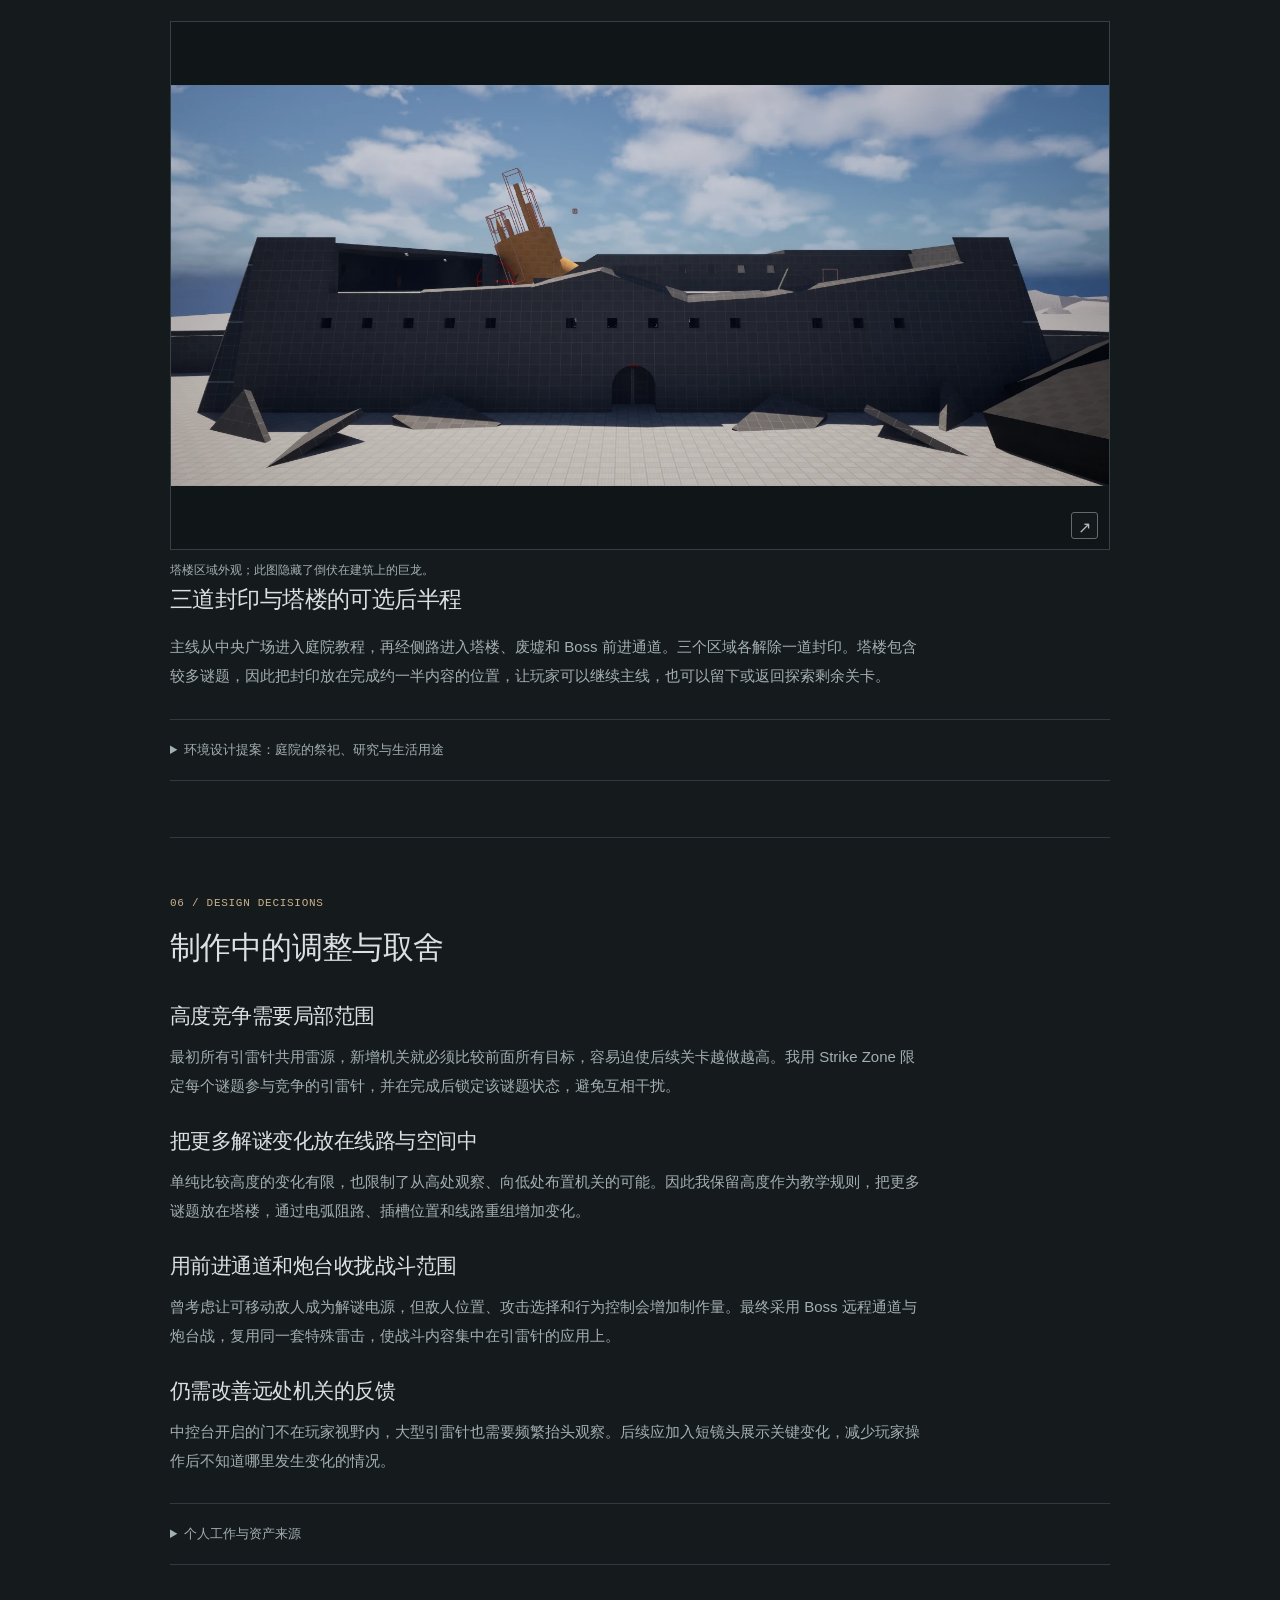
<file: zh/projects/thunder-temple.html>
<!doctype html>
<html lang="zh-CN">
  <head><meta charset="utf-8"><meta name="viewport" content="width=device-width, initial-scale=1"><meta name="description" content="雷电神殿关卡设计：机制教学、电弧空间解谜，以及引雷针在防御和炮台战中的应用。"><meta name="theme-color" content="#151a1d"><title>雷电神殿 — Ray Zheng</title><link rel="canonical" href="https://crossoul.github.io/zh/projects/thunder-temple.html"><link rel="icon" href="../../assets/favicon.svg" type="image/svg+xml"><link rel="stylesheet" href="../../assets/design.css"><script src="../../assets/design.js" defer></script><meta name="color-scheme" content="dark"></head>
  <body class="zh case-page case-thunder-temple">
    <a class="skip-link" href="#main">跳到正文</a>
    <header class="site-header shell">
      <a class="brand" href="../index.html" aria-label="Ray Zheng — 首页"><span class="brand-mark">RZ<span>.</span></span><span class="brand-name">Ray Zheng<small>LEVEL DESIGN</small></span></a>
      <button class="nav-toggle" type="button" data-nav-toggle aria-expanded="false" aria-controls="site-nav">菜单 <span aria-hidden="true">☰</span></button>
      <nav class="site-nav" id="site-nav" data-nav aria-label="主导航"><a href="../index.html#work">作品</a><a href="../index.html#about">关于</a><a href="../index.html#contact">联系</a><a class="lang-link" href="../../projects/thunder-temple.html" lang="en">EN <span aria-hidden="true">↗</span></a></nav>
    </header>
    <main id="main">
      <header class="case-hero shell">
        <div class="case-breadcrumb"><a href="../index.html#work">← 全部作品</a><span>CASE STUDY / 01</span></div>
        <div class="case-title-block"><p class="eyebrow">原创关卡 / UE 5.5</p><h1>雷电神殿</h1><p class="case-subtitle">引雷、导电与空间通行</p><p class="development-time"><span>开发时长</span><strong>14 天</strong></p><p class="case-lede">玩家通过调整引雷条件和导电线路解开神殿机关，在后半段利用可移动引雷针规避敌人攻击，最终把 Boss 的雷击转化为炮台的反击能源。
</p></div>
        <dl class="project-meta">
          <div><dt>工作内容
</dt><dd>关卡设计 · 机关蓝图
</dd></div>
          <div><dt>引擎
</dt><dd>Unreal Engine 5.5.4
</dd></div>
          <div><dt>游玩时长
</dt><dd>20+ 分钟
</dd></div>
          <div><dt>关卡结构
</dt><dd>线性主线 + 可选支线
</dd></div>
        </dl>
        <div class="quick-links"><a href="#teaching">教学递进 <span>↘</span></a><a href="#tower">空间解谜 <span>↘</span></a><a href="#combat">战斗应用 <span>↘</span></a></div>
      </header>
      <nav class="chapter-nav" aria-label="项目章节">
        <div class="shell">
          <button class="chapter-toggle" type="button" aria-expanded="false" aria-controls="chapter-links">本页目录 <span aria-hidden="true">＋</span></button>
          <span class="chapter-label">本页目录</span>
          <div class="chapter-links" id="chapter-links"><a href="#walkthrough"><span>01</span> 完整视频</a><a href="#rules"><span>02</span> 基本规则</a><a href="#teaching"><span>03</span> 教学递进</a><a href="#tower"><span>04</span> 空间解谜</a><a href="#combat"><span>05</span> 战斗应用</a><a href="#layout"><span>06</span> 建筑与流程</a><a href="#decisions"><span>07</span> 调整与取舍</a></div>
        </div>
      </nav>
      <section class="case-section shell" id="walkthrough">
        <div class="section-title">
          <div><p class="overline">PROJECT WALKTHROUGH
</p><h2>完整演示与设计讲解
</h2></div>
        </div>
        <div class="walkthrough-embed"><iframe src="https://player.bilibili.com/player.html?bvid=BV1eAnb6xEyi&amp;page=1&amp;high_quality=1&amp;danmaku=0&amp;autoplay=0" title="雷电神殿完整演示与设计讲解（中文）" loading="lazy" scrolling="no" referrerpolicy="strict-origin-when-cross-origin" allow="fullscreen; picture-in-picture; encrypted-media" allowfullscreen></iframe></div>
        <div class="walkthrough-meta"><span>中文讲解 · B 站完整视频</span><a href="https://www.bilibili.com/video/BV1eAnb6xEyi/" target="_blank" rel="noopener">前往 B 站观看 ↗</a></div>
        <div class="focus-list">
          <p>以下重点介绍三个方面：
</p>
          <ol>
            <li><a href="#teaching">玩家怎样逐步学会引雷与导电规则</a></li>
            <li><a href="#tower">电弧如何同时影响供电与玩家通行</a></li>
            <li><a href="#combat">引雷针怎样从解谜工具用于防御和反击</a></li>
          </ol>
        </div>
      </section>
      <section class="case-section shell" id="rules">
        <div class="section-title">
          <div><p class="overline">01 / RULES
</p><h2>引雷与导电的基本规则
</h2></div>
        </div>
        <article class="study">
          <div class="study-copy"><h3>自然雷的目标选择
</h3><p>自然雷先检查引雷针上方是否露天，再比较针头的材料优先级；前两项相同时，较高的引雷针优先。玩家通过轨道升降、更换针头和安装位置来改变目标。
</p></div>
          <figure class="media-figure"><a href="../../assets/images/thunder-temple/natural-rod.webp" target="_blank" rel="noopener" aria-label="放大图片：引雷针接收自然落雷，为机关提供能量。" class="media-frame image-frame" title="查看完整图片"><img src="../../assets/images/thunder-temple/natural-rod.webp" alt="引雷针接收自然落雷，为机关提供能量。" loading="lazy" width="1230" height="763"></a><figcaption>引雷针接收自然落雷，为机关提供能量。
</figcaption></figure>
        </article>
        <article class="study">
          <div class="study-copy"><h3>能量传递与通路状态
</h3><p>引雷针获得能量后，可以直接激活接收机关，也可以通过导电机关的电弧继续传递。导电机关每次旋转 90 度。绿色接收机关充能一次便保持开启，蓝色接收机关需要持续供电。
</p></div>
          <figure class="media-figure"><a href="../../assets/images/thunder-temple/circuit.webp" target="_blank" rel="noopener" aria-label="放大图片：导电机关沿朝向传递电弧，接收机关的灯光显示供电状态。" class="media-frame image-frame" title="查看完整图片"><img src="../../assets/images/thunder-temple/circuit.webp" alt="导电机关沿朝向传递电弧，接收机关的灯光显示供电状态。" loading="lazy" width="1168" height="614"></a><figcaption>导电机关沿朝向传递电弧，接收机关的灯光显示供电状态。
</figcaption></figure>
        </article>
        <article class="study">
          <div class="study-copy"><h3>可移动引雷针的限制
</h3><p>玩家同一时间只能持有一个机关构件。可移动引雷针必须安装进插槽才能生效，拿在手中或交换放在地面上都不能提供保护。
</p></div>
        </article>
      </section>
      <section class="case-section shell" id="teaching">
        <div class="section-title">
          <div><p class="overline">02 / TEACHING
</p><h2>从判断雷击目标到主动改变条件
</h2></div>
          <p>先让玩家认识一个变量，再增加优先级和操作方式；进入后续区域后，再把已经学过的条件组合起来。
</p>
        </div>
        <article class="study">
          <div class="study-copy"><span class="study-index">01</span><h3>高度：先建立直观判断
</h3><p>教程先使用同类引雷针，让玩家通过按钮改变轨道引雷针的高度。相同材料、同样露天时，升高到竞争目标上方才能改变雷击结果。槽位指示灯显示轨道已经移动到哪一档。
</p><p>这一关先让玩家把自己的操作、高度变化和雷击结果联系起来。
</p></div>
          <div class="media-pair">
            <figure class="media-figure"><a href="../../assets/images/thunder-temple/height-low.webp" target="_blank" rel="noopener" aria-label="放大图片：轨道引雷针与按钮、槽位指示灯。" class="media-frame image-frame" title="查看完整图片"><img src="../../assets/images/thunder-temple/height-low.webp" alt="轨道引雷针与按钮、槽位指示灯。" loading="lazy" width="911" height="747"></a><figcaption>轨道引雷针与按钮、槽位指示灯。
</figcaption></figure>
            <figure class="media-figure"><a href="../../assets/images/thunder-temple/height-high.webp" target="_blank" rel="noopener" aria-label="放大图片：升高后的轨道引雷针；后续配图可继续补充同机位对比。" class="media-frame image-frame" title="查看完整图片"><img src="../../assets/images/thunder-temple/height-high.webp" alt="升高后的轨道引雷针；后续配图可继续补充同机位对比。" loading="lazy" width="977" height="763"></a><figcaption>升高后的轨道引雷针；后续配图可继续补充同机位对比。
</figcaption></figure>
          </div>
        </article>
        <article class="study">
          <div class="study-copy"><span class="study-index">02</span><h3>材料：修正只看高度的预期
</h3><p>接着放入材料优先级不同的目标，让较低但更强的针头获得雷击。玩家需要在刚学会的高度规则上，再理解材料优先于高度，而不是把结果看成随机。
</p></div>
          <figure class="media-figure"><a href="../../assets/images/thunder-temple/material.webp" target="_blank" rel="noopener" aria-label="放大图片：两根引雷针的高度与针头不同，为材料优先级的比较提供场景。" class="media-frame image-frame" title="查看完整图片"><img src="../../assets/images/thunder-temple/material.webp" alt="两根引雷针的高度与针头不同，为材料优先级的比较提供场景。" loading="lazy" width="1036" height="723"></a><figcaption>两根引雷针的高度与针头不同，为材料优先级的比较提供场景。
</figcaption></figure>
        </article>
        <article class="study">
          <div class="study-copy"><span class="study-index">03</span><h3>换针头：把观察到的规则用于解题
</h3><p>理解材料作用后，玩家获得取下、安装和交换针头的操作。此时需要把强引雷针头装到连接正确机关的针体上，主动创造通关条件。
</p><p>后续塔楼加入旋转、搬运导电机关和线路阻路，废墟再加入天空遮挡与可移动引雷针，逐步增加组合，而不是一次开放所有操作。
</p></div>
          <figure class="media-figure film">
            <div class="media-frame"><video controls playsinline muted preload="none" poster="../../assets/media/thunder-temple/tip-swap.webp" aria-label="取放与交换针头的实机片段。"><source src="../../assets/media/thunder-temple/tip-swap.mp4" type="video/mp4"></video></div>
            <figcaption>取放与交换针头的实机片段。<span>静音实机</span></figcaption>
          </figure>
        </article>
      </section>
      <section class="case-section shell" id="tower">
        <div class="section-title">
          <div><p class="overline">03 / SPATIAL PUZZLES
</p><h2>电弧线路也会改变玩家的通路
</h2></div>
          <p>塔楼把连线结果放进可行走的空间里。玩家除了让电到达目标，还需要考虑操作后自己能否到达出口或奖励。
</p>
        </div>
        <article class="study">
          <div class="study-copy"><h3>电弧阻路与绕行
</h3><p>第一个以阻路为核心的谜题中，玩家需要激活机关来开启墙后的宝箱，但转动机关后，电弧会挡住通往宝箱的位置。解法是同时利用机关控制的两扇门，开出一条绕行路线。
</p><p>因此，接线是否成功和玩家能否走到目标，需要一起考虑。
</p></div>
          <figure class="media-figure"><a href="../../assets/images/thunder-temple/arc-detour.webp" target="_blank" rel="noopener" aria-label="放大图片：供电线路与门的位置需要共同考虑。" class="media-frame image-frame" title="查看完整图片"><img src="../../assets/images/thunder-temple/arc-detour.webp" alt="供电线路与门的位置需要共同考虑。" loading="lazy" width="1268" height="871"></a><figcaption>供电线路与门的位置需要共同考虑。
</figcaption></figure>
        </article>
        <article class="study">
          <div class="study-copy"><h3>限制操作位置，避免绕过谜题
</h3><p>仅在路上放一条电弧还不够：如果玩家能从机关另一侧操作，就可以轻易绕过阻挡。我在部分导电机关侧面放置墙体，或利用平台边缘限制站位，让玩家必须从会受到线路影响的一侧操作。
</p><p>下方两段视频展示同一谜题的不同操作状态，镜头位置不同。
</p></div>
          <figure class="media-figure"><a href="../../assets/images/thunder-temple/arc-layout.webp" target="_blank" rel="noopener" aria-label="放大图片：墙体与有限的站立空间限制机关的操作方向。" class="media-frame image-frame" title="查看完整图片"><img src="../../assets/images/thunder-temple/arc-layout.webp" alt="墙体与有限的站立空间限制机关的操作方向。" loading="lazy" width="1900" height="942"></a><figcaption>墙体与有限的站立空间限制机关的操作方向。
</figcaption></figure>
        </article>
        <div class="state-study">
          <div class="state-toolbar">
            <p>操作状态对照
</p>
            <div class="state-tabs" role="tablist" aria-label="切换操作状态"><button type="button" id="tab-blocked" role="tab" aria-selected="true" aria-controls="state-blocked" data-state-tab="blocked">电弧阻路
</button><button type="button" id="tab-passage" role="tab" aria-selected="false" tabindex="-1" aria-controls="state-passage" data-state-tab="passage">调整后通过
</button></div>
          </div>
          <div id="state-blocked" role="tabpanel" aria-labelledby="tab-blocked" tabindex="0">
            <figure class="media-figure film">
              <div class="media-frame"><video controls playsinline muted preload="none" poster="../../assets/media/thunder-temple/blocked.webp" aria-label="门口电弧限制通行。"><source src="../../assets/media/thunder-temple/blocked.mp4" type="video/mp4"></video></div>
              <figcaption>门口电弧限制通行。<span>静音实机</span></figcaption>
            </figure>
          </div>
          <div id="state-passage" role="tabpanel" aria-labelledby="tab-passage" tabindex="0" hidden>
            <figure class="media-figure film">
              <div class="media-frame"><video controls playsinline muted preload="none" poster="../../assets/media/thunder-temple/passage.webp" aria-label="改变连接后通过门洞。"><source src="../../assets/media/thunder-temple/passage.mp4" type="video/mp4"></video></div>
              <figcaption>改变连接后通过门洞。<span>静音实机</span></figcaption>
            </figure>
          </div>
        </div>
        <details class="context-film">
          <summary>查看连续接线与通行过程 <span>36 SEC ↓</span></summary>
          <figure class="media-figure film">
            <div class="media-frame"><video controls playsinline muted preload="none" poster="../../assets/media/thunder-temple/tower-full.webp" aria-label="保留取放、接线、移动观察与通过出口的连续过程。"><source src="../../assets/media/thunder-temple/tower-full.mp4" type="video/mp4"></video></div>
            <figcaption>保留取放、接线、移动观察与通过出口的连续过程。<span>静音实机</span></figcaption>
          </figure>
        </details>
        <article class="study">
          <div class="study-copy"><h3>45 度初始朝向与两阶段改线
</h3><p>导电机关仍然每次转动 90 度，但我把部分机关的初始朝向预设为偏转 45 度，并按斜向连接关系安排插槽。玩家沿用已有操作，也能组成不同于横平竖直的线路。
</p><p>先通过图中蓝色路线开启一楼的门，再更换机关使用的插槽、调整朝向，让第二条线路穿过已打开的门，连接门后的机关。同一空间需要在两个阶段重新布置。
</p></div>
          <figure class="media-figure diagram-figure"><a href="../../assets/images/thunder-temple/angled-circuit.webp" target="_blank" rel="noopener" aria-label="放大图片：蓝色线路先开门，紫色线路再穿过门连接下一个目标。" class="media-frame image-frame" title="查看完整图片"><img src="../../assets/images/thunder-temple/angled-circuit.webp" alt="蓝色线路先开门，紫色线路再穿过门连接下一个目标。" loading="lazy" width="521" height="850"></a><figcaption>蓝色线路先开门，紫色线路再穿过门连接下一个目标。
</figcaption><p class="media-hint">流程长图 · 点击图片查看完整尺寸 ↗</p></figure>
        </article>
        <details class="supporting-detail">
          <summary>另一个连线案例：有限机关穿过迷宫
</summary>
          <article class="study">
            <div class="study-copy"><p>这个谜题先在纸上规划线路，再用九个方形结构分割格子，在节点放置插槽、用障碍限制可选路线，并提供有限数量的导电机关。俯视图用于解释解法，实际游玩则需要玩家在第三人称视角中逐步确认连接位置。
</p></div>
            <figure class="media-figure diagram-figure"><a href="../../assets/images/thunder-temple/maze.webp" target="_blank" rel="noopener" aria-label="放大图片：迷宫俯视与连接路线。" class="media-frame image-frame" title="查看完整图片"><img src="../../assets/images/thunder-temple/maze.webp" alt="迷宫俯视与连接路线。" loading="lazy" width="512" height="866"></a><figcaption>迷宫俯视与连接路线。
</figcaption><p class="media-hint">流程长图 · 点击图片查看完整尺寸 ↗</p></figure>
          </article>
        </details>
      </section>
      <section class="case-section shell" id="combat">
        <div class="section-title">
          <div><p class="overline">04 / COMBAT APPLICATION
</p><h2>把引雷针用于防御和反击
</h2></div>
          <p>玩家操作的仍是熟悉的构件，但需要解决的问题从满足自然雷条件，变成在攻击到来前创造受保护的位置。
</p>
        </div>
        <article class="study">
          <div class="study-copy"><h3>敌人雷击改变了位置选择的目的
</h3><p>自然雷会比较高度、材料和天空暴露；敌人的特殊雷击则在蓄力后锁定玩家。玩家站在已安装引雷针的有效范围内，才能把攻击引走。离开范围，雷击仍会击中玩家。
</p><p>收缩光圈与文字提示交代攻击时间，引导玩家把之前用于解谜的构件当作防御工具。
</p></div>
          <figure class="media-figure film">
            <div class="media-frame"><video controls playsinline muted preload="none" poster="../../assets/media/thunder-temple/redirection.webp" aria-label="敌人的预警与引雷结果。"><source src="../../assets/media/thunder-temple/redirection.mp4" type="video/mp4"></video></div>
            <figcaption>敌人的预警与引雷结果。<span>静音实机</span></figcaption>
          </figure>
        </article>
        <article class="study">
          <div class="study-copy"><h3>利用攻击间隙搬运引雷针
</h3><p>第三道封印解除后，Boss 已经能够攻击前进通道上的玩家。通道沿途布置多个插槽，玩家携带一根可移动引雷针，在约十秒的攻击冷却与蓄力间隙内前进。
</p><p>拿起引雷针便失去保护，靠近旧插槽也无法保护整条路线。玩家需要在雷击前停下，把针安装到下一处插槽，再等待攻击结束后继续前进。
</p></div>
          <figure class="media-figure"><a href="../../assets/images/thunder-temple/approach.webp" target="_blank" rel="noopener" aria-label="放大图片：Boss 战前的通道持续受到远程雷击覆盖。" class="media-frame image-frame" title="查看完整图片"><img src="../../assets/images/thunder-temple/approach.webp" alt="Boss 战前的通道持续受到远程雷击覆盖。" loading="lazy" width="1516" height="923"></a><figcaption>Boss 战前的通道持续受到远程雷击覆盖。
</figcaption></figure>
        </article>
        <article class="study">
          <div class="study-copy"><h3>炮台充能与冷却换位
</h3><p>Boss 场地设有三个炮台及对应插槽。把雷击引向已安装的引雷针后，能量会传入对应炮台；多次充能后自动发射，削减 Boss 血量。
</p><p>发射后的炮台进入冷却，不能继续充能。玩家因此需要拔起引雷针，转移到其他可用炮台。绿、黄、红指示灯分别表示可用、充能中与冷却状态。
</p><p>本 Demo 的 Boss 只使用特殊雷击，胜利依靠炮台完成，集中展示解谜构件与战斗机制的结合。
</p></div>
          <figure class="media-figure"><a href="../../assets/images/thunder-temple/cannons.webp" target="_blank" rel="noopener" aria-label="放大图片：三个炮台与插槽构成 Boss 战的主要场地配置。" class="media-frame image-frame" title="查看完整图片"><img src="../../assets/images/thunder-temple/cannons.webp" alt="三个炮台与插槽构成 Boss 战的主要场地配置。" loading="lazy" width="1489" height="889"></a><figcaption>三个炮台与插槽构成 Boss 战的主要场地配置。
</figcaption></figure>
        </article>
        <figure class="media-figure film">
          <div class="media-frame"><video controls playsinline muted preload="none" poster="../../assets/media/thunder-temple/boss.webp" aria-label="引雷后的 Boss 状态与炮台反馈。"><source src="../../assets/media/thunder-temple/boss.mp4" type="video/mp4"></video></div>
          <figcaption>引雷后的 Boss 状态与炮台反馈。<span>静音实机</span></figcaption>
        </figure>
      </section>
      <section class="case-section shell" id="layout">
        <div class="section-title">
          <div><p class="overline">05 / ARCHITECTURE & PROGRESSION
</p><h2>露天引雷与室内机关的布局
</h2></div>
        </div>
        <figure class="media-figure"><a class="media-frame image-frame" href="../../assets/images/thunder-temple/garden.webp" target="_blank" rel="noopener" title="查看完整图片"><img src="../../assets/images/thunder-temple/garden.webp" alt="雷电神殿庭院白盒场景" width="1548" height="909" loading="lazy"></a><figcaption>庭院白盒场景。</figcaption></figure>
        <article class="study">
          <div class="study-copy"><h3>中央高塔为周围建筑供电
</h3><p>引雷针必须露天，而神殿内的机关需要电能，这个条件促成了中央天井与四周建筑的布局：雷电在中央高塔被引入，再输送到室内的解谜区域。高塔上的专用针头也成为各阶段之间反复返回的交互位置。
</p><p>建筑参考低矮、厚重的埃及神殿，让引雷设施在轮廓上保持突出，并与常年雷暴中的石质遗迹设定相配。
</p></div>
          <figure class="media-figure"><a href="../../assets/images/thunder-temple/tower-plan.webp" target="_blank" rel="noopener" aria-label="放大图片：塔楼区域俯视：中央引雷设施与四周建筑。" class="media-frame image-frame" title="查看完整图片"><img src="../../assets/images/thunder-temple/tower-plan.webp" alt="塔楼区域俯视：中央引雷设施与四周建筑。" loading="lazy" width="842" height="824"></a><figcaption>塔楼区域俯视：中央引雷设施与四周建筑。
</figcaption></figure>
        </article>
        <figure class="media-figure"><a href="../../assets/images/thunder-temple/tower-exterior.webp" target="_blank" rel="noopener" aria-label="放大图片：塔楼区域外观；此图隐藏了倒伏在建筑上的巨龙。" class="media-frame image-frame" title="查看完整图片"><img src="../../assets/images/thunder-temple/tower-exterior.webp" alt="塔楼区域外观；此图隐藏了倒伏在建筑上的巨龙。" loading="lazy" width="1749" height="747"></a><figcaption>塔楼区域外观；此图隐藏了倒伏在建筑上的巨龙。
</figcaption></figure>
        <div class="study-copy"><h3>三道封印与塔楼的可选后半程
</h3><p>主线从中央广场进入庭院教程，再经侧路进入塔楼、废墟和 Boss 前进通道。三个区域各解除一道封印。塔楼包含较多谜题，因此把封印放在完成约一半内容的位置，让玩家可以继续主线，也可以留下或返回探索剩余关卡。
</p></div>
        <details class="supporting-detail">
          <summary>环境设计提案：庭院的祭祀、研究与生活用途
</summary>
          <div class="study-copy"><p>在白盒庭院基础上，我设想用祭坛纹饰、设备维修痕迹、花园与生活用品说明先民怎样利用雷电。引雷设施既是信仰符号，也保护生活区域；研究区保留装置原理刻纹，为后续机关提供环境线索。这部分是扩展设计方案，尚未按图完整制作。
</p></div>
          <figure class="media-figure"><a href="../../assets/images/thunder-temple/courtyard-plan.webp" target="_blank" rel="noopener" aria-label="放大图片：庭院扩展设计分区：祭祀、战斗、花园、研究与生活区域。" class="media-frame image-frame" title="查看完整图片"><img src="../../assets/images/thunder-temple/courtyard-plan.webp" alt="庭院扩展设计分区：祭祀、战斗、花园、研究与生活区域。" loading="lazy" width="1165" height="502"></a><figcaption>庭院扩展设计分区：祭祀、战斗、花园、研究与生活区域。
</figcaption></figure>
        </details>
      </section>
      <section class="case-section shell" id="decisions">
        <div class="section-title">
          <div><p class="overline">06 / DESIGN DECISIONS
</p><h2>制作中的调整与取舍
</h2></div>
        </div>
        <div class="note-list">
          <article class="note-item"><h3>高度竞争需要局部范围
</h3><p>最初所有引雷针共用雷源，新增机关就必须比较前面所有目标，容易迫使后续关卡越做越高。我用 Strike Zone 限定每个谜题参与竞争的引雷针，并在完成后锁定该谜题状态，避免互相干扰。
</p></article>
          <article class="note-item"><h3>把更多解谜变化放在线路与空间中
</h3><p>单纯比较高度的变化有限，也限制了从高处观察、向低处布置机关的可能。因此我保留高度作为教学规则，把更多谜题放在塔楼，通过电弧阻路、插槽位置和线路重组增加变化。
</p></article>
          <article class="note-item"><h3>用前进通道和炮台收拢战斗范围
</h3><p>曾考虑让可移动敌人成为解谜电源，但敌人位置、攻击选择和行为控制会增加制作量。最终采用 Boss 远程通道与炮台战，复用同一套特殊雷击，使战斗内容集中在引雷针的应用上。
</p></article>
          <article class="note-item"><h3>仍需改善远处机关的反馈
</h3><p>中控台开启的门不在玩家视野内，大型引雷针也需要频繁抬头观察。后续应加入短镜头展示关键变化，减少玩家操作后不知道哪里发生变化的情况。
</p></article>
        </div>
        <details class="supporting-detail">
          <summary>个人工作与资产来源
</summary>
          <div class="study-copy"><p>我负责关卡布局、谜题设计与机关蓝图实现，制作过程中使用 AI 辅助学习与排错。生命、血瓶、HUD、篝火等基础系统由我的前作迁入，再适配本项目交互。
</p><p>第三方资产包括 Epic 第三人称模板、Blocking Starter Pack、Free Spline VFX、Dragon for Boss Monster、Item Pickup VFX、KEStatues Lite、Rock Environment Pack 和 Light Foliage。电弧动态端点、阻挡及机关交互按本项目需要调整。
</p></div>
        </details>
      </section>
      <section class="next-project shell"><p class="eyebrow">继续浏览 / 下一个项目</p><a href="original-level.html"><div><span>原创关卡 / UE 5.5</span><h2>类魂关卡白盒</h2></div><span aria-hidden="true">↗</span></a></section>
    </main>
    <footer class="site-footer shell">
      <a class="footer-name" href="mailto:zz2916@nyu.edu">联系我 <span>↗</span><small>zz2916@nyu.edu</small></a>
      <div class="footer-bottom"><span>© <span data-year>2026</span> Ray Zheng</span><span>LEVEL DESIGN & GAMEPLAY PROTOTYPING</span><a href="https://www.linkedin.com/in/zerui-zheng" target="_blank" rel="noopener">LinkedIn ↗</a><a href="#main">回到顶部 ↑</a></div>
    </footer>
  </body>
</html>
</file>
<file: assets/design.css>
/* One shared dark palette, one reading column, one consistent media system. */
:root {
  color-scheme: dark;
  --bg: #151a1d;
  --surface: #1b2226;
  --surface-raised: #222b30;
  --ink: #dbe1e2;
  --muted: #a3afb3;
  --quiet: #7d8c93;
  --line: #303b41;
  --accent: #cab18b;
  --mono: 'Cascadia Code', 'SFMono-Regular', Consolas, monospace;
  --shell: min(1180px, calc(100% - 80px));
  --reading: min(940px, calc(100% - 80px));
}
* { box-sizing: border-box; }
html { scroll-behavior: smooth; }
body { margin: 0; background: var(--bg); color: var(--ink); font: 16px/1.85 Inter, 'Segoe UI', 'Microsoft YaHei', 'PingFang SC', sans-serif; -webkit-font-smoothing: antialiased; }
h1, h2, h3, p, figure, dl { margin: 0; }
h1, h2, h3 { font-weight: 550; line-height: 1.4; letter-spacing: -.025em; }
a { color: inherit; text-decoration: none; }
a:hover { color: var(--accent); }
button { font: inherit; color: inherit; cursor: pointer; }
img, video { display: block; max-width: 100%; }
img { height: auto; }
[hidden] { display: none !important; }
a:focus-visible, button:focus-visible, summary:focus-visible, [tabindex]:focus-visible { outline: 2px solid var(--accent); outline-offset: 5px; }
::selection { color: #edf0ed; background: #5c625c; }
.shell { width: var(--shell); margin-inline: auto; }
.skip-link { position: fixed; top: 10px; left: 15px; z-index: 100; transform: translateY(-160%); background: var(--accent); color: #151a1d; padding: 9px 18px; }
.skip-link:focus { transform: none; }
.eyebrow, .overline, .project-kicker { color: var(--accent); font: 11px/1.8 var(--mono); letter-spacing: .065em; text-transform: uppercase; }
.site-header { min-height: 94px; display: flex; align-items: center; justify-content: space-between; gap: 24px; border-bottom: 1px solid var(--line); position: relative; z-index: 30; }
.brand { display: flex; gap: 17px; align-items: center; }
.brand-mark { font-size: 32px; font-weight: 750; line-height: 1; letter-spacing: -.08em; }
.brand-mark > span { color: var(--accent); }
.brand-name { font-size: 13px; font-weight: 550; line-height: 1.4; }
.brand-name small { display: block; margin-top: 5px; color: var(--quiet); font: 9px/1.6 var(--mono); letter-spacing: .13em; }
.site-nav { display: flex; gap: 32px; align-items: center; font-size: 13px; }
.site-nav a { padding-block: 10px; }
.lang-link { padding-left: 26px; border-left: 1px solid var(--line); font-size: 12px; }
.lang-link span { margin-left: 8px; }
.nav-toggle { display: none; border: 0; background: none; padding: 8px 0; font-size: 13px; }
.nav-toggle span { margin-left: 10px; }
.text-link { display: inline-flex; align-items: center; gap: 32px; font-size: 13px; padding-bottom: 7px; border-bottom: 1px solid var(--quiet); }

/* Homepage: quiet typography, with a single lead project. */
.home-intro { display: grid; grid-template-columns: 1.3fr 1fr; gap: 70px; align-items: end; padding-block: 64px 62px; }
.home-intro h1 { margin-top: 20px; font-size: clamp(48px, 6vw, 80px); line-height: 1.18; letter-spacing: -.05em; }
.home-intro h1 span { color: #8c9ba1; }
.en .home-intro h1 { line-height: 1.12; }
.intro-copy { max-width: 380px; justify-self: end; padding-bottom: 7px; }
.discipline-mark { display: block; color: var(--accent); font-size: 38px; line-height: 1; margin-bottom: 20px; }
.intro-copy p { color: var(--muted); font-size: 15px; }
.intro-copy .text-link { margin-top: 24px; }
.section-label { display: flex; align-items: center; justify-content: space-between; gap: 20px; padding-block: 17px 25px; border-top: 1px solid var(--line); }
.section-label h2 { font-size: 14px; letter-spacing: 0; }
.section-label > span { color: var(--quiet); font: 10px/1.7 var(--mono); }
.featured-project { display: grid; grid-template-columns: 1.55fr 1fr; background: var(--surface); border: 1px solid var(--line); }
.featured-image { position: relative; display: block; min-width: 0; overflow: hidden; }
.featured-image > img { width: 100%; height: 100%; object-fit: cover; object-position: 50% 46%; transition: transform .45s ease; }
.featured-image:hover > img { transform: scale(1.025); }
.image-index { position: absolute; left: 18px; top: 16px; padding: 6px 9px; color: var(--ink); background: #151a1de6; font: 10px/1.3 var(--mono); }
.image-stamp { position: absolute; left: 18px; bottom: 17px; padding: 6px 9px; color: #cbd4d6; background: #151a1de6; font: 8px/1.6 var(--mono); }
.featured-copy { padding: 34px; display: flex; flex-direction: column; align-items: flex-start; }
.featured-copy .eyebrow { font-size: 10px; }
.featured-copy h3 { margin-block: 18px 17px; font-size: clamp(30px, 3vw, 43px); line-height: 1.25; }
.featured-copy > p:not(.eyebrow) { font-size: 14px; color: var(--muted); }
.project-topics { display: flex; flex-wrap: wrap; gap: 7px; list-style: none; padding: 0; margin: 23px 0 24px; }
.project-topics li { font-size: 10px; padding: 3px 9px; border: 1px solid #465159; color: #b6c2c6; }
.case-link { display: flex; justify-content: space-between; gap: 40px; align-items: center; border-bottom: 1px solid #59666b; width: 100%; padding-block: 10px; margin-top: auto; font-size: 12px; }
.case-link span { color: var(--accent); font-size: 20px; }
.work-grid { display: grid; grid-template-columns: repeat(3, minmax(0,1fr)); gap: 28px; margin-top: 35px; }
.project-card { min-width: 0; }
.project-image { display: block; position: relative; aspect-ratio: 16/10; overflow: hidden; background: var(--surface); }
.project-image > img { width: 100%; height: 100%; object-fit: cover; transition: transform .4s ease; }
.project-image:hover > img { transform: scale(1.025); }
.research-card .project-image { padding: 16px; }
.research-card .project-image > img { object-fit: contain; filter: brightness(.84); }
.image-open { position: absolute; right: 13px; bottom: 13px; width: 30px; height: 30px; border: 1px solid #8d9b9c; border-radius: 50%; display: grid; place-items: center; background: #192126e8; font-size: 18px; }
.project-copy { padding-block: 18px 23px; border-bottom: 1px solid var(--line); }
.project-copy .eyebrow { font-size: 10px; color: var(--quiet); }
.project-copy h3 { font-size: 25px; line-height: 1.35; margin-block: 12px 13px; }
.project-copy > p:not(.eyebrow) { color: var(--muted); font-size: 13px; }
.project-copy .project-tags { margin-top: 18px; font-size: 10px !important; color: var(--accent) !important; }
.about-section { padding-block: 86px 65px; }
.about-layout { display: grid; grid-template-columns: 1fr 1fr; gap: 80px; margin-top: 20px; }
.about-layout h3 { font-size: 39px; line-height: 1.45; }
.about-layout > div > p { color: var(--muted); font-size: 15px; }
.about-facts { margin-top: 28px; }
.about-facts > div { display: grid; grid-template-columns: 70px 1fr; gap: 15px; border-top: 1px solid var(--line); padding-block: 12px; font-size: 12px; }
.about-facts dt { font: 10px/2 var(--mono); color: var(--quiet); }
.about-facts dd { margin: 0; }
.contact-section { padding: 34px 38px; margin-bottom: 65px; background: var(--surface); border: 1px solid var(--line); }
.contact-section h2 { margin-block: 20px 25px; font-size: clamp(30px,4vw,48px); }
.contact-section > div { display: flex; justify-content: space-between; gap: 25px; align-items: center; }
.contact-email { display: inline-flex; align-items: center; gap: 35px; font-size: 22px; border-bottom: 1px solid var(--quiet); padding-bottom: 8px; }
.contact-email span { color: var(--accent); }

/* Case layout: a fixed reading grid. No floating copy or nested text/image columns. */
.case-page .case-hero, .case-page .case-section, .case-page .media-block, .case-page .next-project, .case-page .chapter-nav > .shell, .case-page .site-footer { width: var(--reading); }
.case-hero { padding-block: 23px 0; }
.case-breadcrumb { display: flex; justify-content: space-between; align-items: center; gap: 20px; color: var(--quiet); font-size: 11px; margin-bottom: 33px; }
.case-breadcrumb a { padding-block: 7px; }
.case-breadcrumb > span { font: 10px var(--mono); }
.case-title-block h1 { font-size: clamp(38px,5vw,62px); line-height: 1.25; letter-spacing: -.04em; margin-block: 17px 18px; text-wrap: balance; }
.case-subtitle { font-size: 20px; color: #c1ccd0; margin-bottom: 17px; }
.case-lede { max-width: 760px; color: var(--muted); font-size: 15px; line-height: 1.95; }
.development-time { display: inline-flex; align-items: center; gap: 14px; margin-bottom: 19px; padding: 7px 14px; border: 1px solid var(--line); background: var(--surface); line-height: 1.5; }
.development-time span { color: var(--muted); font-size: 12px; }
.development-time strong { color: var(--accent); font-size: 20px; font-weight: 550; }
.walkthrough-note { color: var(--muted); font-size: 13px; line-height: 1.85; margin-top: 14px; max-width: 760px; }
.project-meta { display: grid; grid-template-columns: repeat(4,minmax(0,1fr)); gap: 25px; padding-block: 21px; margin-top: 30px; border-block: 1px solid var(--line); }
.project-meta dt { color: var(--quiet); font-size: 11px; margin-bottom: 6px; }
.project-meta dd { font-size: 13px; margin: 0; }
.quick-links { display: flex; flex-wrap: wrap; gap: 24px; padding-block: 16px 22px; font-size: 12px; }
.quick-links a { display: inline-flex; gap: 17px; }
.quick-links a span { color: var(--accent); }
.chapter-nav { position: sticky; top: 0; z-index: 20; background: #151a1df5; backdrop-filter: blur(14px); border-block: 1px solid var(--line); }
.chapter-nav > .shell { display: flex; align-items: center; gap: 25px; }
.chapter-label { color: var(--quiet); font: 9px var(--mono); white-space: nowrap; }
.chapter-links { display: flex; flex: 1; gap: 24px; flex-wrap: wrap; }
.chapter-links a { font-size: 11px; padding-block: 17px 14px; border-bottom: 2px solid transparent; white-space: nowrap; color: var(--muted); }
.chapter-links a span { font: 9px var(--mono); color: var(--quiet); margin-right: 3px; }
.chapter-links a:hover, .chapter-links a[aria-current] { color: var(--accent); border-color: var(--accent); }
.chapter-toggle { display: none; }
.case-section, .media-block { padding-block: 56px; border-bottom: 1px solid var(--line); scroll-margin-top: 72px; }
.section-title { margin-bottom: 28px; max-width: 760px; }
.section-title h2 { font-size: 31px; line-height: 1.5; letter-spacing: -.02em; margin-top: 11px; text-wrap: balance; }
.section-title > p { color: var(--muted); font-size: 15px; line-height: 1.95; margin-top: 18px; }
.section-title > .eyebrow, .section-title > .overline { color: var(--accent); font: 11px/1.8 var(--mono); margin-top: 0; }
.prose, .study-copy { max-width: 760px; font-size: 15px; color: var(--muted); line-height: 1.95; }
.prose p + p, .study-copy p + p { margin-top: 15px; }
.study-copy h3, .note-item h3, .lighting-comparison h3 { color: var(--ink); font-size: 23px; line-height: 1.5; margin-bottom: 16px; }
.study-copy > span, .study-index, .note-item > span { display: block; color: var(--accent); font: 11px var(--mono); margin-bottom: 12px; }
.study-copy .project-kicker { margin-bottom: 13px; }
.study-copy .flow-hint { margin-top: 14px; font-size: 12px; color: var(--quiet); }
.study-copy:has(.film) { max-width: none; }
.study { display: block; margin-top: 44px; }
.study + .study { padding-top: 38px; border-top: 1px solid var(--line); }
.study > .media-figure, .study > .media-pair { margin-top: 24px; }
.study > .study-copy + .media-figure { margin-top: 25px; }
.study-copy > .film { margin-top: 25px; }
.case-section > .media-figure + .study { margin-top: 36px; }
.case-section > .media-figure { margin-top: 26px; }
.study-list > .study:first-child { margin-top: 0; }
.note-list { display: grid; grid-template-columns: 1fr; gap: 25px; margin-top: 29px; max-width: 760px; }
.note-item { padding-left: 0; border: 0; }
.note-item h3 { font-size: 21px; margin-bottom: 10px; }
.note-item p { color: var(--muted); font-size: 15px; line-height: 1.95; }
.note-item > span { margin-bottom: 10px; }
.note-list + .study { margin-top: 35px; }
.diagram-legend { list-style: none; display: flex; flex-wrap: wrap; gap: 10px 23px; padding: 0; margin: 19px 0 0; color: var(--muted); font-size: 11px; }
.diagram-legend li { display: inline-flex; align-items: center; gap: 9px; }
.legend-line { width: 18px; height: 2px; background: #d27567; }
.legend-optional { background: #7695cc; }
.legend-underground { background: #ab8cc9; }
.legend-symbol { width: 18px; text-align: center; color: var(--accent); font-size: 17px; }

/* Media: all image/video previews use the same 16:9 frame, never crop evidence. */
.media-figure { width: 100%; min-width: 0; margin: 0; }
.media-frame { position: relative; display: block; width: 100%; aspect-ratio: 16/9; background: #101517; border: 1px solid #354148; overflow: hidden; }
.media-frame > img, .media-frame > video { display: block; width: 100%; height: 100%; object-fit: contain; }
.image-frame::after { content: '↗'; position: absolute; bottom: 10px; right: 11px; width: 25px; height: 25px; display: grid; place-items: center; background: #151a1de8; border: 1px solid #6e7b80; border-radius: 3px; font-size: 16px; color: #d1d8d9; opacity: .85; }
.image-frame:hover { border-color: #839294; }
.media-figure figcaption, .pair-caption { padding-top: 10px; color: var(--muted); font-size: 12px; line-height: 1.8; }
.media-hint { color: var(--quiet); font-size: 11px; margin-top: 6px; }
.media-pair { display: grid; grid-template-columns: repeat(2,minmax(0,1fr)); gap: 20px; margin-top: 25px; }
.media-pair .comparison-label { padding: 0 0 9px; color: var(--accent); font-size: 12px; }
.media-stack { display: grid; gap: 30px; margin-top: 26px; }
.media-chart .media-frame { background: #1e262b; }
.media-chart img { filter: brightness(.83); }
.media-excerpt .media-frame { aspect-ratio: auto; padding: 18px; background: var(--surface); }
.media-excerpt .media-frame > img { width: 100%; height: auto; }
.film figcaption > span:last-child { color: var(--quiet); font-size: 11px; }
.film figcaption > span:last-child::before { content: ' · '; }
.study .media-figure + .media-figure { margin-top: 28px; }
.media-pair .media-figure + .media-figure { margin-top: 0; }
.pair-caption + .media-pair { margin-top: 28px; }
.video-embed, .walkthrough-embed { width: 100%; aspect-ratio: 16/9; background: #101517; border: 1px solid #354148; }
.video-embed iframe, .walkthrough-embed iframe { display: block; width: 100%; height: 100%; border: 0; }
.video-meta, .walkthrough-meta { display: flex; justify-content: space-between; gap: 14px; flex-wrap: wrap; color: var(--muted); font-size: 12px; padding-top: 12px; }
.video-meta a, .walkthrough-meta a { color: var(--accent); text-decoration: underline; text-underline-offset: 4px; }
.media-block::before { content: 'PROJECT WALKTHROUGH'; display: block; color: var(--accent); font: 11px var(--mono); margin-bottom: 24px; }
.focus-list { border-top: 1px solid var(--line); padding-top: 23px; margin-top: 26px; max-width: 760px; font-size: 14px; }
.focus-list > p { color: var(--muted); margin-bottom: 11px; }
.focus-list ol { margin: 0; padding-left: 22px; display: grid; gap: 6px; }
.state-study { margin-top: 30px; background: none; padding: 0; }
.state-toolbar { display: flex; justify-content: space-between; gap: 20px; align-items: center; margin-bottom: 17px; }
.state-toolbar > p { color: var(--muted); font-size: 13px; }
.state-tabs { display: flex; gap: 6px; }
.state-tabs button { font-size: 12px; border: 1px solid #4e5c64; background: none; padding: 8px 14px; }
.state-tabs button[aria-selected=true] { color: #151a1d; background: #bbc6c9; border-color: #bbc6c9; }
.media-note { color: var(--quiet); font-size: 12px; margin-top: 14px; }
.context-film, .supporting-detail { border-block: 1px solid var(--line); margin-top: 28px; }
.context-film > summary, .supporting-detail > summary { color: var(--muted); font-size: 13px; padding: 18px 0; cursor: pointer; }
.context-film > summary:hover, .supporting-detail > summary:hover { color: var(--accent); }
.context-film > summary > span { color: var(--quiet); font: 10px var(--mono); margin-left: 15px; }
.context-film[open], .supporting-detail[open] { padding-bottom: 24px; }
.supporting-detail .study { margin-top: 10px; }
.supporting-detail > .media-figure { margin-top: 20px; }
.supporting-detail > .study-copy { margin-top: 15px; }

/* Reports: prose, tables and explicit comparisons follow the same reading grid. */
.button { display: inline-block; padding: 9px 16px; border: 1px solid #53616a; font-size: 12px; margin-top: 20px; }
.finding { background: var(--surface); border-left: 2px solid var(--accent); padding: 20px 23px; margin-block: 23px; font-size: 14px; }
.finding strong { color: var(--accent); display: block; font-size: 12px; margin-bottom: 9px; }
.finding span { color: #c5d0d2; }
.route-table-wrap, .research-table-scroll { width: 100%; overflow-x: auto; border: 1px solid var(--line); background: var(--surface); scrollbar-color: #55636d var(--surface); }
table { border-collapse: collapse; text-align: left; width: 100%; font-size: 13px; line-height: 1.8; }
th, td { padding: 15px 18px; border-bottom: 1px solid var(--line); }
th { background: #222c32; color: #ced9dc; font-weight: 500; }
td { color: var(--muted); }
tbody tr:last-child td { border: 0; }
.route-table { min-width: 670px; }
.research-table-scroll table { min-width: 500px; }
.research-table-card { margin-top: 32px; }
.research-table-title { font-size: 14px; margin-bottom: 17px; color: #c2ced2; }
.research-note { color: var(--quiet); font-size: 12px; max-width: 760px; margin-top: 15px; }
.research-reading-note { border-left: 2px solid #73848c; padding-left: 19px; font-size: 13px; margin-top: 23px !important; }
.research-explanation { margin-block: 30px; }
.research-explanation > div + div { margin-top: 18px; }
.next-project { padding-block: 48px 58px; }
.next-project > a { display: flex; justify-content: space-between; align-items: center; gap: 25px; padding-block: 22px; margin-top: 15px; border-bottom: 1px solid #65757b; }
.next-project > a > div > span { color: var(--quiet); font: 10px var(--mono); }
.next-project h2 { font-size: 37px; margin-top: 13px; line-height: 1.3; }
.next-project > a > span { color: var(--accent); font-size: 43px; }
.site-footer { border-top: 1px solid var(--line); padding-block: 27px 23px; }
.footer-name { display: block; width: fit-content; font-size: 20px; }
.footer-name > span { color: var(--accent); margin-left: 18px; }
.footer-name small { display: block; color: var(--muted); font: 11px/1.8 var(--mono); margin-top: 7px; }
.footer-bottom { display: flex; justify-content: space-between; gap: 22px; flex-wrap: wrap; margin-top: 28px; border-top: 1px solid var(--line); padding-top: 18px; color: var(--quiet); font-size: 10px; }
.footer-bottom > span:nth-child(2) { font: 9px/1.8 var(--mono); }
.home-page .footer-name { display: none; }
.home-page .footer-bottom { margin-top: 0; border: 0; padding-top: 0; }

@media (max-width: 1100px) {
  :root { --shell: calc(100% - 56px); --reading: min(900px, calc(100% - 72px)); }
  .home-intro { gap: 45px; }
  .featured-copy { padding: 28px; }
  .work-grid { gap: 23px; }
  .project-copy h3 { font-size: 23px; }
  .chapter-label { display: none; }
  .chapter-links { gap: 23px; }
  .chapter-links a span { display: none; }
}
@media (max-width: 760px) {
  :root { --shell: calc(100% - 40px); --reading: calc(100% - 40px); }
  .site-header { min-height: 82px; }
  .site-nav { gap: 21px; font-size: 12px; }
  .home-intro { display: block; padding-block: 43px 45px; }
  .home-intro h1 { font-size: clamp(45px, 8.5vw, 62px); }
  .intro-copy { display: grid; grid-template-columns: 28px 1fr; gap: 11px 17px; max-width: 580px; margin-top: 29px; padding: 0; }
  .discipline-mark { font-size: 31px; margin: 0; grid-row: 1/3; }
  .intro-copy p { font-size: 14px; }
  .intro-copy .text-link { margin-top: 0; justify-self: start; }
  .section-label > span { font-size: 9px; }
  .featured-project { display: block; }
  .featured-image > img { aspect-ratio: 16/9; height: auto; }
  .featured-copy h3 { font-size: 37px; }
  .case-link { max-width: 340px; margin-top: 0; }
  .work-grid { grid-template-columns: 1fr 1fr; gap: 27px 22px; margin-top: 30px; }
  .research-card { grid-column: 1/-1; display: grid; grid-template-columns: 1fr 1fr; gap: 24px; }
  .research-card .project-copy { padding-top: 0; }
  .project-copy .eyebrow { font-size: 9px; }
  .about-section { padding-block: 62px 48px; }
  .about-layout { display: block; margin-top: 10px; }
  .about-layout h3 { font-size: 33px; margin-bottom: 24px; }
  .about-layout > div > p { font-size: 14px; }
  .contact-section { padding: 27px; margin-bottom: 45px; }
  .contact-section h2 { font-size: 33px; }
  .contact-section > div { flex-wrap: wrap; align-items: flex-start; }
  .contact-email { font-size: 19px; gap: 23px; }
  .case-breadcrumb { margin-bottom: 25px; font-size: 11px; }
  .case-breadcrumb > span { font-size: 9px; }
  .case-title-block h1 { font-size: 43px; margin-block: 15px; }
  .case-subtitle { font-size: 18px; }
  .case-lede { font-size: 14px; }
  .project-meta { grid-template-columns: 1fr 1fr; gap: 23px; margin-top: 26px; }
  .project-meta dd { font-size: 12px; }
  .quick-links { gap: 18px; font-size: 11px; }
  .chapter-nav > .shell { display: block; }
  .chapter-toggle { display: flex; justify-content: space-between; align-items: center; width: 100%; font-size: 12px; border: 0; background: none; padding: 15px 0; }
  .chapter-toggle > span { color: var(--accent); font-size: 18px; line-height: 1; }
  .chapter-links { display: grid; grid-template-columns: 1fr 1fr; gap: 0 20px; padding-bottom: 13px; }
  .chapter-links a { font-size: 12px; padding: 9px 0; }
  .chapter-links a span { display: inline; }
  .chapter-nav.enhanced .chapter-links { display: none; }
  .chapter-nav.enhanced:has(.chapter-toggle[aria-expanded=true]) .chapter-links { display: grid; }
  .case-section, .media-block { padding-block: 38px; scroll-margin-top: 70px; }
  .section-title { margin-bottom: 24px; }
  .section-title h2 { font-size: 27px; line-height: 1.5; }
  .section-title > p { font-size: 14px; margin-top: 15px; }
  .prose, .study-copy, .note-item p { font-size: 14px; }
  .study-copy h3 { font-size: 23px; }
  .study { margin-top: 32px; }
  .study + .study { padding-top: 29px; }
  .study > .media-figure, .study > .media-pair { margin-top: 22px; }
  .media-pair { gap: 16px; }
  .media-figure figcaption, .pair-caption { font-size: 11px; }
  .media-hint { font-size: 10px; }
  .state-toolbar { align-items: flex-start; flex-direction: column; gap: 13px; }
  .state-tabs button { font-size: 11px; padding: 8px 13px; }
  .focus-list { font-size: 13px; }
  .video-meta, .walkthrough-meta { font-size: 11px; gap: 10px; }
  .note-list { gap: 23px; }
  .note-item h3 { font-size: 21px; }
  .finding { padding: 19px; font-size: 13px; }
  th, td { font-size: 12px; padding: 12px 15px; }
  .next-project { padding-block: 36px 45px; }
  .next-project h2 { font-size: 31px; }
  .next-project > a > span { font-size: 35px; }
  .footer-bottom > span:nth-child(2) { display: none; }
}
@media (max-width: 480px) {
  :root { --shell: calc(100% - 36px); --reading: calc(100% - 36px); }
  .brand { gap: 13px; }
  .brand-name { font-size: 12px; }
  .brand-name small { font-size: 8px; }
  .brand-mark { font-size: 29px; }
  .nav-toggle { display: block; }
  .site-header { flex-wrap: wrap; padding-block: 17px; gap: 18px; }
  .site-header.enhanced { flex-wrap: nowrap; }
  .site-nav { flex-wrap: wrap; gap: 15px; }
  .site-header.enhanced .site-nav { display: none; position: absolute; left: 0; right: 0; top: 100%; border: 1px solid var(--line); padding: 13px 20px; background: var(--surface); flex-direction: column; align-items: stretch; gap: 0; }
  .site-header.enhanced .site-nav.is-open { display: flex; }
  .site-nav a { padding: 11px 0; }
  .site-nav .lang-link { padding-left: 0; border: 0; }
  .home-intro h1 { font-size: 46px; }
  .section-label > span { font-size: 8px; }
  .featured-copy { padding: 25px; }
  .featured-copy h3 { font-size: 34px; }
  .image-stamp { font-size: 7px; left: 12px; bottom: 12px; }
  .image-index { left: 12px; top: 12px; }
  .work-grid { display: grid; grid-template-columns: 1fr; gap: 29px; }
  .research-card { display: block; grid-column: auto; }
  .research-card .project-copy { padding-top: 18px; }
  .project-copy h3 { font-size: 25px; }
  .project-copy .project-tags { font-size: 10px !important; }
  .contact-section { padding: 24px; }
  .contact-section h2 { font-size: 30px; }
  .contact-email { font-size: 17px; }
  .case-title-block h1 { font-size: 38px; }
  .en .case-title-block h1 { font-size: 36px; }
  .case-subtitle { font-size: 17px; }
  .case-breadcrumb > span { font-size: 8px; }
  .quick-links { gap: 11px 18px; }
  .quick-links a { gap: 12px; }
  .section-title h2 { font-size: 26px; }
  .media-pair { grid-template-columns: 1fr; gap: 24px; }
  .media-frame::after { width: 22px; height: 22px; bottom: 8px; right: 8px; }
  .context-film > summary, .supporting-detail > summary { font-size: 12px; }
  .context-film > summary > span { display: block; margin: 5px 0 0; }
  .next-project h2 { font-size: 29px; }
  .footer-bottom { font-size: 9px; gap: 12px 18px; }
}
@media (prefers-reduced-motion: reduce) {
  html { scroll-behavior: auto; }
  *, *::before, *::after { animation: none !important; transition: none !important; }
}
@media print {
  :root { color-scheme: light; --ink: #222; --muted: #444; --quiet: #555; --line: #ccc; --accent: #555; --reading: 100%; }
  body { background: white; color: #222; }
  .site-header, .chapter-nav, .quick-links, .next-project, .site-footer, iframe, video { display: none !important; }
  .case-section { padding-block: 25px; }
  .media-frame { background: #eee; }
}
</file>
